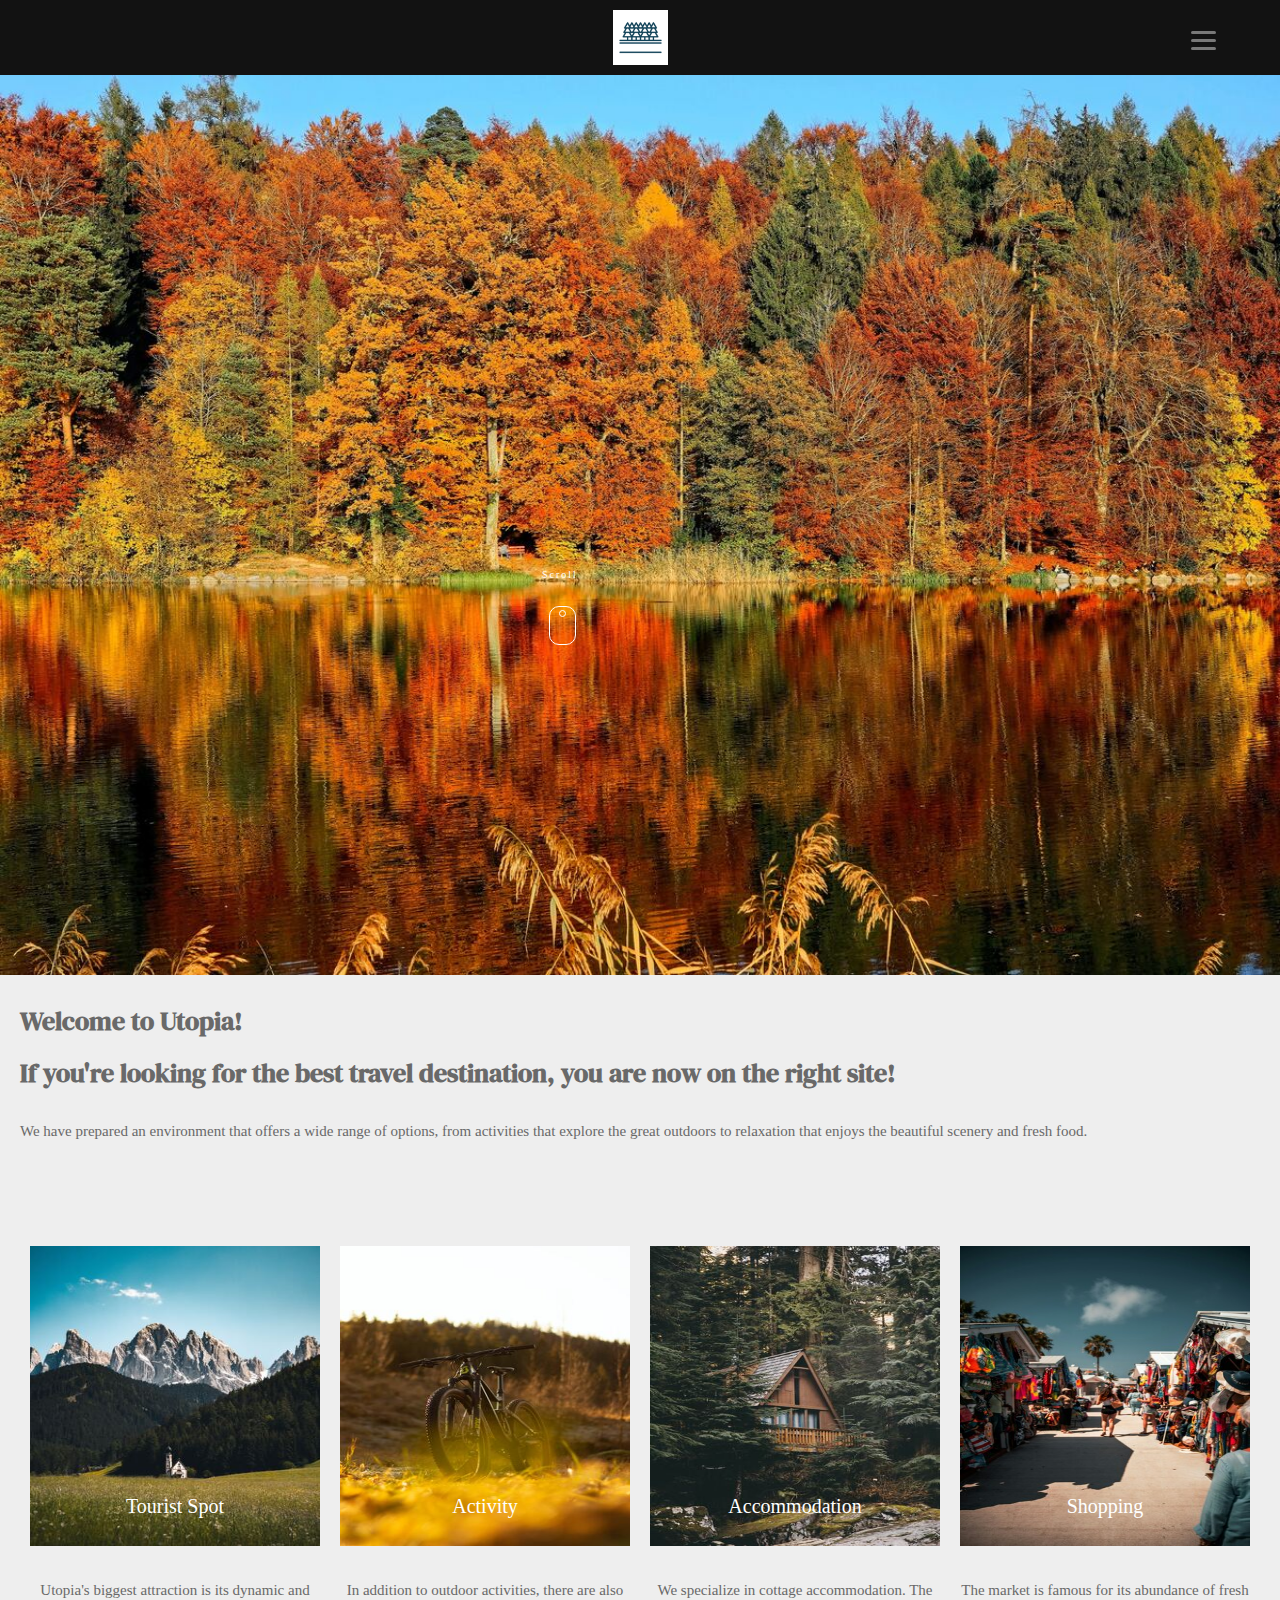
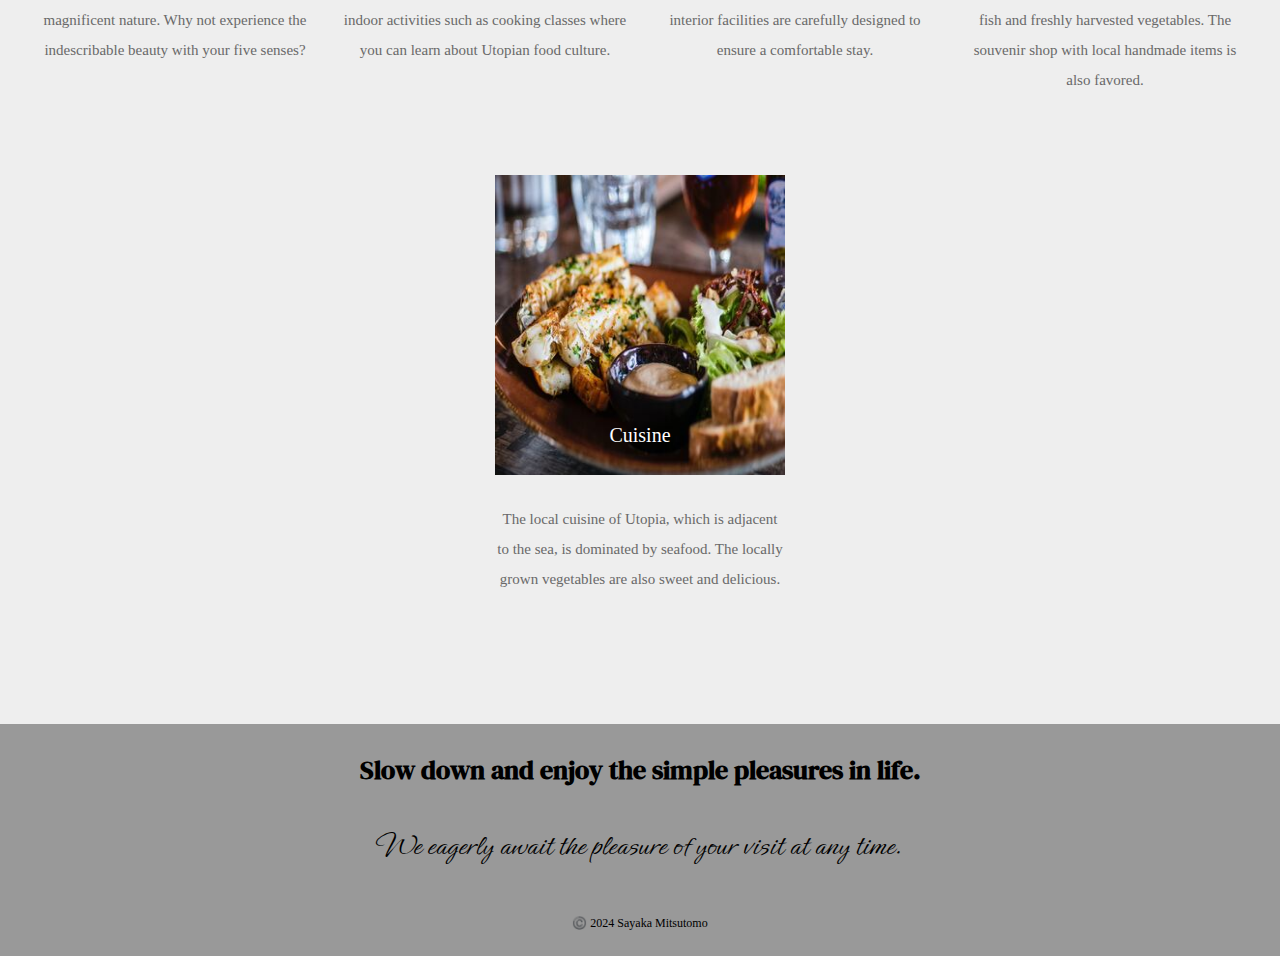
<file: index.html>
<!DOCTYPE html>
<html lang="en">
<head>
    <meta charset="UTF-8">
    <meta name="viewport" content="width=device-width, initial-scale=1.0">
    <link rel="icon" href="favicon.png"> 
    <title>Home | Utopia</title>
    <link href="/css/style.css" rel="stylesheet">
    <link rel="stylesheet" href="https://fonts.googleapis.com/css2?family=Material+Symbols+Outlined:opsz,wght,FILL,GRAD@20..48,100..700,0..1,-50..200" />
    <link rel="preconnect" href="https://fonts.googleapis.com">
    <link rel="preconnect" href="https://fonts.gstatic.com" crossorigin>
    <link href="https://fonts.googleapis.com/css2?family=DM+Serif+Display&family=Ephesis&display=swap" rel="stylesheet">
</head>
<body id="index">
    <div class="parallel-menu">
        <div class="logos">
            <a href="index.html" class="logo"><img src="images/logo.png" alt="Logo"></a> 
            <div class="hamburger-menu-icon">
                <span></span>
                <span></span>
                <span></span>
            </div>
        </div>
        <nav class="parallel-nav">
            <ul>
                <li><a href="index.html">Home</a></li>
                <li><a href="touristspot.html">Toursit Spot</a></li>
                <li><a href="activity.html">Activity</a></li>
                <li><a href="cuisine.html">Cuisine</a></li>
                <li><a href="shopping.html">Shopping</a></li>
                <li><a href="accommodation.html">Accommodation</a></li>
                <li><a href="about.html">About / Contact</a></li>
                <li><a href="photos.html">Photograph</a></li>
            </ul>
        </nav>
    </div>
    <div id="content">
        <div id="main">
            <div class="slideshow">
                <div class="slide active">
                    <img src="/images/Landscape-fall.jpg" alt="Landscape-fall" height="633px">
                </div>
                <div class="slide">
                    <img src="/images/Boat1.jpg" alt="pov-from-a-boat" height="633px">
                </div>
                <div class="slide">
                    <img src="/images/Lake1.jpg" alt="Lake" height="633px">
                </div>
                <div class="scrolldown"><span>Scroll</span></div>
                <div id="slide-text">
                    <h1>Back to Nature</h1>
                    <p>Nature is the greatest place to heal and recharge</p>
                </div>
            </div>
            <div class="matter">
                <section>
                    <h1>Welcome to Utopia!<br>If you're looking for the best travel destination, you are now on the right site!</h1>
                    <p>We have prepared an environment that offers a wide range of options, from activities that explore the great outdoors to relaxation that enjoys the beautiful scenery and fresh food.</p>
                </section>
                <div id="matter-grid">
                    <ul>
                        <li><a href="touristspot.html" class="image-link">
                                <div class="image-container">
                                    <img src="images/Mountain.jpg" alt="Mountains and grass" height="300px" width="290px">
                                </div>
                                <div class="grid-text">
                                    <p>Tourist Spot</p>
                                </div>
                            </a>
                            <div class="image-caption">
                                <p>Utopia's biggest attraction is its dynamic and magnificent nature. Why not experience the indescribable beauty with your five senses?</p>
                            </div>
                        </li>
                        <li><a href="activity.html" class="image-link">
                                <div class="image-container">
                                    <img src="images/Bike.jpg" alt="A bike in the field" height="300px" width="290px">
                                </div>
                                <div class="grid-text">
                                    <p>Activity</p>
                                </div>
                            </a>
                            <div class="image-caption">
                                <p>In addition to outdoor activities, there are also indoor activities such as cooking classes where you can learn about Utopian food culture.</p>
                            </div>
                        </li>
                        <li>
                            <a href="accommodation.html" class="image-link">
                                <div class="image-container">
                                    <img src="images/Cottage.jpg" alt="A cottage in the forest" height="300px" width="290px">
                                </div>
                                <div class="grid-text">
                                    <p>Accommodation</p>
                                </div>
                            </a>
                            <div class="image-caption">
                                <p>We specialize in cottage accommodation. The interior facilities are carefully designed to ensure a comfortable stay.</p>
                            </div>
                        </li>
                        <li>
                            <a href="shopping.html" class="image-link">
                                <div class="image-container">
                                    <img src="images/Souvenirs.jpg" alt="Souvenir shops" height="300px" width="290px">
                                </div>
                                <div class="grid-text">
                                    <p>Shopping</p>
                                </div>
                            </a>
                            <div class="image-caption">
                                <p>The market is famous for its abundance of fresh fish and freshly harvested vegetables. The souvenir shop with local handmade items is also favored.</p>
                            </div>
                        </li>
                        <li>
                            <a href="cuisine.html" class="image-link">
                                <div class="image-container">
                                    <img src="images/Cuisine.jpg" alt="Shrimps with breads" height="300px" width="290px">
                                </div>
                                <div class="grid-text">
                                    <p>Cuisine</p>
                                </div>
                            </a>
                            <div class="image-caption">
                                <p>The local cuisine of Utopia, which is adjacent to the sea, is dominated by seafood. The locally grown vegetables are also sweet and delicious.</p>
                            </div> 
                        </li>
                    </ul>
                </div>
            </div>
            <div id="footer">
                <h1>Slow down and enjoy the simple pleasures in life.</h1>
                <p>We eagerly await the pleasure of your visit at any time.</p>
                <small>©️ 2024 Sayaka Mitsutomo</small>
            </div>
        </div>
        <div id="vertical-menu">
            <div class="logo">
                <a href="index.html"><img src="images/logo.png" alt="Logo"></a> 
            </div>
            <aside class="vertical-menu-inner">
                <ul>
                    <div class="menu-bar">
                        <li><a href="index.html">
                            <span class="material-symbols-outlined">home</span>
                            <span class="icon-text">Home</span></a></li>
                    </div>
                    <div class="dropdown">
                        <div class="menu-bar">
                            <li><a href="touristspot.html">
                                <span class="material-symbols-outlined">flag</span>
                                <span class="icon-text">Tourist Spot</span>
                                <span class="material-symbols-outlined arrow">chevron_right</span></a></li>
                        </div>
                        <ul class="dropdown-menu">
                            <li><a href="touristspot.html#mountain">Mountain</a></li>
                            <li><a href="touristspot.html#lake">Lake</a></li>
                            <li><a href="touristspot.html#beach">Beach</a></li>
                        </ul>
                    </div>
                    <div class="dropdown">
                        <div class="menu-bar">
                            <li><a href="activity.html">
                                <span class="material-symbols-outlined">directions_run</span>
                                <span class="icon-text">Activity</span>
                                <span class="material-symbols-outlined arrow">chevron_right</span></a></li>
                        </div>
                        <ul class="dropdown-menu">
                            <li><a href="activity.html#bike">Bike</a></li>
                            <li><a href="activity.html#off-roading">Off-Roading</a></li>
                            <li><a href="activity.html#boat">Boat</a></li>
                            <li><a href="activity.html#cooking">Cooking</a></li>
                        </ul>
                    </div>
                    <div class="menu-bar">
                        <li><a href="cuisine.html">
                            <span class="material-symbols-outlined">restaurant</span>
                            <span class="icon-text">Cuisine</span></a></li>
                    </div>
                    <div class="dropdown">
                        <div class="menu-bar">
                            <li><a href="shopping.html">
                                <span class="material-symbols-outlined">local_mall</span>
                                <span class="icon-text">Shopping</span>
                                <span class="material-symbols-outlined arrow">chevron_right</span></a></li>
                        </div>
                        <ul class="dropdown-menu">
                            <li><a href="shopping.html#farmersmarket">Farmer's Market</a></li>
                            <li><a href="shopping.html#souvenirshop">Souvenir Shop</a></li>
                        </ul>
                    </div>
                    <div class="menu-bar">
                        <li><a href="accommodation.html">
                            <span class="material-symbols-outlined">bed</span>
                            <span class="icon-text">Accommodation</span></a></li>
                        </div>
                    <div class="menu-bar">
                        <li><a href="about.html">
                            <span class="material-symbols-outlined">star</span>
                            <span class="icon-text">About / Contact</span></a></li>
                    </div>
                </ul>
            </aside>
            <a href="photos.html"><span class="material-symbols-outlined" id="grid-icon">grid_view</span></a>
        </div>
    </div>
    <script src="/js/utopia.js"></script>
</body>
</html>
</file>
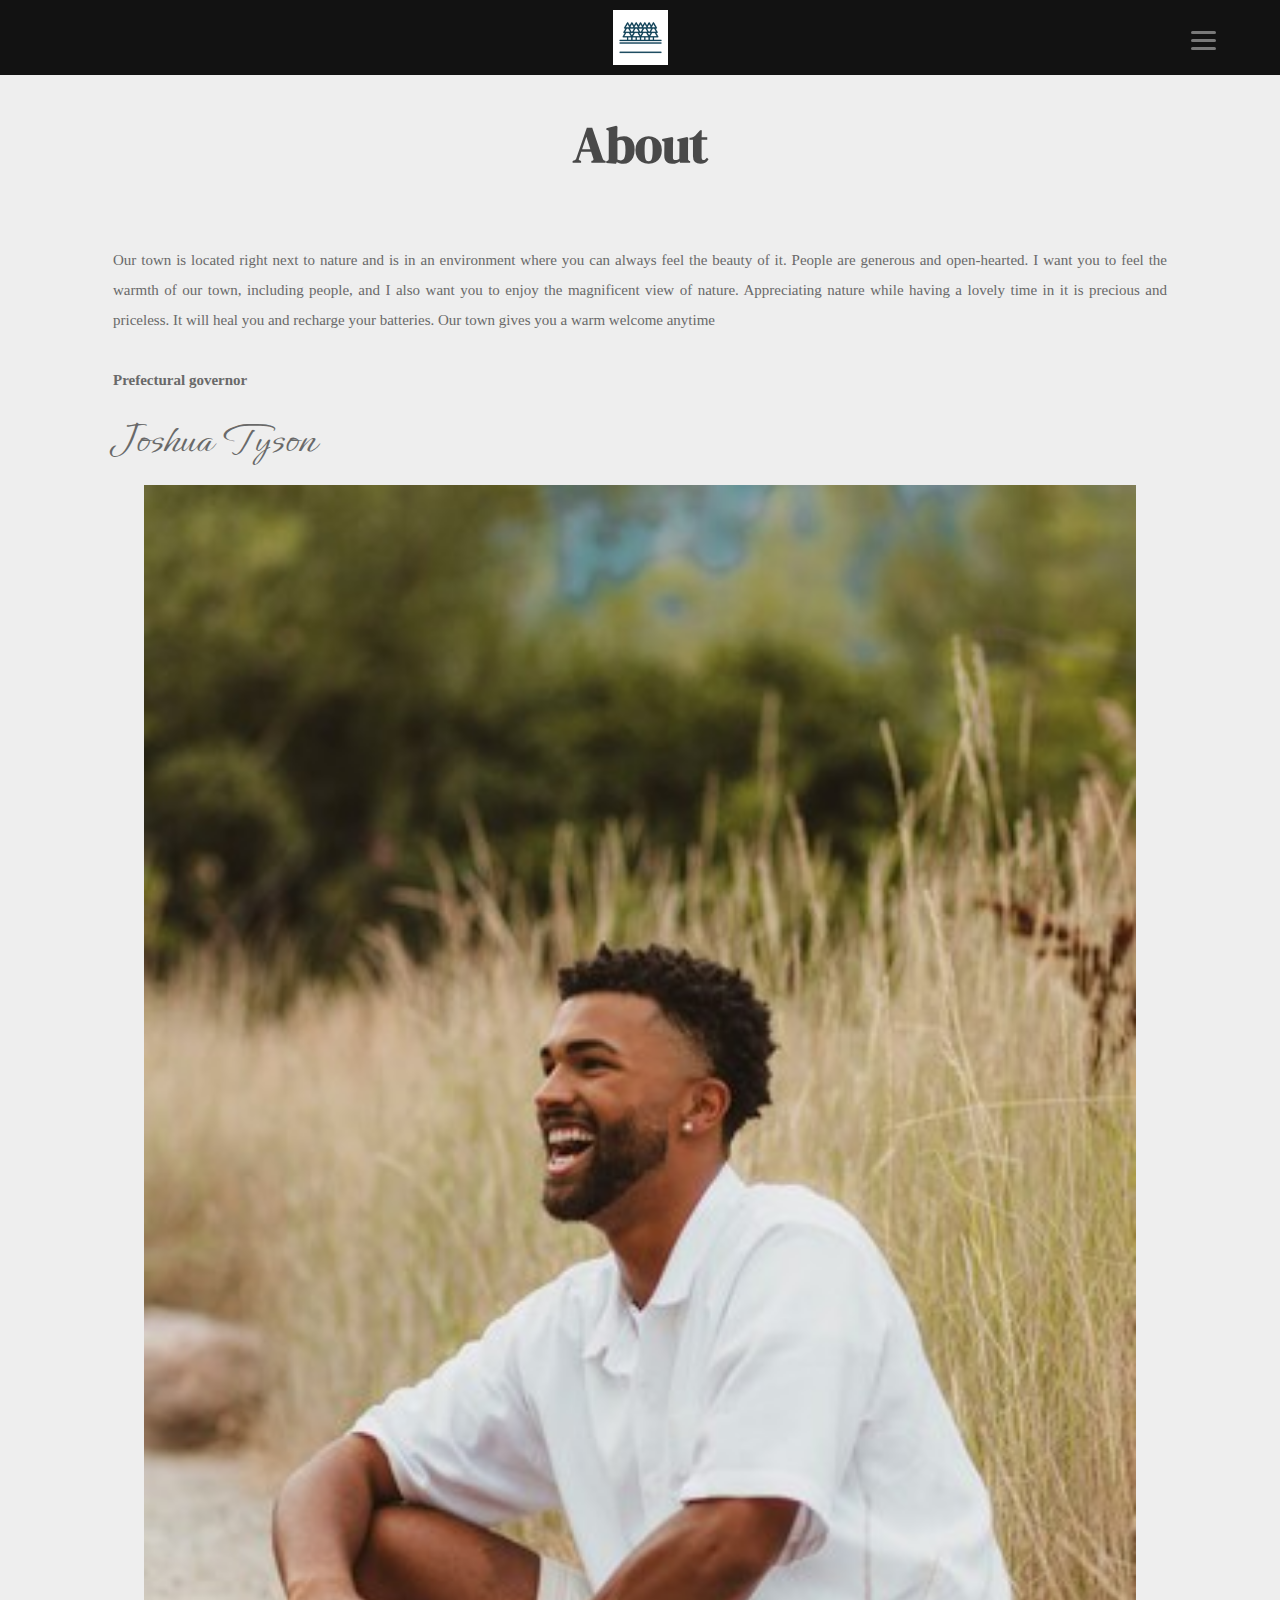
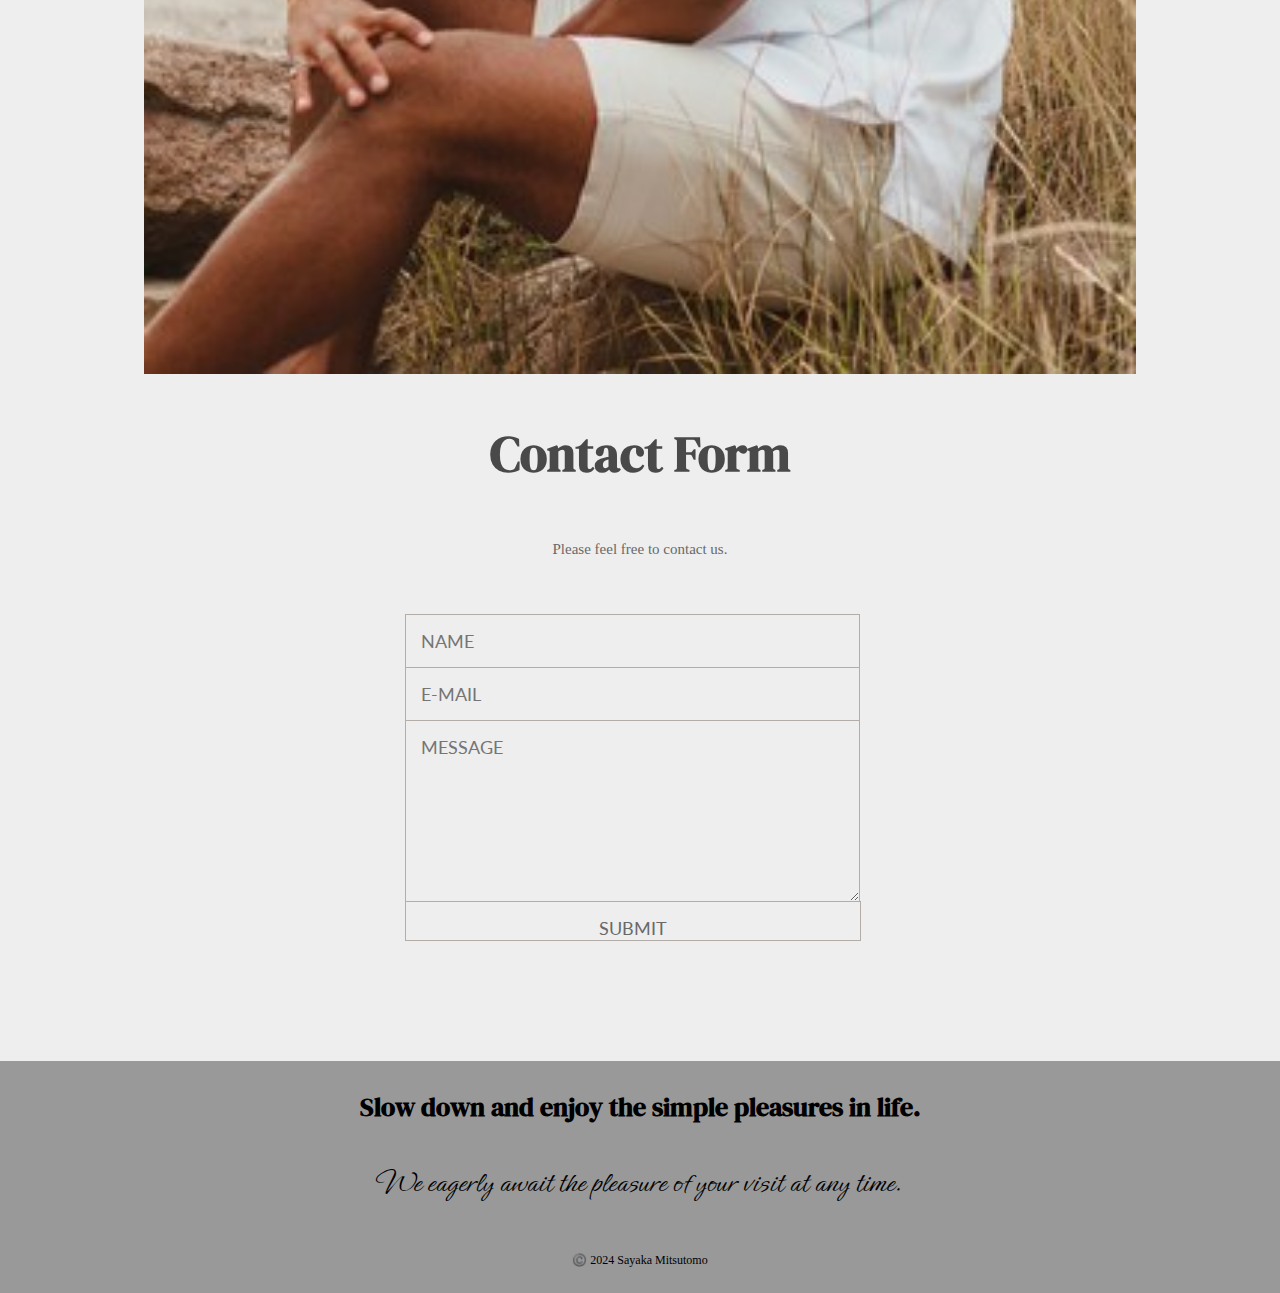
<file: about.html>
<!DOCTYPE html>
<html lang="en">
<head>
    <meta charset="UTF-8">
    <meta name="viewport" content="width=device-width, initial-scale=1.0">
    <link rel="icon" href="favicon.png"> 
    <title>About | Utopia</title>
    <link href="/css/style.css" rel="stylesheet">
    <link rel="stylesheet" href="https://fonts.googleapis.com/css2?family=Material+Symbols+Outlined:opsz,wght,FILL,GRAD@20..48,100..700,0..1,-50..200" />
    <link rel="preconnect" href="https://fonts.googleapis.com">
    <link rel="preconnect" href="https://fonts.gstatic.com" crossorigin>
    <link href="https://fonts.googleapis.com/css2?family=DM+Serif+Display&family=Ephesis&family=Lato:wght@100;300;400&display=swap" rel="stylesheet">
</head>
<body id="about">
    <div class="parallel-menu">
        <div class="logos">
            <a href="index.html" class="logo"><img src="images/logo.png" alt="Logo"></a> 
            <div class="hamburger-menu-icon">
                <span></span>
                <span></span>
                <span></span>
            </div>
        </div>
        <nav class="parallel-nav">
            <ul>
                <li><a href="index.html">Home</a></li>
                <li><a href="touristspot.html">Toursit Spot</a></li>
                <li><a href="activity.html">Activity</a></li>
                <li><a href="cuisine.html">Cuisine</a></li>
                <li><a href="shopping.html">Shopping</a></li>
                <li><a href="accommodation.html">Accommodation</a></li>
                <li><a href="about.html">About / Contact</a></li>
                <li><a href="photos.html">Photograph</a></li>
            </ul>
        </nav>
    </div>
    <div id="content">
        <div id="main">
            <div class="matter">
                <h1 class="main-h1">About</h1>
                <div class="mayor">
                    <p>Our town is located right next to nature and is in an environment where you can always feel the beauty of it. People are generous and open-hearted. I want you to feel the warmth of our town, including people, and I also want you to enjoy the magnificent view of nature. Appreciating nature while having a lovely time in it is precious and priceless. It will heal you and recharge your batteries. Our town gives you a warm welcome anytime<br><br><span id="title">Prefectural governor</span><br><span id="name">Joshua Tyson</span></p>
                    <img src="/images/Mayor2.jpg" alt="Smiling Mayor">
                </div>
                <div class="contact-form">
                    <h1 class="main-h1">Contact Form</h1>
                    <p>Please feel free to contact us.</p>
                    <form id="form" method="POST" name="contact-form" netlify>
                        <input id="name" name="name" type="text" placeholder="NAME" autocomplete="name" required>
                        <input id="email" name="email" type="email" placeholder="E-MAIL" autocomplete="email" required>
                        <textarea id="message" name="message" type="text" placeholder="MESSAGE" required></textarea>
                        <input id="submit" type="submit" value="SUBMIT">
                    </form>
                </div>
            </div>
            <div id="footer">
                <h1>Slow down and enjoy the simple pleasures in life.</h1>
                <p>We eagerly await the pleasure of your visit at any time.</p>
                <small>©️ 2024 Sayaka Mitsutomo</small>
            </div>
        </div>
        <div id="vertical-menu">
            <div class="logo">
                <a href="index.html"><img src="images/logo.png" alt="Logo"></a> 
            </div>
            <aside class="vertical-menu-inner">
                <ul>
                    <div class="menu-bar">
                        <li><a href="index.html">
                            <span class="material-symbols-outlined">home</span>
                            <span class="icon-text">Home</span></a></li>
                    </div>
                    <div class="dropdown">
                        <div class="menu-bar">
                            <li><a href="touristspot.html">
                                <span class="material-symbols-outlined">flag</span>
                                <span class="icon-text">Tourist Spot</span>
                                <span class="material-symbols-outlined arrow">chevron_right</span></a></li>
                        </div>
                        <ul class="dropdown-menu">
                            <li><a href="touristspot.html#mountain">Mountain</a></li>
                            <li><a href="touristspot.html#lake">Lake</a></li>
                            <li><a href="touristspot.html#beach">Beach</a></li>
                        </ul>
                    </div>
                    <div class="dropdown">
                        <div class="menu-bar">
                            <li><a href="activity.html">
                                <span class="material-symbols-outlined">directions_run</span>
                                <span class="icon-text">Activity</span>
                                <span class="material-symbols-outlined arrow">chevron_right</span></a></li>
                        </div>
                        <ul class="dropdown-menu">
                            <li><a href="activity.html#bike">Bike</a></li>
                            <li><a href="activity.html#off-roading">Off-Roading</a></li>
                            <li><a href="activity.html#boat">Boat</a></li>
                            <li><a href="activity.html#cooking">Cooking</a></li>
                        </ul>
                    </div>
                    <div class="menu-bar">
                        <li><a href="cuisine.html">
                            <span class="material-symbols-outlined">restaurant</span>
                            <span class="icon-text">Cuisine</span></a></li>
                    </div>
                    <div class="dropdown">
                        <div class="menu-bar">
                            <li><a href="shopping.html">
                                <span class="material-symbols-outlined">local_mall</span>
                                <span class="icon-text">Shopping</span>
                                <span class="material-symbols-outlined arrow">chevron_right</span></a></li>
                        </div>
                        <ul class="dropdown-menu">
                            <li><a href="shopping.html#farmersmarket">Farmer's Market</a></li>
                            <li><a href="shopping.html#souvenirshop">Souvenir Shop</a></li>
                        </ul>
                    </div>
                    <div class="menu-bar">
                        <li><a href="accommodation.html">
                            <span class="material-symbols-outlined">bed</span>
                            <span class="icon-text">Accommodation</span></a></li>
                        </div>
                    <div class="menu-bar">
                        <li><a href="about.html">
                            <span class="material-symbols-outlined">star</span>
                            <span class="icon-text">About / Contact</span></a></li>
                    </div>
                </ul>
            </aside>
            <a href="photos.html"><span class="material-symbols-outlined" id="grid-icon">grid_view</span></a>
        </div>
    </div>
    <script src="/js/utopia.js"></script>
</body>
</html>
</file>
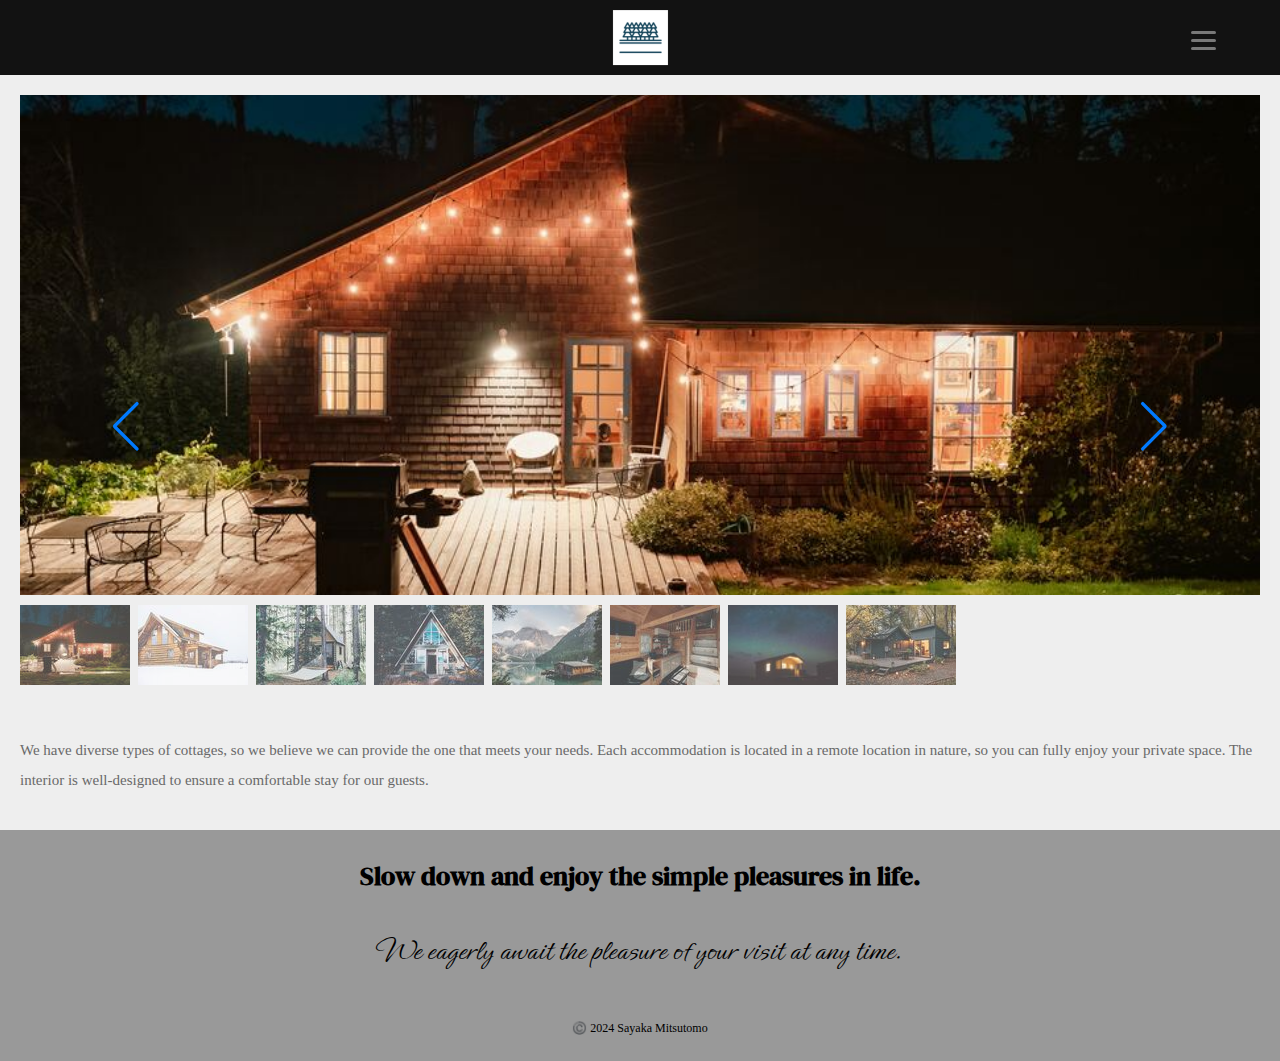
<file: accommodation.html>
<!DOCTYPE html>
<html lang="en">
<head>
    <meta charset="UTF-8">
    <meta name="viewport" content="width=device-width, initial-scale=1.0">
    <link rel="icon" href="favicon.png"> 
    <title>Accommodation | Utopia</title>
    <link rel="stylesheet" href="/css/style.css">
    <link rel="stylesheet" href="/css/swiper-bundle.min.css"/>
    <link rel="stylesheet" href="https://fonts.googleapis.com/css2?family=Material+Symbols+Outlined:opsz,wght,FILL,GRAD@20..48,100..700,0..1,-50..200" />
    <link rel="preconnect" href="https://fonts.googleapis.com">
    <link rel="preconnect" href="https://fonts.gstatic.com" crossorigin>
    <link rel="stylesheet" href="https://fonts.googleapis.com/css2?family=DM+Serif+Display&family=Ephesis&display=swap">
</head>
<body id="accommodation">
    <div class="parallel-menu">
        <div class="logos">
            <a href="index.html" class="logo"><img src="images/logo.png" alt="Logo"></a> 
            <div class="hamburger-menu-icon">
                <span></span>
                <span></span>
                <span></span>
            </div>
        </div>
        <nav class="parallel-nav">
            <ul>
                <li><a href="index.html">Home</a></li>
                <li><a href="touristspot.html">Toursit Spot</a></li>
                <li><a href="activity.html">Activity</a></li>
                <li><a href="cuisine.html">Cuisine</a></li>
                <li><a href="shopping.html">Shopping</a></li>
                <li><a href="accommodation.html">Accommodation</a></li>
                <li><a href="about.html">About / Contact</a></li>
                <li><a href="photos.html">Photograph</a></li>
            </ul>
        </nav>
    </div>
    <div id="content">
        <div id="main">
            <div class="matter">
                <div class="swiper-container mySwiper">
                    <div class="swiper-wrapper">
                        <div class="swiper-slide"><img src="/images/main-swiper1.jpg" alt="A cottage with illuminations" height="500px"></div>
                        <div class="swiper-slide"><img src="/images/main-swiper2.jpg" alt="A cottage in snow" height="500px"></div>
                        <div class="swiper-slide"><img src="/images/main-swiper3.jpg" alt="A triangle shaped cottage" height="500px"></div>
                        <div class="swiper-slide"><img src="/images/main-swiper4.jpg" alt="A cottage in the lake" height="500px"></div>
                        <div class="swiper-slide"><img src="/images/main-swiper5.jpg" alt="Countless shining stars above the cottage" height="500px"></div>
                        <div class="swiper-slide"><img src="/images/main-swiper6.jpg" alt="An interior of a cottage" height="500px"></div>
                        <div class="swiper-slide"><img src="/images/main-swiper7.jpg" alt="A cottage and hammock hanging in the garden" height="500px"></div>
                        <div class="swiper-slide"><img src="/images/main-swiper8.jpg" alt="A black wall cottage in the wood" height="500px"></div>
                    </div>
                </div>
                <div class="swiper-button-prev"></div>
                <div class="swiper-button-next"></div>
                <div class="thumbs-container">
                    <div class="swiper-wrapper">
                        <div class="thumb-slide"><img src="/images/thumbs1.jpg" alt="A cottage with illuminations"></div>
                        <div class="thumb-slide"><img src="/images/thumbs2.jpg" alt="A cottage in snow"></div>
                        <div class="thumb-slide"><img src="/images/thumbs3.jpg" alt="A triangle shaped cottage"></div>
                        <div class="thumb-slide"><img src="/images/thumbs4.jpg" alt="A cottage in the lake"></div>
                        <div class="thumb-slide"><img src="/images/thumbs5.jpg" alt="Countless shining stars above the cottage"></div>
                        <div class="thumb-slide"><img src="/images/thumbs6.jpg" alt="An interior of a cottage"></div>
                        <div class="thumb-slide"><img src="/images/thumbs7.jpg" alt="A cottage and hammock hanging in the garden"></div>
                        <div class="thumb-slide"><img src="/images/thumbs8.jpg" alt="A black wall cottage in the wood"></div>
                    </div>
                </div>
                <p>We have diverse types of cottages, so we believe we can provide the one that meets your needs. Each accommodation is located in a remote location in nature, so you can fully enjoy your private space. The interior is well-designed to ensure a comfortable stay for our guests.</p>
            </div>
            <div id="footer">
                <h1>Slow down and enjoy the simple pleasures in life.</h1>
                <p>We eagerly await the pleasure of your visit at any time.</p>
                <small>©️ 2024 Sayaka Mitsutomo</small>
            </div>
        </div>
        <div id="vertical-menu">
            <div class="logo">
                <a href="index.html"><img src="images/logo.png" alt="Logo"></a> 
            </div>
            <aside class="vertical-menu-inner">
                <ul>
                    <div class="menu-bar">
                        <li><a href="index.html">
                            <span class="material-symbols-outlined">home</span>
                            <span class="icon-text">Home</span></a></li>
                    </div>
                    <div class="dropdown">
                        <div class="menu-bar">
                            <li><a href="touristspot.html">
                                <span class="material-symbols-outlined">flag</span>
                                <span class="icon-text">Tourist Spot</span>
                                <span class="material-symbols-outlined arrow">chevron_right</span></a></li>
                        </div>
                        <ul class="dropdown-menu">
                            <li><a href="touristspot.html#mountain">Mountain</a></li>
                            <li><a href="touristspot.html#lake">Lake</a></li>
                            <li><a href="touristspot.html#beach">Beach</a></li>
                        </ul>
                    </div>
                    <div class="dropdown">
                        <div class="menu-bar">
                            <li><a href="activity.html">
                                <span class="material-symbols-outlined">directions_run</span>
                                <span class="icon-text">Activity</span>
                                <span class="material-symbols-outlined arrow">chevron_right</span></a></li>
                        </div>
                        <ul class="dropdown-menu">
                            <li><a href="activity.html#bike">Bike</a></li>
                            <li><a href="activity.html#off-roading">Off-Roading</a></li>
                            <li><a href="activity.html#boat">Boat</a></li>
                            <li><a href="activity.html#cooking">Cooking</a></li>
                        </ul>
                    </div>
                    <div class="menu-bar">
                        <li><a href="cuisine.html">
                            <span class="material-symbols-outlined">restaurant</span>
                            <span class="icon-text">Cuisine</span></a></li>
                    </div>
                    <div class="dropdown">
                        <div class="menu-bar">
                            <li><a href="shopping.html">
                                <span class="material-symbols-outlined">local_mall</span>
                                <span class="icon-text">Shopping</span>
                                <span class="material-symbols-outlined arrow">chevron_right</span></a></li>
                        </div>
                        <ul class="dropdown-menu">
                            <li><a href="shopping.html#farmersmarket">Farmer's Market</a></li>
                            <li><a href="shopping.html#souvenirshop">Souvenir Shop</a></li>
                        </ul>
                    </div>
                    <div class="menu-bar">
                        <li><a href="accommodation.html">
                            <span class="material-symbols-outlined">bed</span>
                            <span class="icon-text">Accommodation</span></a></li>
                        </div>
                    <div class="menu-bar">
                        <li><a href="about.html">
                            <span class="material-symbols-outlined">star</span>
                            <span class="icon-text">About / Contact</span></a></li>
                    </div>
                </ul>
            </aside>
            <a href="photos.html"><span class="material-symbols-outlined" id="grid-icon">grid_view</span></a>
        </div>
    </div>
    <script src="/js/swiper-bundle.min.js"></script>
    <script src="/js/utopia.js"></script>
</body>
</html>
</file>
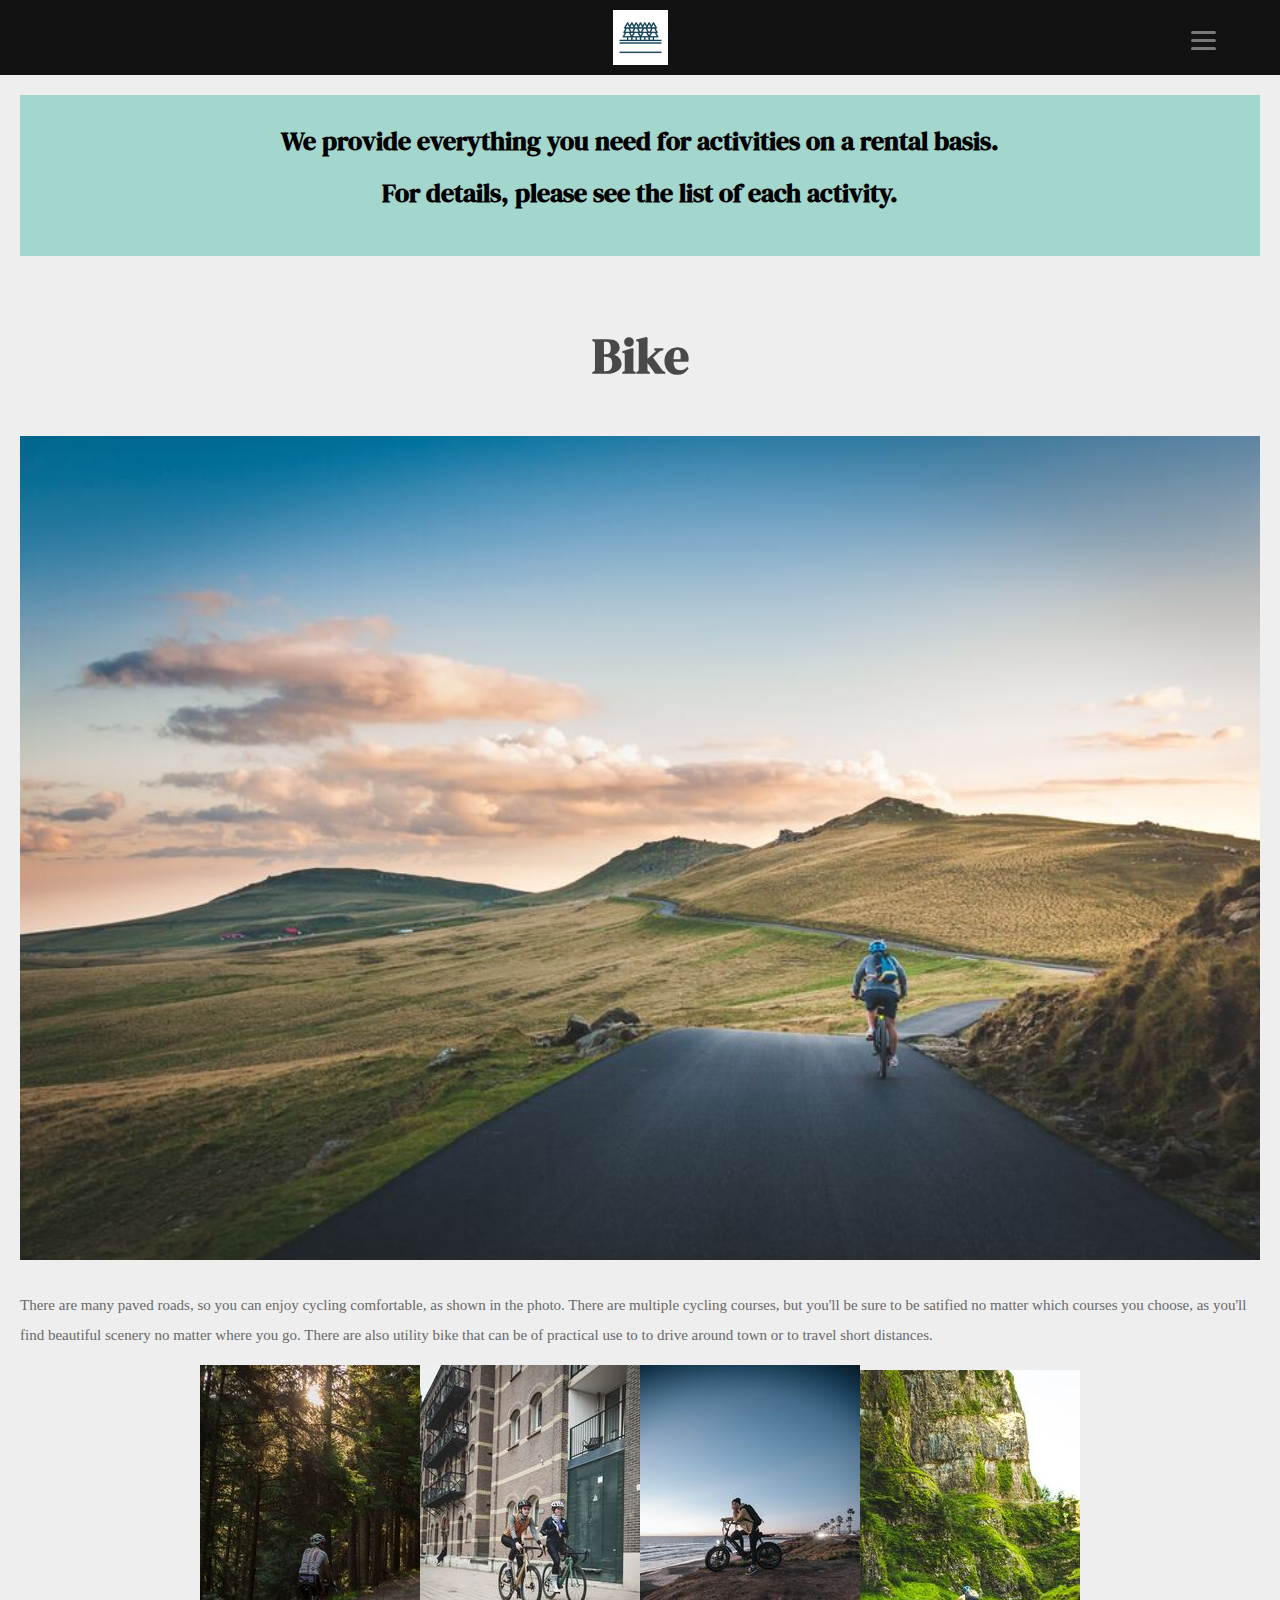
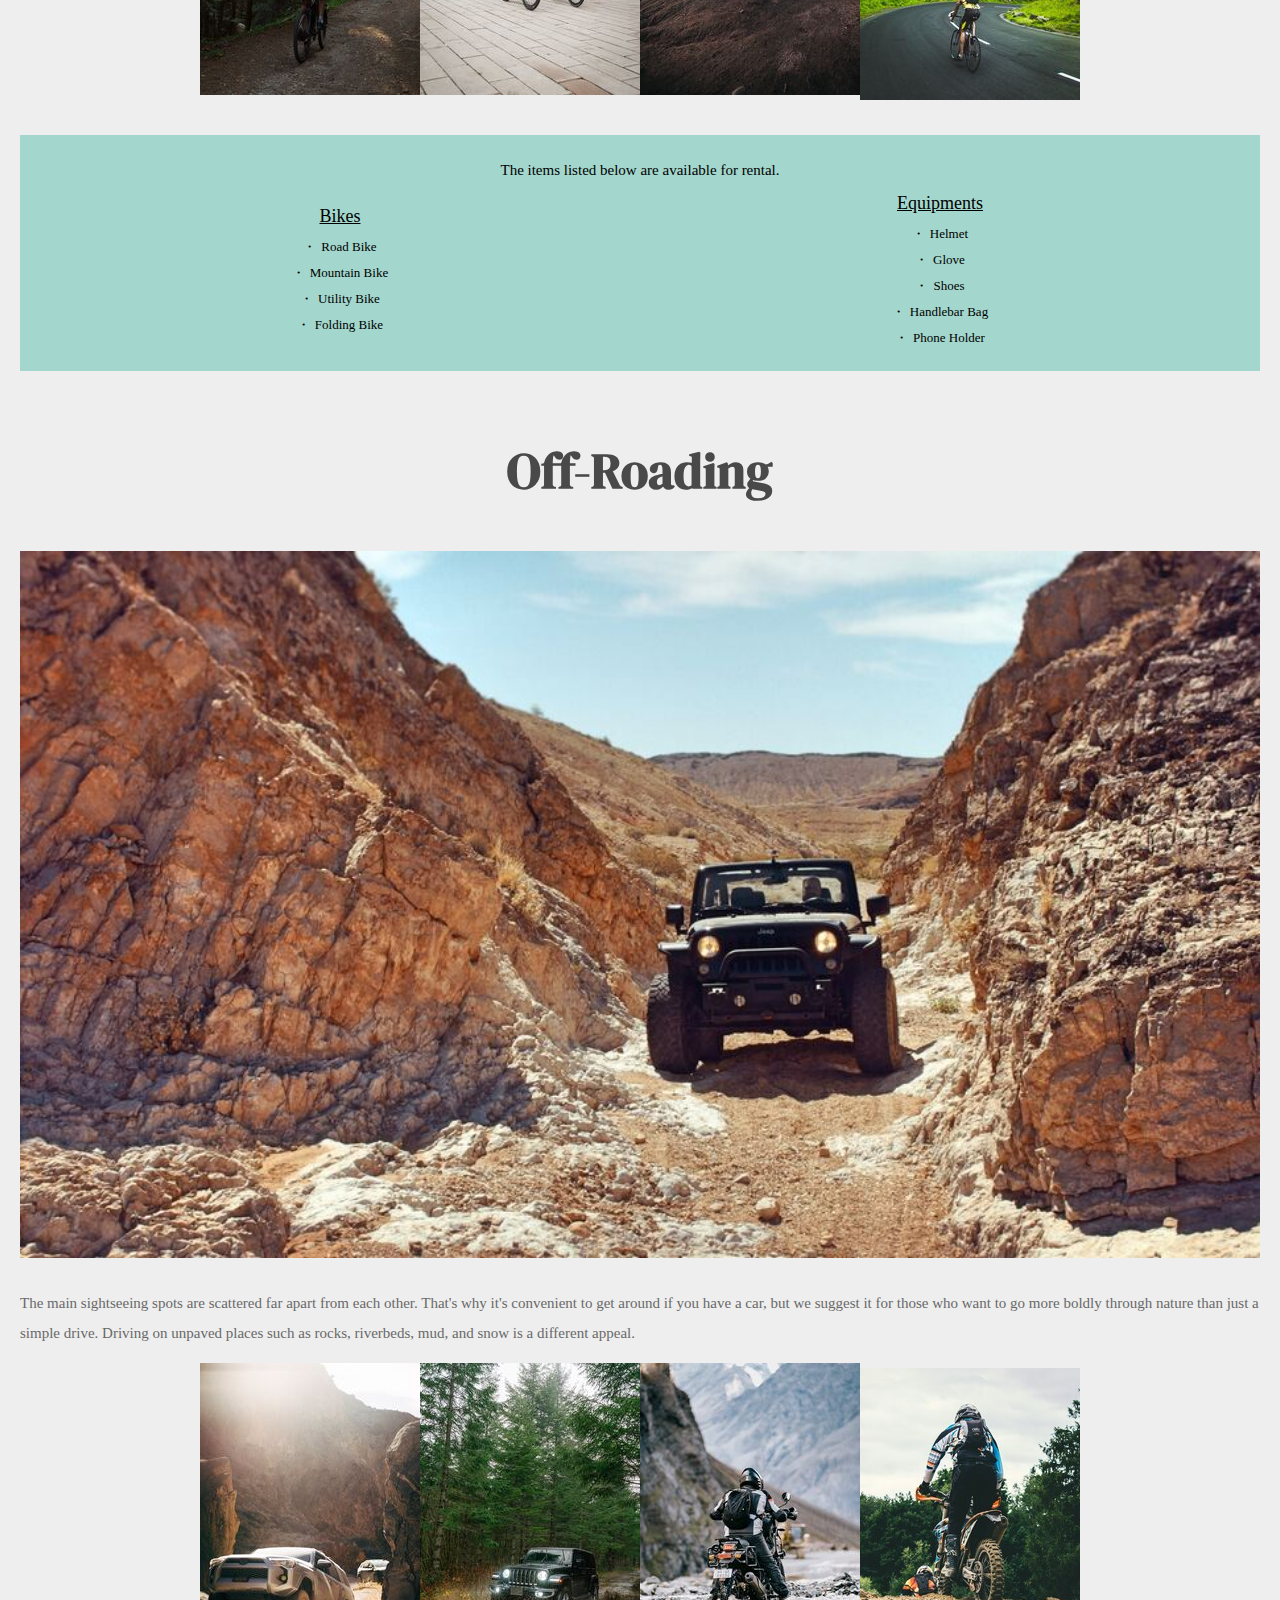
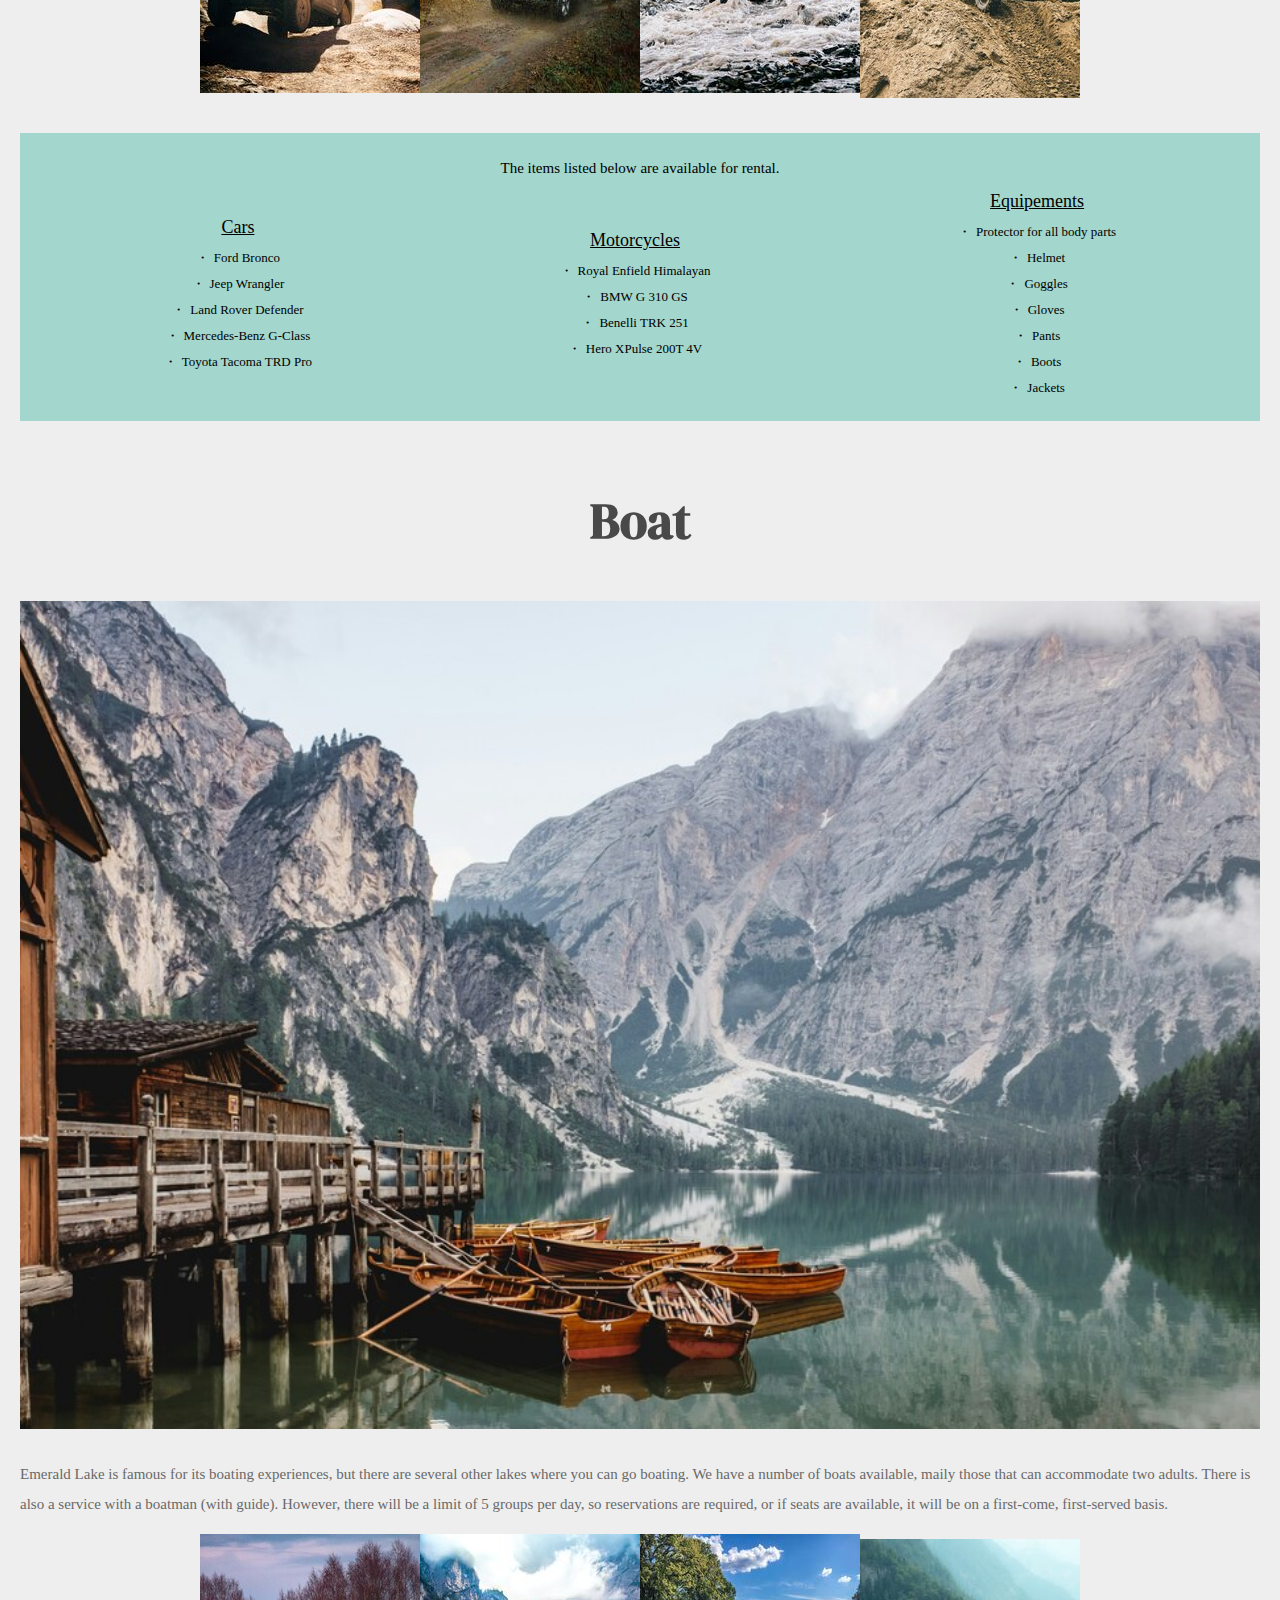
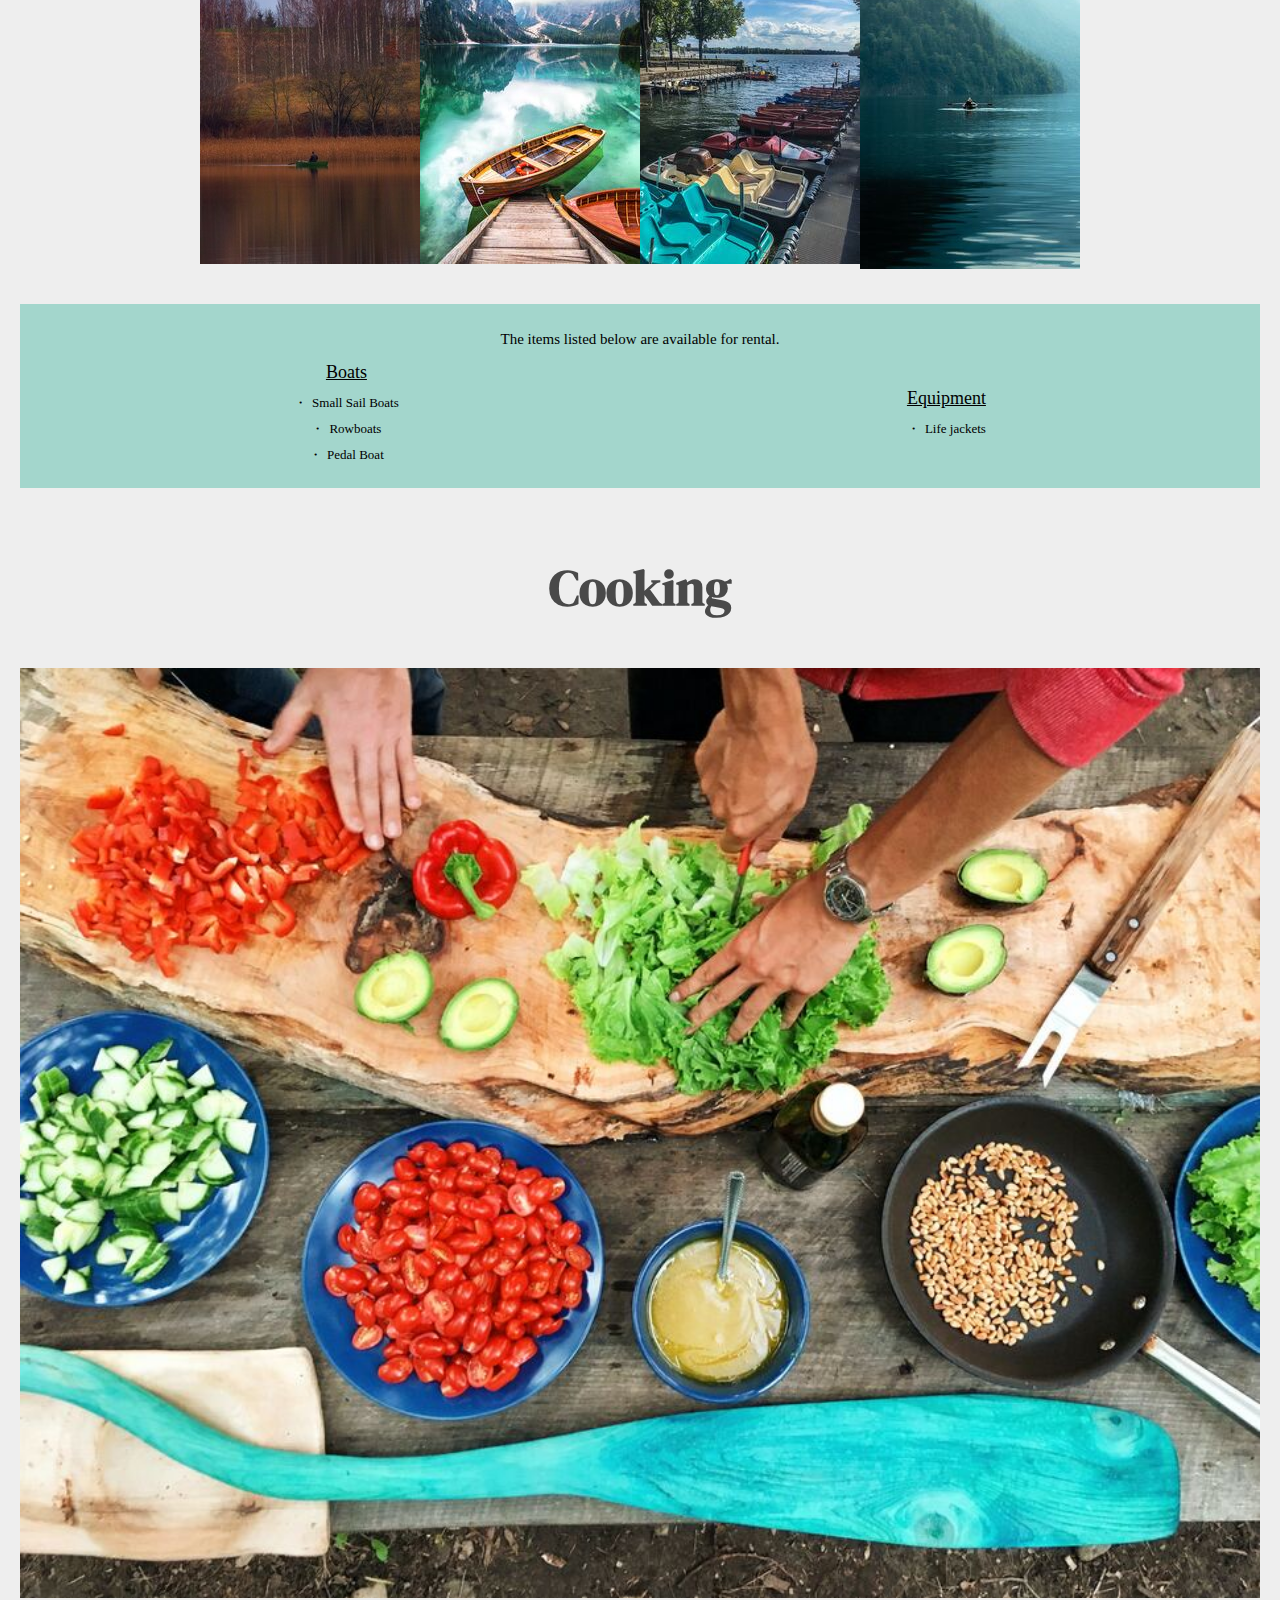
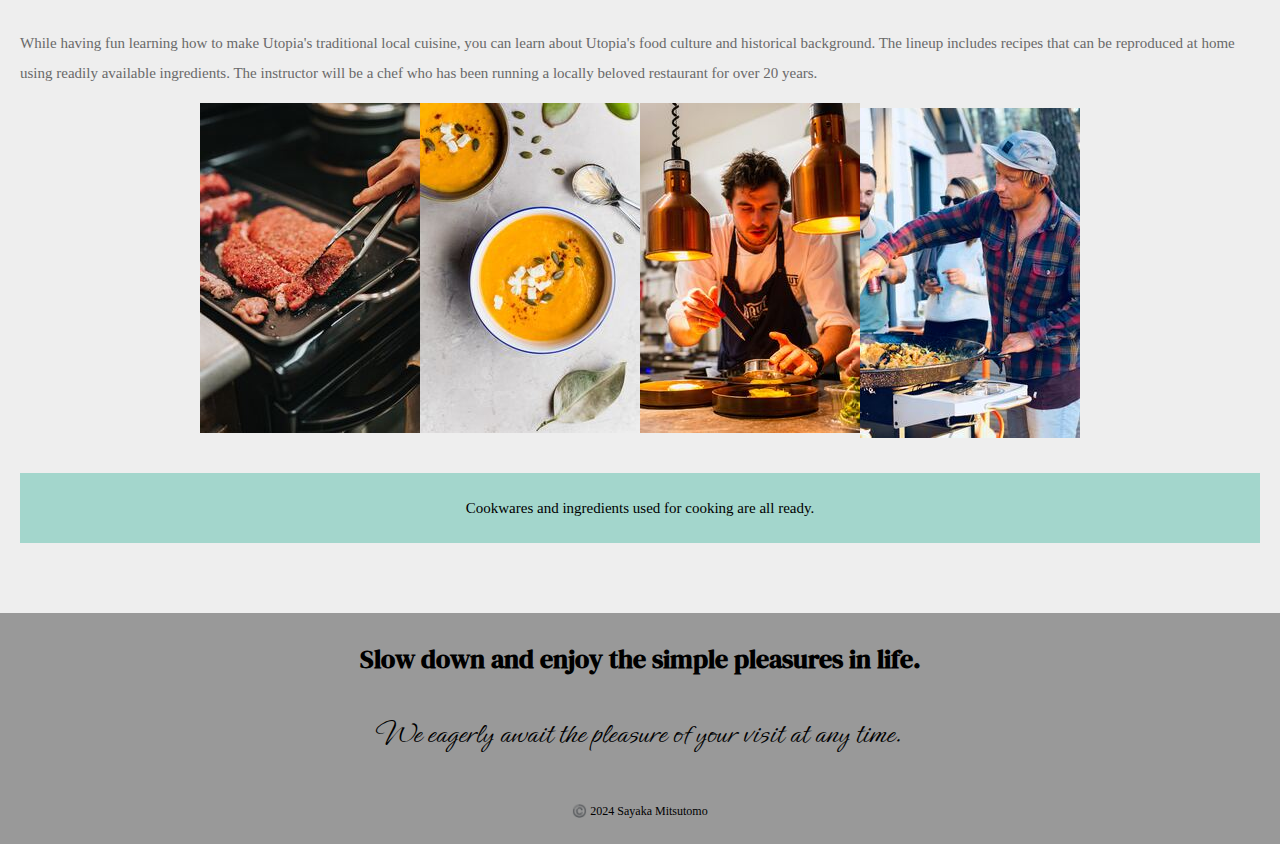
<file: activity.html>
<!DOCTYPE html>
<html lang="en">
<head>
    <meta charset="UTF-8">
    <meta name="viewport" content="width=device-width, initial-scale=1.0">
    <link rel="icon" href="favicon.png"> 
    <title>Activity | Utopia</title>
    <link href="/css/style.css" rel="stylesheet">
    <link rel="stylesheet" href="https://fonts.googleapis.com/css2?family=Material+Symbols+Outlined:opsz,wght,FILL,GRAD@20..48,100..700,0..1,-50..200" />
    <link rel="preconnect" href="https://fonts.googleapis.com">
    <link rel="preconnect" href="https://fonts.gstatic.com" crossorigin>
    <link href="https://fonts.googleapis.com/css2?family=DM+Serif+Display&family=Ephesis&display=swap" rel="stylesheet">
</head>
<body id="activity">
    <div class="parallel-menu">
        <div class="logos">
            <a href="index.html" class="logo"><img src="images/logo.png" alt="Logo"></a> 
            <div class="hamburger-menu-icon">
                <span></span>
                <span></span>
                <span></span>
            </div>
        </div>
        <nav class="parallel-nav">
            <ul>
                <li><a href="index.html">Home</a></li>
                <li><a href="touristspot.html">Toursit Spot</a></li>
                <li><a href="activity.html">Activity</a></li>
                <li><a href="cuisine.html">Cuisine</a></li>
                <li><a href="shopping.html">Shopping</a></li>
                <li><a href="accommodation.html">Accommodation</a></li>
                <li><a href="about.html">About / Contact</a></li>
                <li><a href="photos.html">Photograph</a></li>
            </ul>
        </nav>
    </div>
    <div id="content">
        <div id="main">
            <div class="matter">
                <div class="info">
                    <h1>We provide everything you need for activities on a rental basis.<br> For details, please see the list of each activity.</h1>
                </div>
                <h1 class="main-h1" id="bike">Bike</h1>
                <div class="vertical-format">
                    <img src="/images/Cycling.jpg" alt="A man running dashingly on a bicycle along a road in the mountains">
                    <p>There are many paved roads, so you can enjoy cycling comfortable, as shown in the photo. There are multiple cycling courses, but you'll be sure to be satified no matter which courses you choose, as you'll find beautiful scenery no matter where you go. There are also utility bike that can be of practical use to to drive around town or to travel short distances.</p>
                </div>
                <div class="aligned-photos">
                    <img src="/images/CyclingInTheMountain.jpg" alt="A man cycling in the mountain">
                    <img src="/images/Cycling-in-city.jpg" alt="Two people cycling in a city">
                    <img src="/images/StopByTheSheshore.jpg" alt="A woman riding a bike stop by the seashore">
                    <img src="/images/the-foot-of-the-mountain.jpg" alt="Cycling the foot of the mountain">
                </div>
                <div class="info">
                    <p>The items listed below are available for rental.</p>
                    <div class="flex-box">
                        <ul class="items">
                            <p>Bikes</p>
                            <li>Road Bike</li>
                            <li>Mountain Bike</li>
                            <li>Utility Bike</li>
                            <li>Folding Bike</li>
                        </ul>
                        <ul class="items">
                            <p>Equipments</p>
                            <li>Helmet</li>
                            <li>Glove</li>
                            <li>Shoes</li>
                            <li>Handlebar Bag</li>
                            <li>Phone Holder</li>
                        </ul>
                    </div>
                </div>
                <h1 class="main-h1" id="off-roading">Off-Roading</h1>
                <div class="vertical-format">  
                    <img src="/images/Jeep.jpg" alt="An off-roading jeep">
                    <p>The main sightseeing spots are scattered far apart from each other. That's why it's convenient to get around if you have a car, but we suggest it for those who want to go more boldly through nature than just a simple drive. Driving on unpaved places such as rocks, riverbeds, mud, and snow is a different appeal.</p>
                </div>
                <div class="aligned-photos">
                    <img src="/images/OffRoading1.jpg" alt="A car is off-roading amoung rocks">
                    <img src="/images/OffRoading2.jpg" alt="A car is off-roading in the mountain">
                    <img src="/images/OffRoading3.jpg" alt="Off-roading bike in the middle of the river">
                    <img src="/images/OffRoading4.jpg" alt="Off-roading bike in the mud">
                </div>
                <div class="info">
                    <p>The items listed below are available for rental.</p>
                    <div class="flex-box">
                        <ul class="items"> 
                            <p>Cars</p>
                            <li>Ford Bronco</li>
                            <li>Jeep Wrangler</li>
                            <li>Land Rover Defender</li>
                            <li>Mercedes-Benz G-Class</li>
                            <li>Toyota Tacoma TRD Pro</li>
                        </ul>
                        <ul class="items">
                            <p>Motorcycles</p>
                            <li>Royal Enfield Himalayan</li>
                            <li>BMW G 310 GS</li>
                            <li>Benelli TRK 251</li>
                            <li>Hero XPulse 200T 4V</li>
                        </ul>
                        <ul class="items">
                            <p>Equipements</p>
                            <li>Protector for all body parts</li>
                            <li>Helmet</li>
                            <li>Goggles</li>
                            <li>Gloves</li>
                            <li>Pants</li>
                            <li>Boots</li>
                            <li>Jackets</li>
                        </ul>
                    </div>
                </div>
                <h1 class="main-h1" id="boat">Boat</h1>
                <div class="vertical-format">
                    <img src="/images/Boats.jpg" alt="Rowboats floating on winter lake">
                    <p>Emerald Lake is famous for its boating experiences, but there are several other lakes where you can go boating. We have a number of boats available, maily those that can accommodate two adults. There is also a service with a boatman (with guide). However, there will be a limit of 5 groups per day, so reservations are required, or if seats are available, it will be on a first-come, first-served basis.</p>
                </div>
                <div class="aligned-photos">
                    <img src="/images/Rowboat1.jpg" alt="Rowboating in autumn">
                    <img src="/images/Rowboat2.jpg" alt="A rowboat floating on the lake">
                    <img src="/images/Rowboat3.jpg" alt="Aligned colorful pedal boats">
                    <img src="/images/Rowboat4.jpg" alt="Rowboating in the lake in light fog">
                </div>
                <div class="info">
                    <p>The items listed below are available for rental.</p>
                    <div class="flex-box">
                        <ul class="items">
                            <p>Boats</p>
                            <li>Small Sail Boats</li>
                            <li>Rowboats</li>
                            <li>Pedal Boat</li>
                        </ul>
                        <ul class="items">
                            <p>Equipment</p>
                            <li>Life jackets</li>
                        </ul>
                    </div>
                </div>
                <h1 class="main-h1" id="cooking">Cooking</h1>
                <div class="vertical-format">
                    <img src="/images/Cooking.jpg">
                    <p>While having fun learning how to make Utopia's traditional local cuisine, you can learn about Utopia's food culture and historical background. The lineup includes recipes that can be reproduced at home using readily available ingredients. The instructor will be a chef who has been running a locally beloved restaurant for over 20 years.</p>
                </div>
                <div class="aligned-photos">
                    <img src="/images/Cooking1.jpg" alt="Grilling a chunk of meat">
                    <img src="/images/Cooking2.jpg" alt="A bowl of pumpkin soup">
                    <img src="/images/Cooking3.jpg" alt="A chef is making the final arrangements">
                    <img src="/images/Cooking4.jpg" alt="Barbecue">
                </div>
                <div class="info">
                    <p>Cookwares and ingredients used for cooking are all ready.</p>
                </div>
            </div>
            <div id="footer">
                <h1>Slow down and enjoy the simple pleasures in life.</h1>
                <p>We eagerly await the pleasure of your visit at any time.</p>
                <small>©️ 2024 Sayaka Mitsutomo</small>
            </div>
        </div>
        <div id="vertical-menu">
            <div class="logo">
                <a href="index.html"><img src="images/logo.png" alt="Logo"></a> 
            </div>
            <aside class="vertical-menu-inner">
                <ul>
                    <div class="menu-bar">
                        <li><a href="index.html">
                            <span class="material-symbols-outlined">home</span>
                            <span class="icon-text">Home</span></a></li>
                    </div>
                    <div class="dropdown">
                        <div class="menu-bar">
                            <li><a href="touristspot.html">
                                <span class="material-symbols-outlined">flag</span>
                                <span class="icon-text">Tourist Spot</span>
                                <span class="material-symbols-outlined arrow">chevron_right</span></a></li>
                        </div>
                        <ul class="dropdown-menu">
                            <li><a href="touristspot.html#mountain">Mountain</a></li>
                            <li><a href="touristspot.html#lake">Lake</a></li>
                            <li><a href="touristspot.html#beach">Beach</a></li>
                        </ul>
                    </div>
                    <div class="dropdown">
                        <div class="menu-bar">
                            <li><a href="activity.html">
                                <span class="material-symbols-outlined">directions_run</span>
                                <span class="icon-text">Activity</span>
                                <span class="material-symbols-outlined arrow">chevron_right</span></a></li>
                        </div>
                        <ul class="dropdown-menu">
                            <li><a href="activity.html#bike">Bike</a></li>
                            <li><a href="activity.html#off-roading">Off-Roading</a></li>
                            <li><a href="activity.html#boat">Boat</a></li>
                            <li><a href="activity.html#cooking">Cooking</a></li>
                        </ul>
                    </div>
                    <div class="menu-bar">
                        <li><a href="cuisine.html">
                            <span class="material-symbols-outlined">restaurant</span>
                            <span class="icon-text">Cuisine</span></a></li>
                    </div>
                    <div class="dropdown">
                        <div class="menu-bar">
                            <li><a href="shopping.html">
                                <span class="material-symbols-outlined">local_mall</span>
                                <span class="icon-text">Shopping</span>
                                <span class="material-symbols-outlined arrow">chevron_right</span></a></li>
                        </div>
                        <ul class="dropdown-menu">
                            <li><a href="shopping.html#farmersmarket">Farmer's Market</a></li>
                            <li><a href="shopping.html#souvenirshop">Souvenir Shop</a></li>
                        </ul>
                    </div>
                    <div class="menu-bar">
                        <li><a href="accommodation.html">
                            <span class="material-symbols-outlined">bed</span>
                            <span class="icon-text">Accommodation</span></a></li>
                        </div>
                    <div class="menu-bar">
                        <li><a href="about.html">
                            <span class="material-symbols-outlined">star</span>
                            <span class="icon-text">About / Contact</span></a></li>
                    </div>
                </ul>
            </aside>
            <a href="photos.html"><span class="material-symbols-outlined" id="grid-icon">grid_view</span></a>
        </div>
    </div>
    <script src="/js/utopia.js"></script>
</body>
</html>
</file>
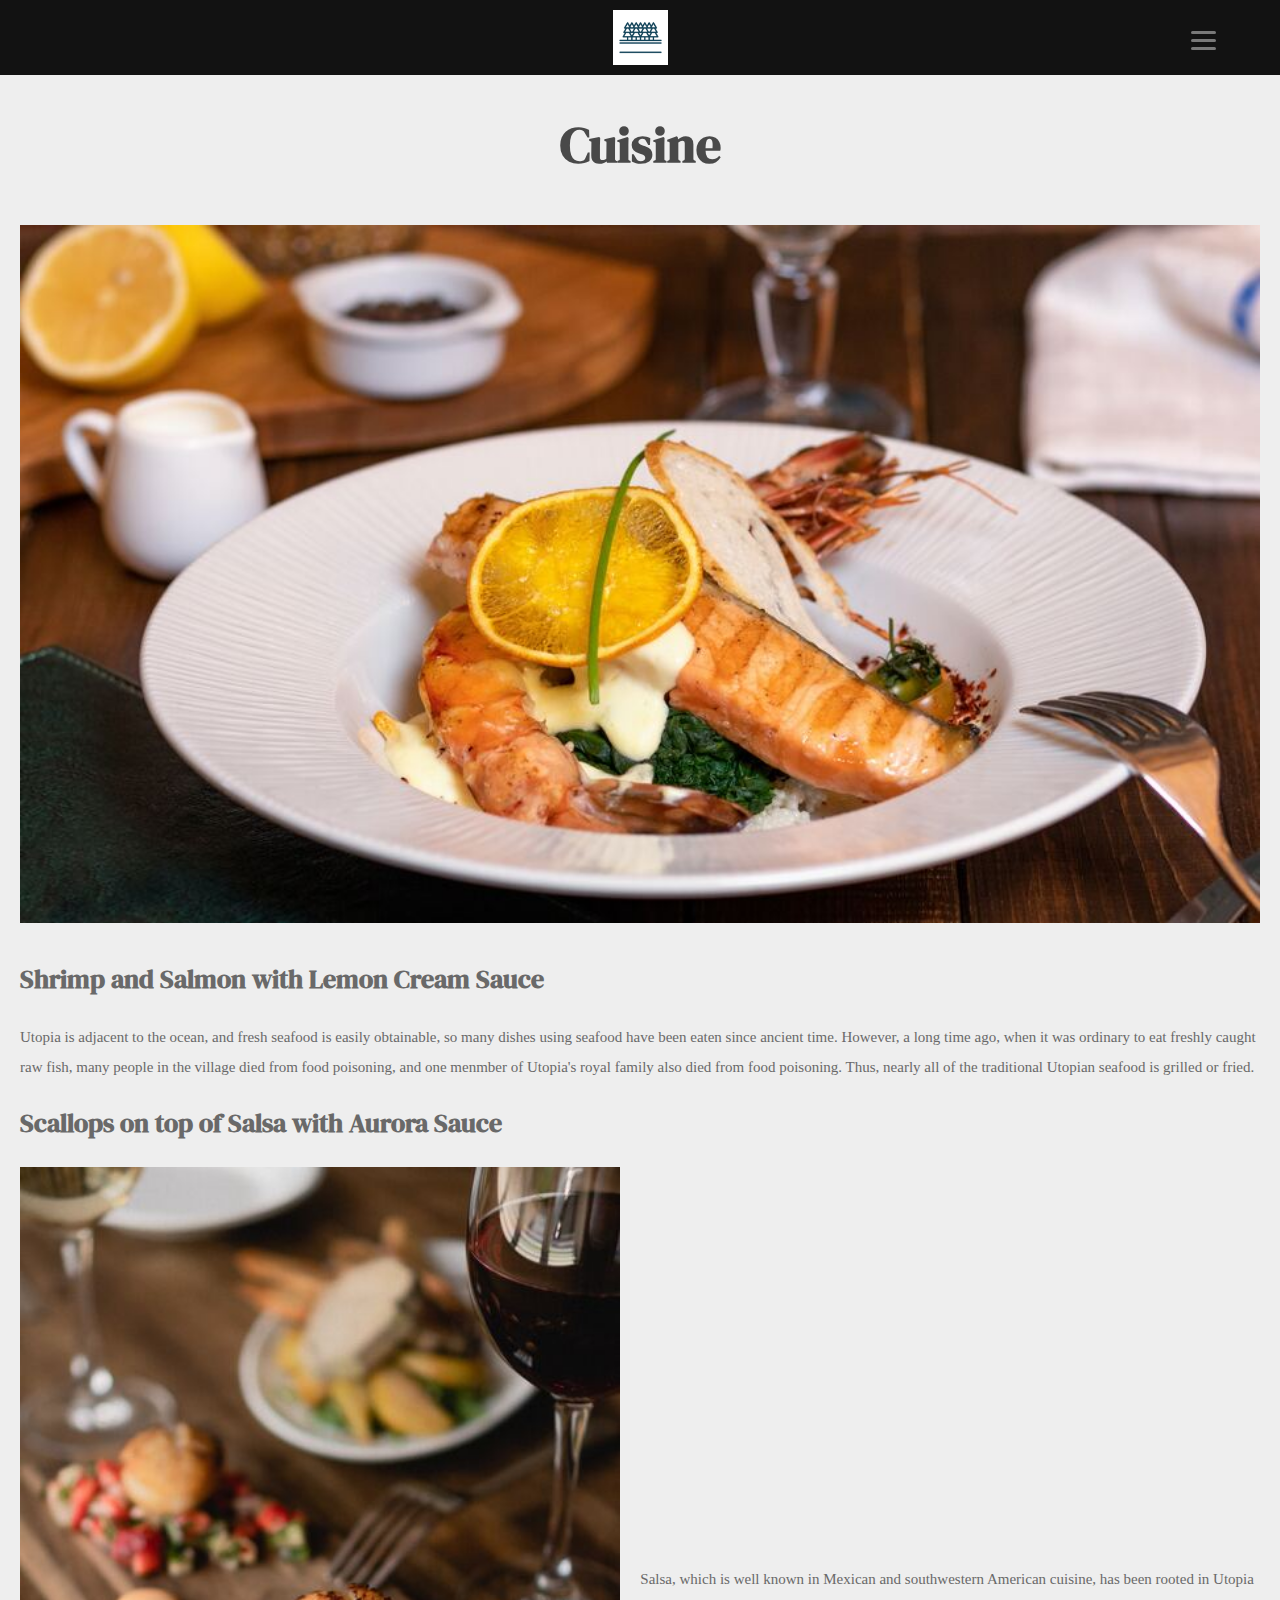
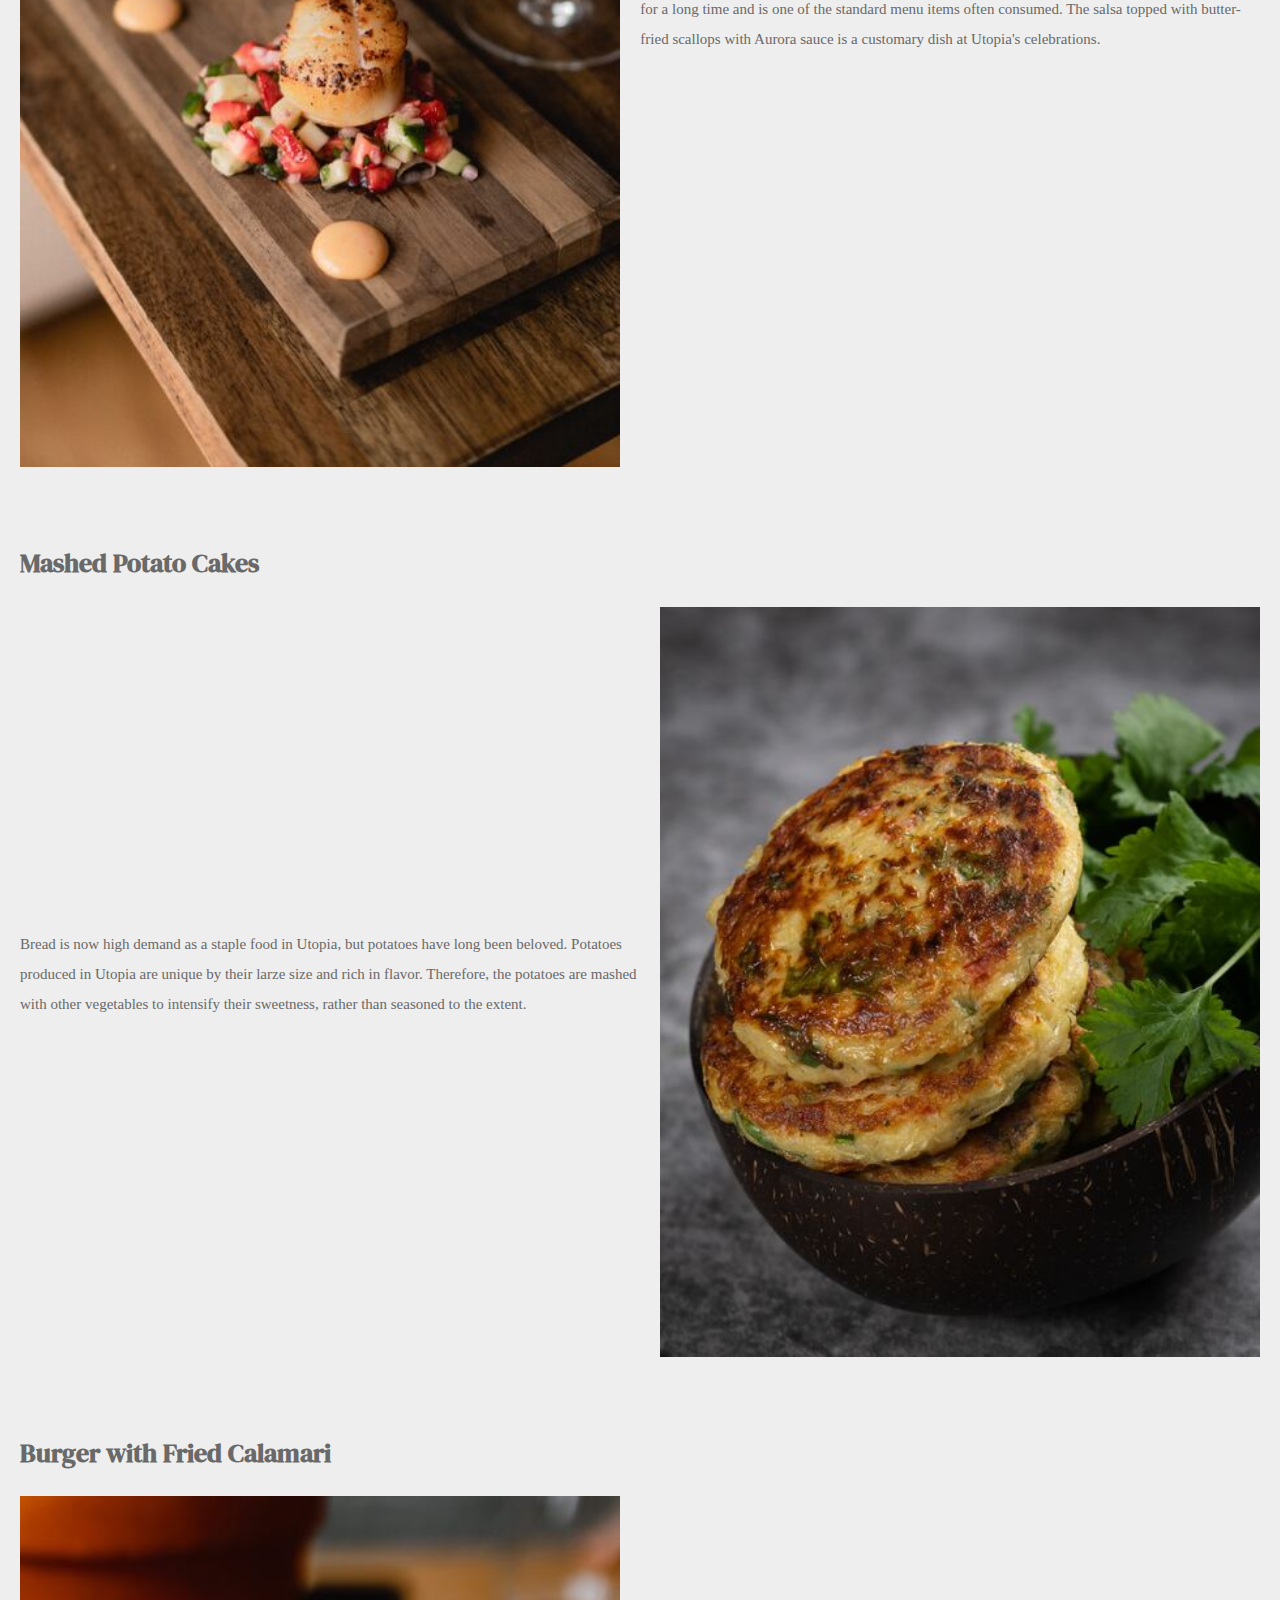
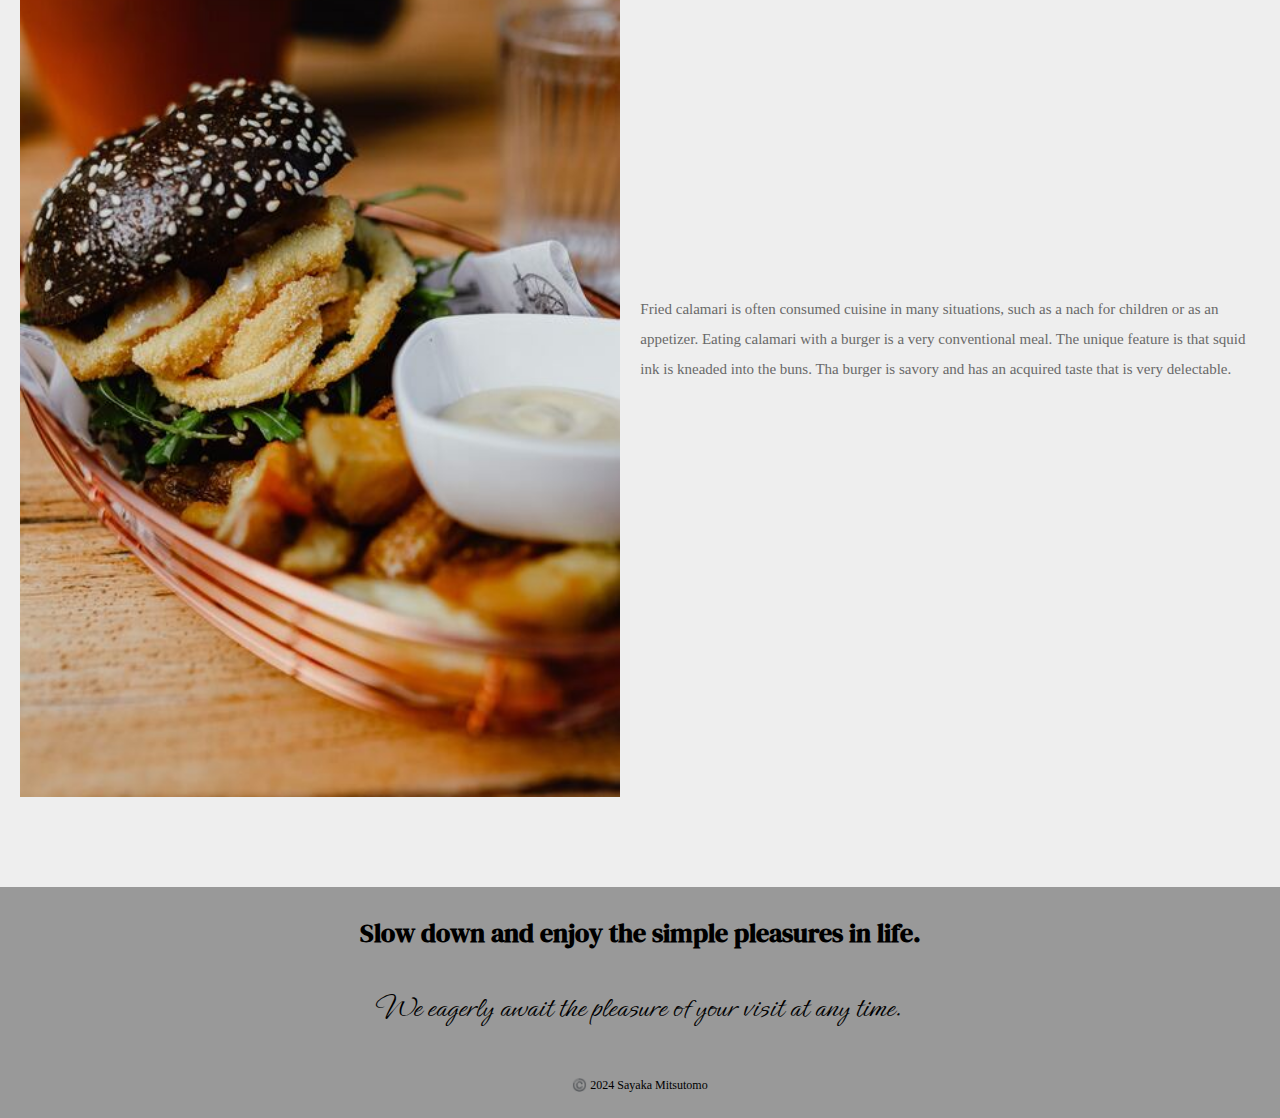
<file: cuisine.html>
<!DOCTYPE html>
<html lang="en">
<head>
    <meta charset="UTF-8">
    <meta name="viewport" content="width=device-width, initial-scale=1.0">
    <link rel="icon" href="favicon.png"> 
    <title>Cuisine | Utopia</title>
    <link href="/css/style.css" rel="stylesheet">
    <link rel="stylesheet" href="https://fonts.googleapis.com/css2?family=Material+Symbols+Outlined:opsz,wght,FILL,GRAD@20..48,100..700,0..1,-50..200" />
    <link rel="preconnect" href="https://fonts.googleapis.com">
    <link rel="preconnect" href="https://fonts.gstatic.com" crossorigin>
    <link href="https://fonts.googleapis.com/css2?family=DM+Serif+Display&family=Ephesis&display=swap" rel="stylesheet">
</head>
<body id="cuisine">
    <div class="parallel-menu">
        <div class="logos">
            <a href="index.html" class="logo"><img src="images/logo.png" alt="Logo"></a> 
            <div class="hamburger-menu-icon">
                <span></span>
                <span></span>
                <span></span>
            </div>
        </div>
        <nav class="parallel-nav">
            <ul>
                <li><a href="index.html">Home</a></li>
                <li><a href="touristspot.html">Toursit Spot</a></li>
                <li><a href="activity.html">Activity</a></li>
                <li><a href="cuisine.html">Cuisine</a></li>
                <li><a href="shopping.html">Shopping</a></li>
                <li><a href="accommodation.html">Accommodation</a></li>
                <li><a href="about.html">About / Contact</a></li>
                <li><a href="photos.html">Photograph</a></li>
            </ul>
        </nav>
    </div>
    <div id="content">
        <div id="main">
            <div class="matter">
                <h1 class="main-h1">Cuisine</h1>
                <div class="vertical-format">
                    <img src="/images/Cuisine-main.jpg" alt="Plate with salmon and shrimp">
                    <h1>Shrimp and Salmon with Lemon Cream Sauce</h1>
                    <p>Utopia is adjacent to the ocean, and fresh seafood is easily obtainable, so many dishes using seafood have been eaten since ancient time. However, a long time ago, when it was ordinary to eat freshly caught raw fish, many people in the village died from food poisoning, and one menmber of Utopia's royal family also died from food poisoning. Thus, nearly all of the traditional Utopian seafood is grilled or fried.</p>
                </div>
                <h1>Scallops on top of Salsa with Aurora Sauce</h1>
                <div class="horizontal-format">
                    <img src="/images/Scallop.jpg" alt="Scallops on top of salsa with Aurora sauce">
                    <p>Salsa, which is well known in Mexican and southwestern American cuisine, has been rooted in Utopia for a long time and is one of the standard menu items often consumed. The salsa topped with butter-fried scallops with Aurora sauce is a customary dish at Utopia's celebrations.</p>
                </div>
                <h1>Mashed Potato Cakes</h1>
                <div class="horizontal-format-reverse">
                    <p>Bread is now high demand as a staple food in Utopia, but potatoes have long been beloved. Potatoes produced in Utopia are unique by their larze size and rich in flavor. Therefore, the potatoes are mashed with other vegetables to intensify their sweetness, rather than seasoned to the extent.</p>
                    <img src="/images/Potato-meal.jpg" alt="Mashd potato cakes">
                </div>
                <h1>Burger with Fried Calamari</h1>
                <div class="horizontal-format">
                    <img src="/images/Squid-burger.jpg" alt="Burger with fried calamari">
                    <p>Fried calamari is often consumed cuisine in many situations, such as a nach for children or as an appetizer. Eating calamari with a burger is a very conventional meal. The unique feature is that squid ink is kneaded into the buns. Tha burger is savory and has an acquired taste that is very delectable.</p>
                </div>
            </div>
            <div id="footer">
                <h1>Slow down and enjoy the simple pleasures in life.</h1>
                <p>We eagerly await the pleasure of your visit at any time.</p>
                <small>©️ 2024 Sayaka Mitsutomo</small>
            </div>
        </div>
        <div id="vertical-menu">
            <div class="logo">
                <a href="index.html"><img src="images/logo.png" alt="Logo"></a> 
            </div>
            <aside class="vertical-menu-inner">
                <ul>
                    <div class="menu-bar">
                        <li><a href="index.html">
                            <span class="material-symbols-outlined">home</span>
                            <span class="icon-text">Home</span></a></li>
                    </div>
                    <div class="dropdown">
                        <div class="menu-bar">
                            <li><a href="touristspot.html">
                                <span class="material-symbols-outlined">flag</span>
                                <span class="icon-text">Tourist Spot</span>
                                <span class="material-symbols-outlined arrow">chevron_right</span></a></li>
                        </div>
                        <ul class="dropdown-menu">
                            <li><a href="touristspot.html#mountain">Mountain</a></li>
                            <li><a href="touristspot.html#lake">Lake</a></li>
                            <li><a href="touristspot.html#beach">Beach</a></li>
                        </ul>
                    </div>
                    <div class="dropdown">
                        <div class="menu-bar">
                            <li><a href="activity.html">
                                <span class="material-symbols-outlined">directions_run</span>
                                <span class="icon-text">Activity</span>
                                <span class="material-symbols-outlined arrow">chevron_right</span></a></li>
                        </div>
                        <ul class="dropdown-menu">
                            <li><a href="activity.html#bike">Bike</a></li>
                            <li><a href="activity.html#off-roading">Off-Roading</a></li>
                            <li><a href="activity.html#boat">Boat</a></li>
                            <li><a href="activity.html#cooking">Cooking</a></li>
                        </ul>
                    </div>
                    <div class="menu-bar">
                        <li><a href="cuisine.html">
                            <span class="material-symbols-outlined">restaurant</span>
                            <span class="icon-text">Cuisine</span></a></li>
                    </div>
                    <div class="dropdown">
                        <div class="menu-bar">
                            <li><a href="shopping.html">
                                <span class="material-symbols-outlined">local_mall</span>
                                <span class="icon-text">Shopping</span>
                                <span class="material-symbols-outlined arrow">chevron_right</span></a></li>
                        </div>
                        <ul class="dropdown-menu">
                            <li><a href="shopping.html#farmersmarket">Farmer's Market</a></li>
                            <li><a href="shopping.html#souvenirshop">Souvenir Shop</a></li>
                        </ul>
                    </div>
                    <div class="menu-bar">
                        <li><a href="accommodation.html">
                            <span class="material-symbols-outlined">bed</span>
                            <span class="icon-text">Accommodation</span></a></li>
                        </div>
                    <div class="menu-bar">
                        <li><a href="about.html">
                            <span class="material-symbols-outlined">star</span>
                            <span class="icon-text">About / Contact</span></a></li>
                    </div>
                </ul>
            </aside>
            <a href="photos.html"><span class="material-symbols-outlined" id="grid-icon">grid_view</span></a>
        </div>
    </div>
    <script src="/js/utopia.js"></script>
</body>
</html>
</file>
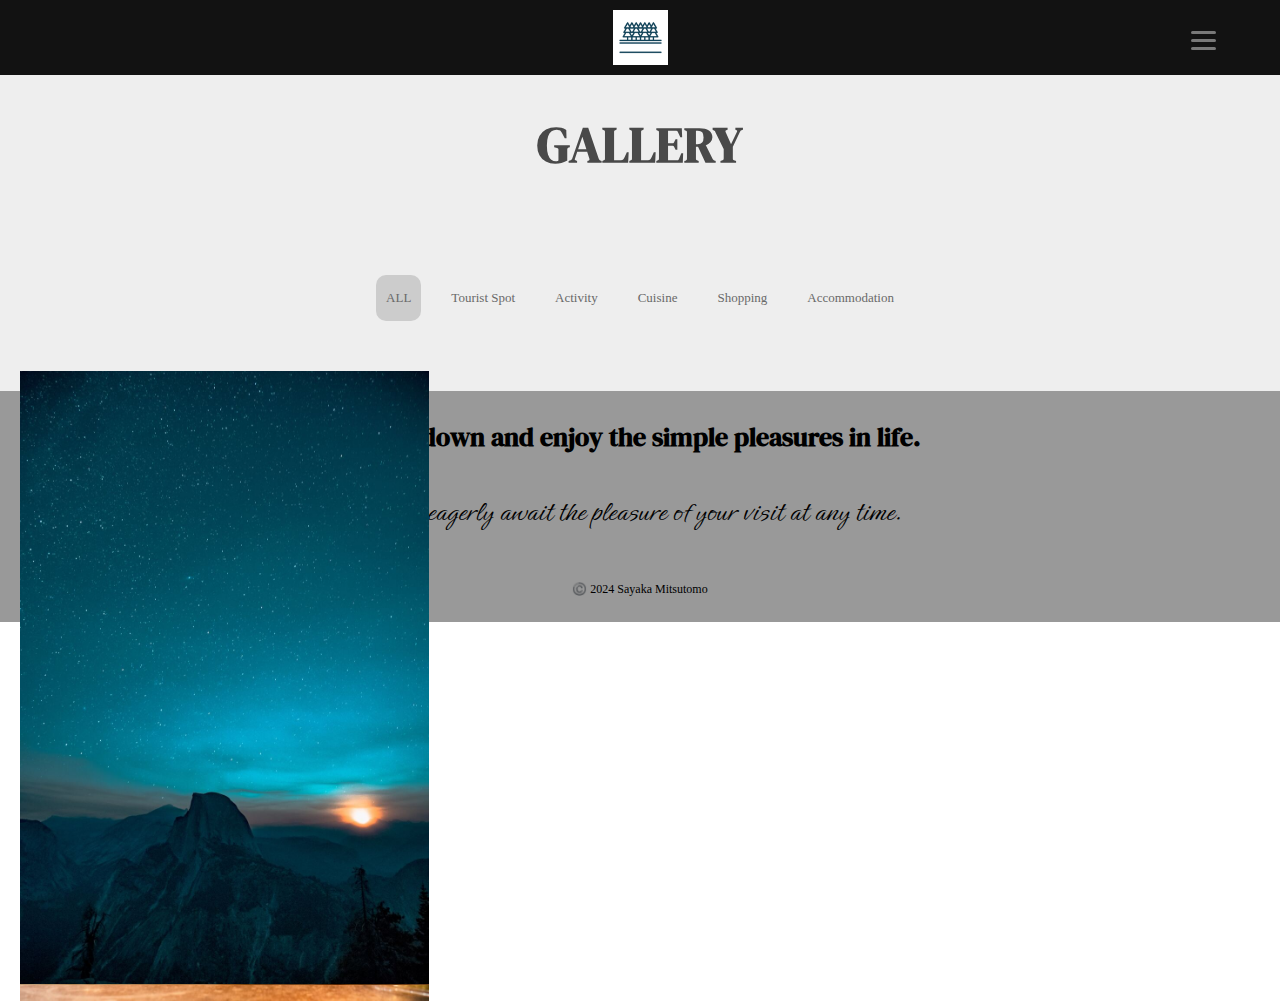
<file: photos.html>
<!DOCTYPE html>
<html lang="en">
<head>
    <meta charset="UTF-8">
    <meta name="viewport" content="width=device-width, initial-scale=1.0">
    <link rel="icon" href="favicon.png"> 
    <title>Photos | Utopia</title>
    <link rel="stylesheet" href="/css/glightbox.min.css">
    <link rel="stylesheet" href="/css/style.css">
    <link rel="stylesheet" href="https://fonts.googleapis.com/css2?family=Material+Symbols+Outlined:opsz,wght,FILL,GRAD@20..48,100..700,0..1,-50..200" />
    <link rel="preconnect" href="https://fonts.googleapis.com">
    <link rel="preconnect" href="https://fonts.gstatic.com" crossorigin>
    <link href="https://fonts.googleapis.com/css2?family=DM+Serif+Display&family=Ephesis&display=swap" rel="stylesheet">
</head>
<body id="photos">
    <div class="parallel-menu">
        <div class="logos">
            <a href="index.html" class="logo"><img src="images/logo.png" alt="Logo"></a> 
            <div class="hamburger-menu-icon">
                <span></span>
                <span></span>
                <span></span>
            </div>
        </div>
        <nav class="parallel-nav">
            <ul>
                <li><a href="index.html">Home</a></li>
                <li><a href="touristspot.html">Toursit Spot</a></li>
                <li><a href="activity.html">Activity</a></li>
                <li><a href="cuisine.html">Cuisine</a></li>
                <li><a href="shopping.html">Shopping</a></li>
                <li><a href="accommodation.html">Accommodation</a></li>
                <li><a href="about.html">About / Contact</a></li>
                <li><a href="photos.html">Photograph</a></li>
            </ul>
        </nav>
    </div>
    <div id="content">
        <div id="main">
            <div class="matter">
                <h1 class="main-h1">GALLERY</h1>
                <ul class="sort-btn">
                    <li class="sort-all active">ALL</li>
                    <li class="sort-group1">Tourist Spot</li>
                    <li class="sort-group2">Activity</li>
                    <li class="sort-group3">Cuisine</li>
                    <li class="sort-group4">Shopping</li>
                    <li class="sort-group5">Accommodation</li>
                </ul>
                <ul class="grid">
                    <li class="item sort-group1">
                        <div class="item-content">
                            <a href="/images/Lake1.jpg" class="glightbox" data-gallery="gallery01" data-title="Lake surrounded by trees / Deep Blue Lake"><img src="/images/Lake1.jpg" alt="Lake surrounded by trees"></a>
                        </div>
                    </li>
                    <li class="item sort-group2">
                        <div class="item-content">
                            <a href="/images/main-swiper5.jpg" class="glightbox" data-gallery="gallery02" data-title="Boats floating on the lake / Lake Emerald"><img src="/images/main-swiper5.jpg" alt="Boats floating on the lake"></a>
                        </div>
                    </li>
                    <li class="item sort-group3">
                        <div class="item-content">
                            <a href="/images/Cuisine1.jpg" class="glightbox" data-gallery="gallery03" data-title="Scallops on top of salsa with Aurora sauce"><img src="/images/Cuisine1.jpg" alt="Scallop"></a>
                        </div>
                    </li>
                    <li class="item sort-group4">
                        <div class="item-content">
                            <a href="/images/Jewelry.jpg" class="glightbox" data-gallery="gallery04" data-title="A souvenir shop selling handmade jewelry"><img src="/images/Jewelry.jpg" alt="Jewelry"></a>
                        </div>
                    </li>
                    <li class="item sort-group5">
                        <div class="item-content">
                            <a href="/images/NightCottage.jpg" class="glightbox" data-gallery="gallery05" data-title="A cottage in the dark night"><img src="/images/NightCottage.jpg" alt="A cottage in the dark night"></a>
                        </div>
                    </li>
                    <li class="item sort-group1">
                        <div class="item-content">
                            <a href="/images/Beach.jpg" class="glightbox" data-gallery="gallery01" data-title="Cyan Droplet Beach"><img src="/images/Beach.jpg" alt="Cyan Droplet Beach"></a>
                        </div>
                    </li>
                    <li class="item sort-group2">
                        <div class="item-content">
                            <a href="/images/Jeep.jpg" class="glightbox" data-gallery="gallery02" data-title="An off-roadng Jeep"><img src="/images/Jeep.jpg" alt="An off-roading Jeep"></a>
                        </div>
                    </li>
                    <li class="item sort-group1">
                        <div class="item-content">
                            <a href="/images/TouristSpot3.jpg" class="glightbox" data-gallery="gallery01" data-title="Fallen leaves piled up on the promenade / Mount Cloudia"><img src="/images/TouristSpot3.jpg" alt="Fallen leaves piled up on the promenade"></a>
                        </div>
                    </li>
                    <li class="item sort-group3">
                        <div class="item-content">
                            <a href="/images/Cuisine2.jpg" class="glightbox" data-gallery="gallery03" data-title="Plate with salmon and shrimp"><img src="/images/Cuisine2.jpg" alt="Plate with salmon and shrimp"></a>
                        </div>
                    </li>
                    <li class="item sort-group1">
                        <div class="item-content">
                            <a href="/images/TouristSpot4.jpg" class="glightbox" data-gallery="gallery01" data-title="A road lined with orange trees / Mount Cloudia"><img src="/images/TouristSpot4.jpg" alt="A road lined with orange trees"></a>
                        </div>
                    </li>
                    <li class="item sort-group1">
                        <div class="item-content">
                            <a href="/images/Mountain1.jpg" class="glightbox" data-gallery="gallery01" data-title="Mountains and fields with various faces"><img src="/images/Mountain1.jpg" alt="Mountain"></a>
                        </div>
                    </li>
                    <li class="item sort-group2">
                        <div class="item-content">
                            <a href="/images/Bike1.jpg" class="glightbox" data-gallery="gallery02" data-title="Bike standing in the field"><img src="/images/Bike1.jpg" alt="Bike"></a>
                        </div>
                    </li>
                    <li class="item sort-group4">
                        <div class="item-content">
                            <a href="/images/SouvenirShop.jpg" class="glightbox" data-gallery="gallery04" data-title="A souvenir shop selling magnets"><img src="/images/SouvenirShop.jpg" alt="SouvenirShop"></a>
                        </div>
                    </li>
                    <li class="item sort-group5">
                        <div class="item-content">
                            <a href="/images/Cottage1.jpg" class="glightbox" data-gallery="gallery05" data-title="A cottage in the forest"><img src="/images/Cottage1.jpg" alt="A cottage in the forest"></a>
                        </div>
                    </li>
                    <li class="item sort-group2">
                        <div class="item-content">
                            <a href="/images/Activity3.jpg" class="glightbox" data-gallery="gallery02" data-title="A point of view from a boat / Lake Emerald"><img src="/images/Activity3.jpg" alt="A point of view from a boat"></a>
                        </div>
                    </li>
                    <li class="item sort-group1">
                        <div class="item-content">
                            <a href="/images/Summit.jpg" class="glightbox" data-gallery="gallery01" data-title="A view from the summit / Mount Cloudia"><img src="/images/Summit.jpg" alt="A view from the summit"></a>
                        </div>
                    </li>
                    <li class="item sort-group2">
                        <div class="item-content">
                            <a href="/images/Grill.jpg" class="glightbox" data-gallery="gallery02" data-title="Grilling the chunk of meat in a cooking class"><img src="/images/Grill.jpg" alt="A chef is making the final arrangements"></a>
                        </div>
                    </li>
                    <li class="item sort-group5">
                        <div class="item-content">
                            <a href="/images/SnowCottage.jpg" class="glightbox" data-gallery="gallery05" data-title="A cottage in the snow"><img src="/images/SnowCottage.jpg" alt="A cottage in the snow"></a>
                        </div>
                    </li>
                    <li class="item sort-group2">
                        <div class="item-content">
                            <a href="/images/CityCycle.jpg" class="glightbox" data-gallery="gallery02" data-title="Cycling in downtown"><img src="/images/CityCycle.jpg" alt="Cycling"></a>
                        </div>
                    </li>
                    <li class="item sort-group1">
                        <div class="item-content">
                            <a href="/images/Lake_3.jpg" class="glightbox" data-gallery="gallery01" data-title="Lake surrounded by mountains / Lake Emerald"><img src="/images/Lake_3.jpg" alt="Lake surrounded by mountains"></a>
                        </div>
                    </li>
                    <li class="item sort-group2">
                        <div class="item-content">
                            <a href="/images/BoatInFog.jpg" class="glightbox" data-gallery="gallery02" data-title="Boat in a light fog"><img src="/images/BoatInFog.jpg" alt="Boat"></a>
                        </div>
                    </li>
                    <li class="item sort-group3">
                        <div class="item-content">
                            <a href="/images/CookedPotato.jpg" class="glightbox" data-gallery="gallery03" data-title="Masheed potato cakes"><img src="/images/CookedPotato.jpg" alt="Mashed potato cakes"></a>
                        </div>
                    </li>
                    <li class="item sort-group2">
                        <div class="item-content">
                            <a href="/images/OffRoad1.jpg" class="glightbox" data-gallery="gallery02" data-title="A car off-raoding on rock"><img src="/images/OffRoad1.jpg" alt="Offroad"></a>
                        </div>
                    </li>
                    <li class="item sort-group4">
                        <div class="item-content">
                            <a href="/images/Mugs1.jpg" class="glightbox" data-gallery="gallery04" data-title="Jones and Linda and Mugs"><img src="/images/Mugs1.jpg" alt="Mugs"></a>
                        </div>
                    </li>
                    <li class="item sort-group2">
                        <div class="item-content">
                            <a href="/images/Cycling.jpg" class="glightbox" data-gallery="gallery02" data-title="Cycling an open and flat road at the foot of the mountain"><img src="/images/Cycling.jpg" alt="Cycling"></a>
                        </div>
                    </li>
                    <li class="item sort-group2">
                        <div class="item-content">
                            <a href="/images/Chef.jpg" class="glightbox" data-gallery="gallery02" data-title="A chef is making the final arrangements"><img src="/images/Chef.jpg" alt="Cooking"></a>
                        </div>
                    </li>
                    <li class="item sort-group1">
                        <div class="item-content">
                            <a href="/images/Fall-road.jpg" class="glightbox" data-gallery="gallery01" data-title="The avenue of trees / A road that connects directly from the downtown to the Mt. Cloudia"><img src="/images/Fall-road.jpg" alt="The avenue of trees"></a>
                        </div>
                    </li>
                    <li class="item sort-group3">
                        <div class="item-content">
                            <a href="/images/Soup.jpg" class="glightbox" data-gallery="gallery03" data-title="Pumpkin soup"><img src="/images/Soup.jpg" alt="Soup"></a>
                        </div>
                    </li>
                    <li class="item sort-group2">
                        <div class="item-content">
                            <a href="/images/floatingBoat.jpg" class="glightbox" data-gallery="gallery02" data-title="Boats floating on lake / Lake Emerald"><img src="/images/floatingBoat.jpg" alt="Boat"></a>
                        </div>
                    </li>
                    <li class="item sort-group1">
                        <div class="item-content">
                            <a href="/images/TouristSpot5.jpg" class="glightbox" data-gallery="gallery01" data-title="Autumn trees reflected on the water surface / Deep Blue Lake"><img src="/images/TouristSpot5.jpg" alt="Autumn trees reflected on the water surface"></a>
                        </div>
                    </li>
                    <li class="item sort-group4">
                        <div class="item-content">
                            <a href="/images/Shopping2.jpg" class="glightbox" data-gallery="gallery04" data-title="FarmersMarket in Euphoria downtown"><img src="/images/Shopping2.jpg" alt="FarmersMarket"></a>
                        </div>
                    </li>
                    <li class="item sort-group2">
                        <div class="item-content">
                            <a href="/images/OffRoad2.jpg" class="glightbox" data-gallery="gallery02" data-title="A car off-roading in the forest"><img src="/images/OffRoad2.jpg" alt="Offroad"></a>
                        </div>
                    </li>
                    <li class="item sort-group2">
                        <div class="item-content">
                            <a href="/images/InTheForest.jpg" class="glightbox" data-gallery="gallery02" data-title="Cycling in the middle of the mountain / Mount Cloudia"><img src="/images/InTheForest.jpg" alt="Cycling"></a>
                        </div>
                    </li>
                    <li class="item sort-group5">
                        <div class="item-content">
                            <a href="/images/House.jpg" class="glightbox" data-gallery="gallery05" data-title="A house-size cottage in the forest"><img src="/images/House.jpg" alt="Cottage"></a>
                        </div>
                    </li>
                    <li class="item sort-group3">
                        <div class="item-content">
                            <a href="/images/Cuisine-main.jpg" class="glightbox" data-gallery="gallery03" data-title="Shrimp and salmon with lemon cream sauce"><img src="/images/Cuisine-main.jpg" alt="Cuisine"></a>
                        </div>
                    </li>
                    <li class="item sort-group2">
                        <div class="item-content">
                            <a href="/images/Sunset.jpg" class="glightbox" data-gallery="gallery02" data-title="A boat illuminated by sunset on a lake"><img src="/images/Sunset.jpg" alt="Boat"></a>
                        </div>
                    </li>
                    <li class="item sort-group1">
                        <div class="item-content">
                            <a href="/images/Brook2.jpg" class="glightbox" data-gallery="gallery01" data-title="A babbling stream"><img src="/images/Brook2.jpg" alt="Stream"></a>
                        </div>
                    </li>
                    <li class="item sort-group4">
                        <div class="item-content">
                            <a href="/images/LakesideMarket.jpg" class="glightbox" data-gallery="gallery04" data-title="Farmer's market at the lakeside of Guinn lake"><img src="/images/LakesideMarket.jpg" alt="LakesideMarket"></a>
                        </div>
                    </li>
                    <li class="item sort-group2">
                        <div class="item-content">
                            <a href="/images/OffRoad3.jpg" class="glightbox" data-gallery="gallery02" data-title="An off-roading bike in the river splashing water"><img src="/images/OffRoad3.jpg" alt="Offroad"></a>
                        </div>
                    </li>
                    <li class="item sort-group1">
                        <div class="item-content">
                            <a href="/images/TouristSpot6.jpg" class="glightbox" data-gallery="gallery01" data-title="Sea of Clouds / Mount Cloudia"><img src="/images/TouristSpot6.jpg" alt="Sea of Clouds"></a>
                        </div>
                    </li>
                    <li class="item sort-group3">
                        <div class="item-content">
                            <a href="/images/Squid2.jpg" class="glightbox" data-gallery="gallery03" data-title="Burger with fried calamari"><img src="/images/Squid2.jpg" alt="Burger with fried calamari"></a>
                        </div>
                    </li>
                    <li class="item sort-group5">
                        <div class="item-content">
                            <a href="/images/LightUpCottage.jpg" class="grop5" data-gallery="gallery05" data-title="An illuminated cottage"><img src="/images/LightUpCottage.jpg" alt="An illuminated cottage"></a>
                        </div>
                    </li>
                    <li class="item sort-group1">
                        <div class="item-content">
                            <a href="/images/Night.jpg" class="glightbox" data-gallery="gallery01" data-title="Night mountain / Mount Cloudia"><img src="/images/Night.jpg" alt="Night mountain"></a>
                        </div>
                    </li>
                </ul>
            </div>
            <div id="footer">
                <h1>Slow down and enjoy the simple pleasures in life.</h1>
                <p>We eagerly await the pleasure of your visit at any time.</p>
                <small>©️ 2024 Sayaka Mitsutomo</small>
            </div>
        </div>
        <div id="vertical-menu">
            <div class="logo">
                <a href="index.html"><img src="images/logo.png" alt="Logo"></a> 
            </div>
            <aside class="vertical-menu-inner">
                <ul>
                    <div class="menu-bar">
                        <li><a href="index.html">
                            <span class="material-symbols-outlined">home</span>
                            <span class="icon-text">Home</span></a></li>
                    </div>
                    <div class="dropdown">
                        <div class="menu-bar">
                            <li><a href="touristspot.html">
                                <span class="material-symbols-outlined">flag</span>
                                <span class="icon-text">Tourist Spot</span>
                                <span class="material-symbols-outlined arrow">chevron_right</span></a></li>
                        </div>
                        <ul class="dropdown-menu">
                            <li><a href="touristspot.html#mountain">Mountain</a></li>
                            <li><a href="touristspot.html#lake">Lake</a></li>
                            <li><a href="touristspot.html#beach">Beach</a></li>
                        </ul>
                    </div>
                    <div class="dropdown">
                        <div class="menu-bar">
                            <li><a href="activity.html">
                                <span class="material-symbols-outlined">directions_run</span>
                                <span class="icon-text">Activity</span>
                                <span class="material-symbols-outlined arrow">chevron_right</span></a></li>
                        </div>
                        <ul class="dropdown-menu">
                            <li><a href="activity.html#bike">Bike</a></li>
                            <li><a href="activity.html#off-roading">Off-Roading</a></li>
                            <li><a href="activity.html#boat">Boat</a></li>
                            <li><a href="activity.html#cooking">Cooking</a></li>
                        </ul>
                    </div>
                    <div class="menu-bar">
                        <li><a href="cuisine.html">
                            <span class="material-symbols-outlined">restaurant</span>
                            <span class="icon-text">Cuisine</span></a></li>
                    </div>
                    <div class="dropdown">
                        <div class="menu-bar">
                            <li><a href="shopping.html">
                                <span class="material-symbols-outlined">local_mall</span>
                                <span class="icon-text">Shopping</span>
                                <span class="material-symbols-outlined arrow">chevron_right</span></a></li>
                        </div>
                        <ul class="dropdown-menu">
                            <li><a href="shopping.html#farmersmarket">Farmer's Market</a></li>
                            <li><a href="shopping.html#souvenirshop">Souvenir Shop</a></li>
                        </ul>
                    </div>
                    <div class="menu-bar">
                        <li><a href="accommodation.html">
                            <span class="material-symbols-outlined">bed</span>
                            <span class="icon-text">Accommodation</span></a></li>
                        </div>
                    <div class="menu-bar">
                        <li><a href="about.html">
                            <span class="material-symbols-outlined">star</span>
                            <span class="icon-text">About / Contact</span></a></li>
                    </div>
                </ul>
            </aside>
            <a href="photos.html"><span class="material-symbols-outlined" id="grid-icon">grid_view</span></a>
        </div>
    </div>
    <script src="/js/muuri.min.js"></script>
    <script src="/js/web-animations.min.js"></script>
    <script src="/js/glightbox.min.js"></script>
    <script src="/js/utopia.js"></script>
</body>
</html>
</file>
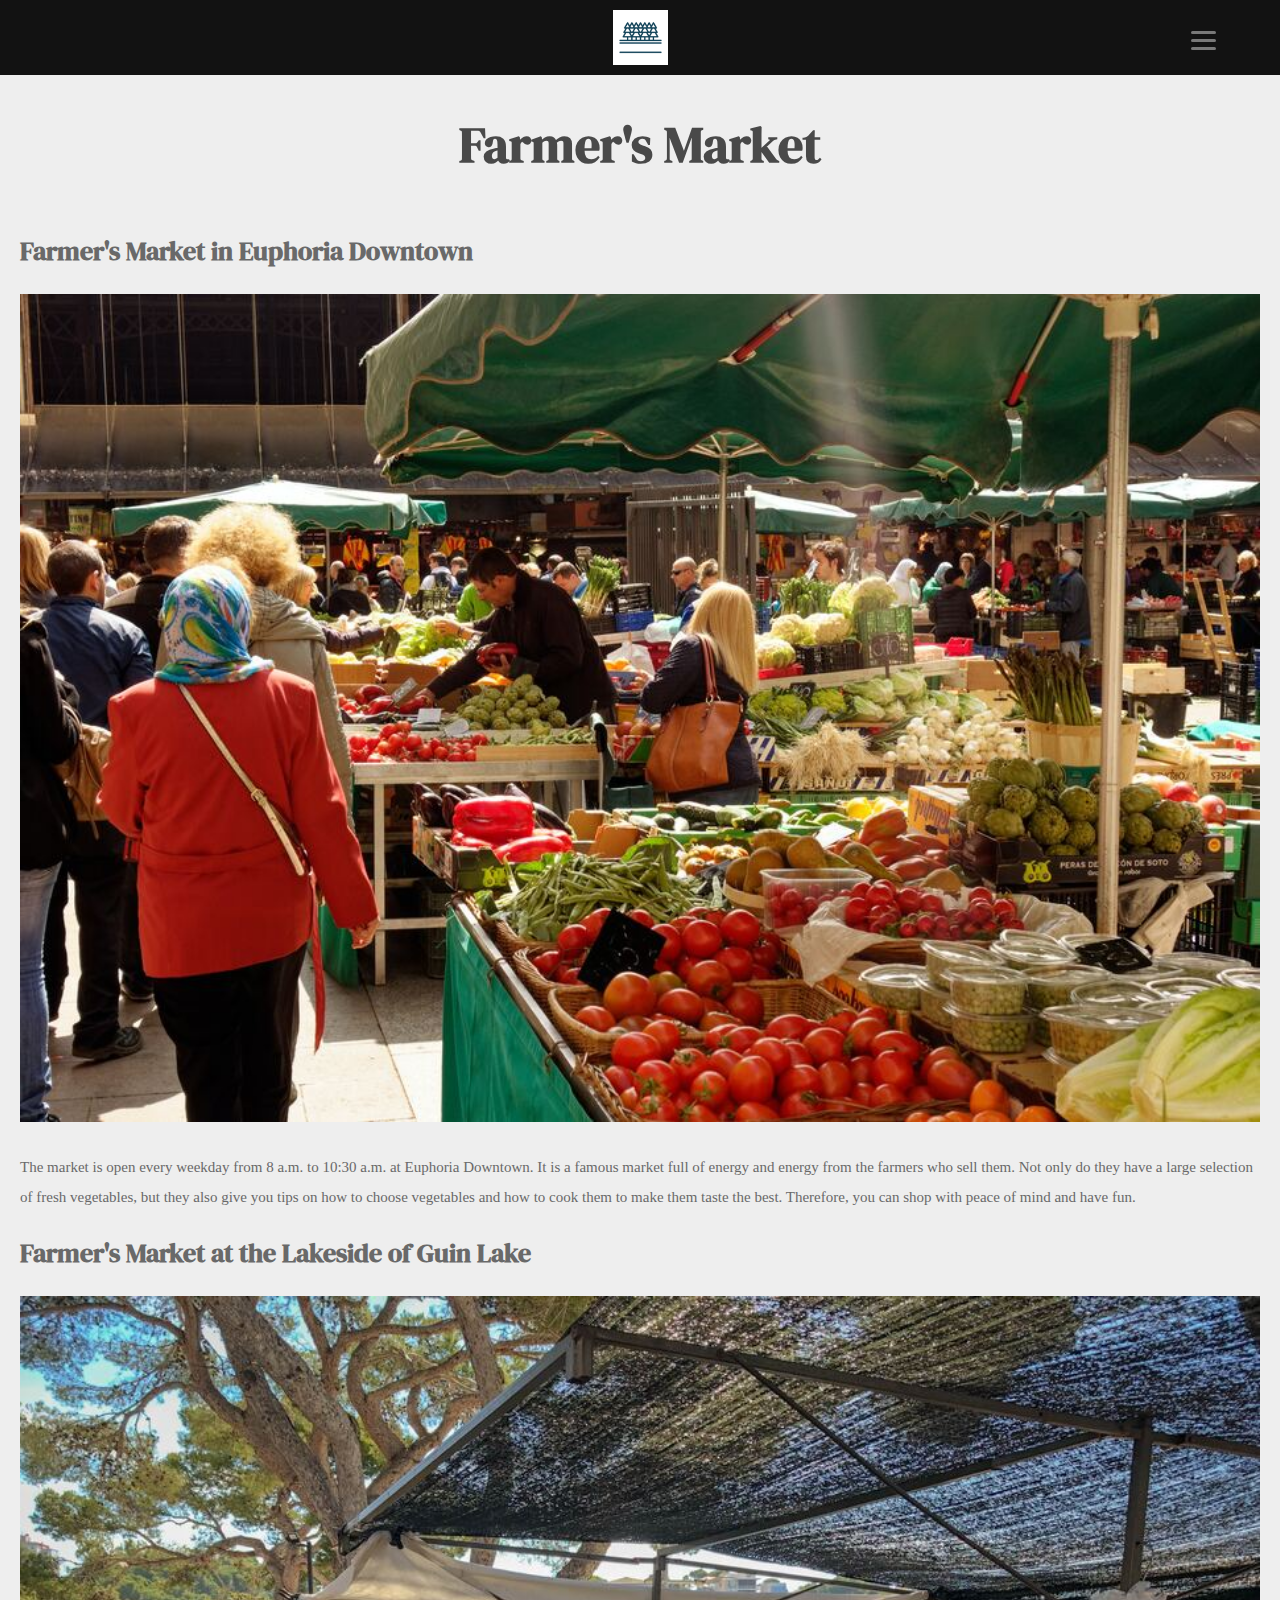
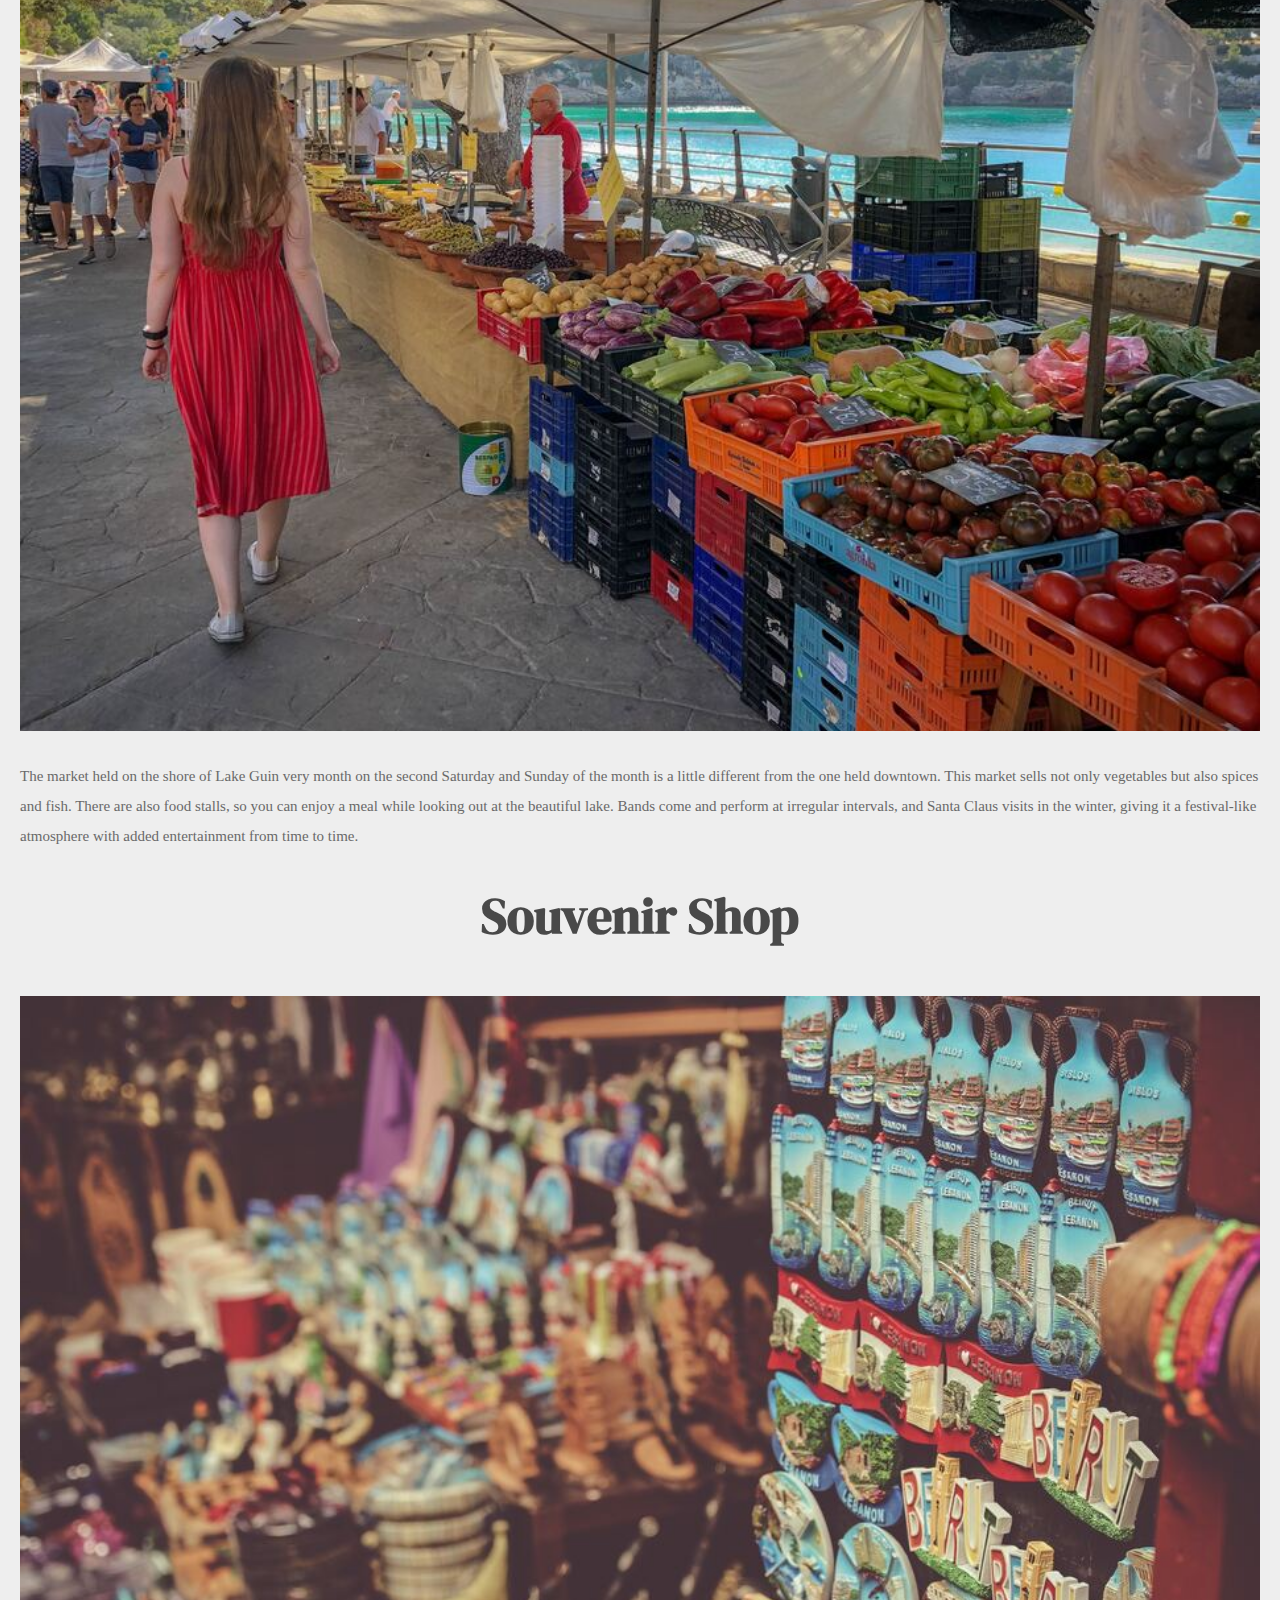
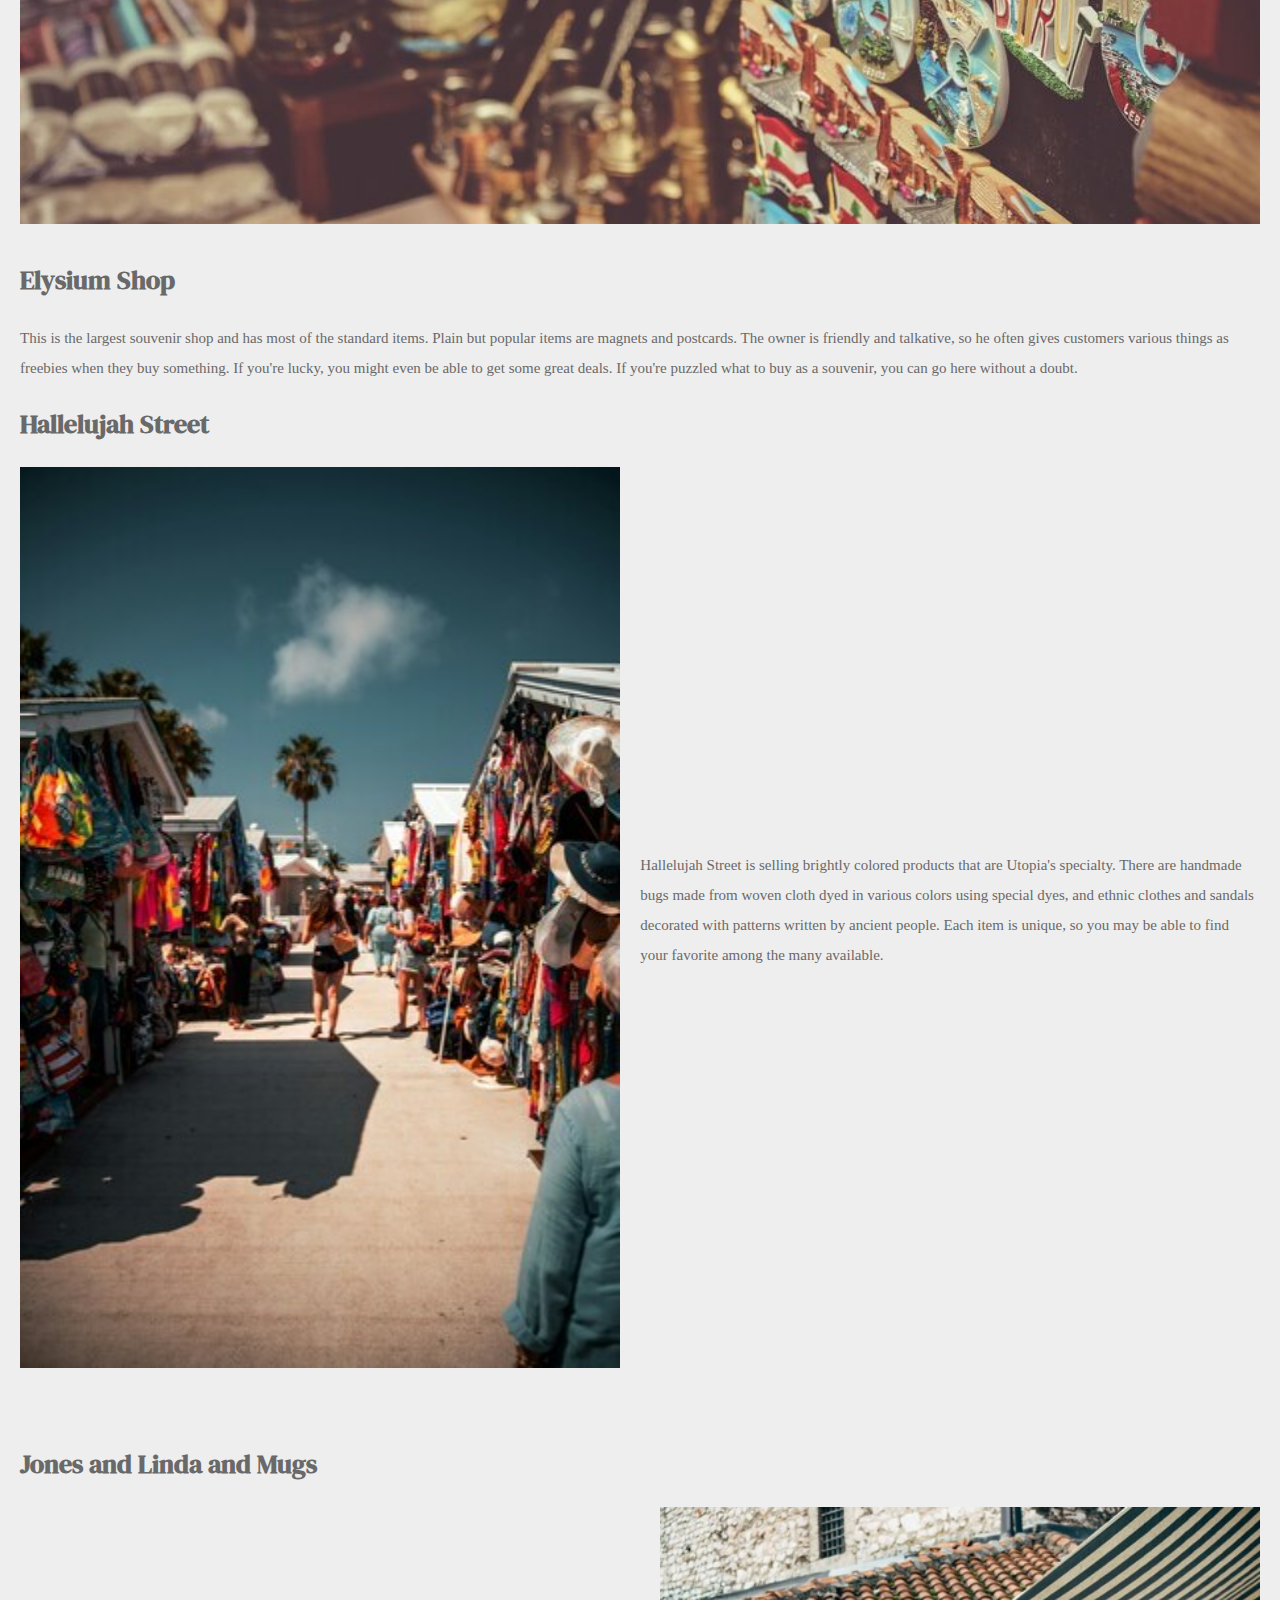
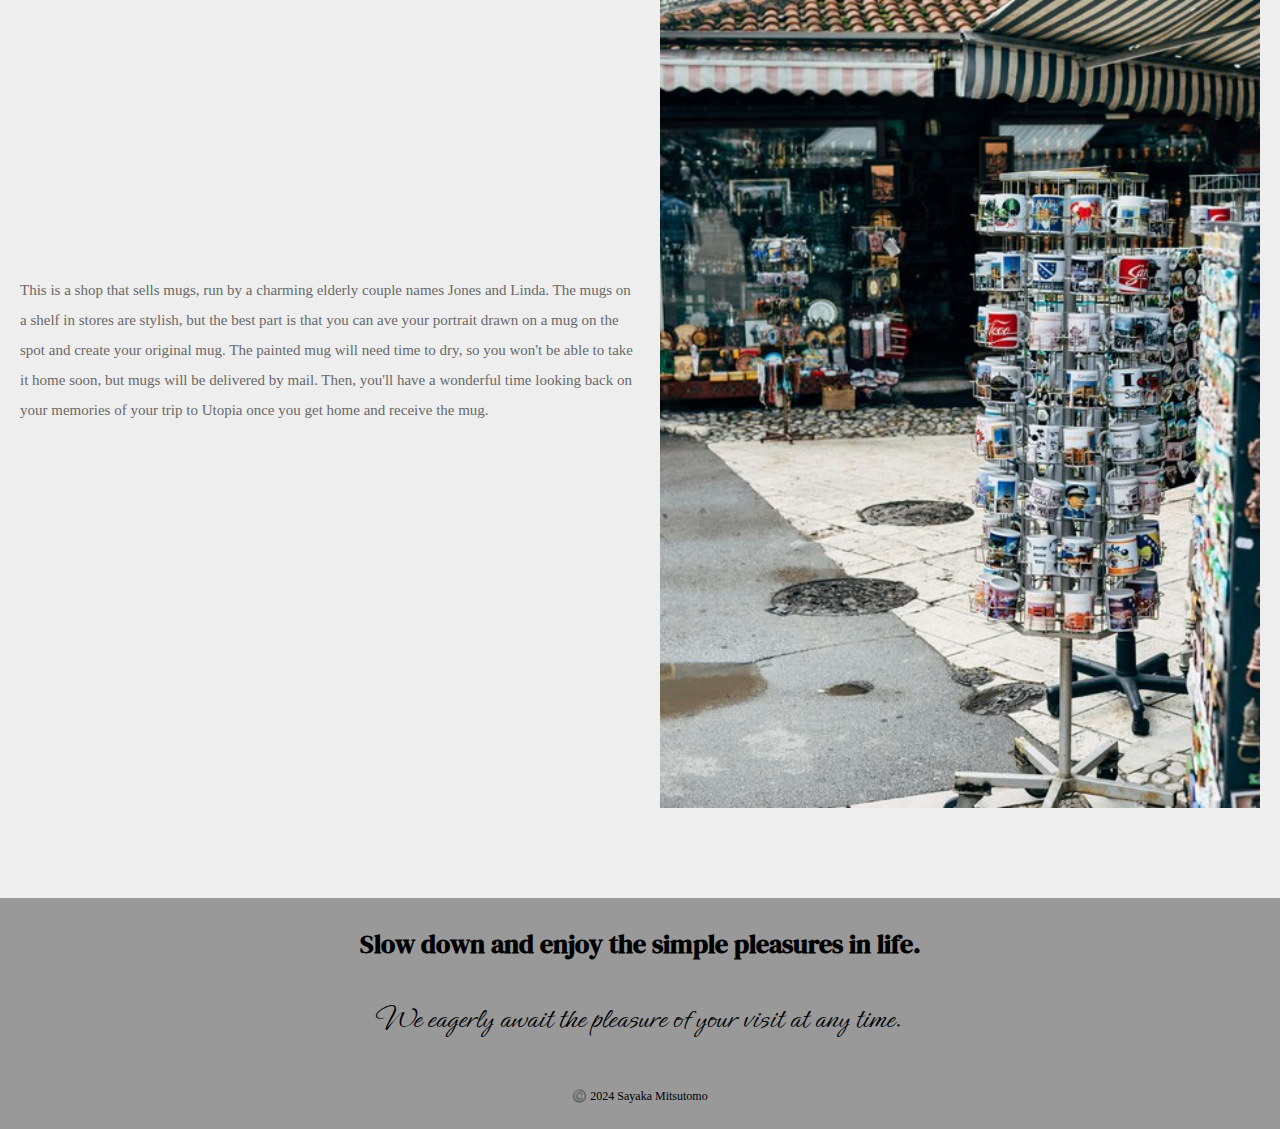
<file: shopping.html>
<!DOCTYPE html>
<html lang="en">
<head>
    <meta charset="UTF-8">
    <meta name="viewport" content="width=device-width, initial-scale=1.0">
    <link rel="icon" href="favicon.png"> 
    <title>Shopping | Utopia</title>
    <link href="/css/style.css" rel="stylesheet">
    <link rel="stylesheet" href="https://fonts.googleapis.com/css2?family=Material+Symbols+Outlined:opsz,wght,FILL,GRAD@20..48,100..700,0..1,-50..200" />
    <link rel="preconnect" href="https://fonts.googleapis.com">
    <link rel="preconnect" href="https://fonts.gstatic.com" crossorigin>
    <link href="https://fonts.googleapis.com/css2?family=DM+Serif+Display&family=Ephesis&display=swap" rel="stylesheet">
</head>
<body id="shopping">
    <div class="parallel-menu">
        <div class="logos">
            <a href="index.html" class="logo"><img src="images/logo.png" alt="Logo"></a> 
            <div class="hamburger-menu-icon">
                <span></span>
                <span></span>
                <span></span>
            </div>
        </div>
        <nav class="parallel-nav">
            <ul>
                <li><a href="index.html">Home</a></li>
                <li><a href="touristspot.html">Toursit Spot</a></li>
                <li><a href="activity.html">Activity</a></li>
                <li><a href="cuisine.html">Cuisine</a></li>
                <li><a href="shopping.html">Shopping</a></li>
                <li><a href="accommodation.html">Accommodation</a></li>
                <li><a href="about.html">About / Contact</a></li>
                <li><a href="photos.html">Photograph</a></li>
            </ul>
        </nav>
    </div>
    <div id="content">
        <div id="main">
            <div class="matter">
                <h1 class="main-h1" id="farmersmarket">Farmer's Market</h1>
                <div class="vertical-format">
                    <h1>Farmer's Market in Euphoria Downtown</h1>
                    <img src="/images/FarmersMarket.jpg" alt="Farmer's market in downtown">
                    <p>The market is open every weekday from 8 a.m. to 10:30 a.m. at Euphoria Downtown. It is a famous market full of energy and energy from the farmers who sell them. Not only do they have a large selection of fresh vegetables, but they also give you tips on how to choose vegetables and how to cook them to make them taste the best. Therefore, you can shop with peace of mind and have fun.</p>
                </div>
                <div class="vertical-format">
                    <h1>Farmer's Market at the Lakeside of Guin Lake</h1>
                    <img src="/images/LakesideMarket.jpg" alt="Farmer's market at lakeside">
                    <p>The market held on the shore of Lake Guin very month on the second Saturday and Sunday of the month is a little different from the one held downtown. This market sells not only vegetables but also spices and fish. There are also food stalls, so you can enjoy a meal while looking out at the beautiful lake. Bands come and perform at irregular intervals, and Santa Claus visits in the winter, giving it a festival-like atmosphere with added entertainment from time to time.</p>
                </div>
                <h1 class="main-h1" id="souvenirshop">Souvenir Shop</h1>
                <div class="vertical-format">
                    <img src="/images/SouvenirShop.jpg" alt="A souvenir shop selling magnets">
                    <h1>Elysium Shop</h1>
                    <p>This is the largest souvenir shop and has most of the standard items. Plain but popular items are magnets and postcards. The owner is friendly and talkative, so he often gives customers various things as freebies when they buy something. If you're lucky, you might even be able to get some great deals. If you're puzzled what to buy as a souvenir, you can go here without a doubt.</p>
                </div>
                <h1>Hallelujah Street</h1>
                <div class="horizontal-format">
                    <img src="/images/Souvenirs2.jpg" alt="Souvenir shop street">
                    <p>Hallelujah Street is selling brightly colored products that are Utopia's specialty. There are handmade bugs made from woven cloth dyed in various colors using special dyes, and ethnic clothes and sandals decorated with patterns written by ancient people. Each item is unique, so you may be able to find your favorite among the many available.</p>
                </div>
                <h1>Jones and Linda and Mugs</h1>
                <div class="horizontal-format-reverse">
                    <p>This is a shop that sells mugs, run by a charming elderly couple names Jones and Linda. The mugs on a shelf in stores are stylish, but the best part is that you can ave your portrait drawn on a mug on the spot and create your original mug. The painted mug will need time to dry, so you won't be able to take it home soon, but mugs will be delivered by mail. Then, you'll have a wonderful time looking back on your memories of your trip to Utopia once you get home and receive the mug.</p>
                    <img src="/images/Mugs.jpg" alt="Mugs">
                </div>
            </div>
            <div id="footer">
                <h1>Slow down and enjoy the simple pleasures in life.</h1>
                <p>We eagerly await the pleasure of your visit at any time.</p>
                <small>©️ 2024 Sayaka Mitsutomo</small>
            </div>
        </div>
        <div id="vertical-menu">
            <div class="logo">
                <a href="index.html"><img src="images/logo.png" alt="Logo"></a> 
            </div>
            <aside class="vertical-menu-inner">
                <ul>
                    <div class="menu-bar">
                        <li><a href="index.html">
                            <span class="material-symbols-outlined">home</span>
                            <span class="icon-text">Home</span></a></li>
                    </div>
                    <div class="dropdown">
                        <div class="menu-bar">
                            <li><a href="touristspot.html">
                                <span class="material-symbols-outlined">flag</span>
                                <span class="icon-text">Tourist Spot</span>
                                <span class="material-symbols-outlined arrow">chevron_right</span></a></li>
                        </div>
                        <ul class="dropdown-menu">
                            <li><a href="touristspot.html#mountain">Mountain</a></li>
                            <li><a href="touristspot.html#lake">Lake</a></li>
                            <li><a href="touristspot.html#beach">Beach</a></li>
                        </ul>
                    </div>
                    <div class="dropdown">
                        <div class="menu-bar">
                            <li><a href="activity.html">
                                <span class="material-symbols-outlined">directions_run</span>
                                <span class="icon-text">Activity</span>
                                <span class="material-symbols-outlined arrow">chevron_right</span></a></li>
                        </div>
                        <ul class="dropdown-menu">
                            <li><a href="activity.html#bike">Bike</a></li>
                            <li><a href="activity.html#off-roading">Off-Roading</a></li>
                            <li><a href="activity.html#boat">Boat</a></li>
                            <li><a href="activity.html#cooking">Cooking</a></li>
                        </ul>
                    </div>
                    <div class="menu-bar">
                        <li><a href="cuisine.html">
                            <span class="material-symbols-outlined">restaurant</span>
                            <span class="icon-text">Cuisine</span></a></li>
                    </div>
                    <div class="dropdown">
                        <div class="menu-bar">
                            <li><a href="shopping.html">
                                <span class="material-symbols-outlined">local_mall</span>
                                <span class="icon-text">Shopping</span>
                                <span class="material-symbols-outlined arrow">chevron_right</span></a></li>
                        </div>
                        <ul class="dropdown-menu">
                            <li><a href="shopping.html#farmersmarket">Farmer's Market</a></li>
                            <li><a href="shopping.html#souvenirshop">Souvenir Shop</a></li>
                        </ul>
                    </div>
                    <div class="menu-bar">
                        <li><a href="accommodation.html">
                            <span class="material-symbols-outlined">bed</span>
                            <span class="icon-text">Accommodation</span></a></li>
                        </div>
                    <div class="menu-bar">
                        <li><a href="about.html">
                            <span class="material-symbols-outlined">star</span>
                            <span class="icon-text">About / Contact</span></a></li>
                    </div>
                </ul>
            </aside>
            <a href="photos.html"><span class="material-symbols-outlined" id="grid-icon">grid_view</span></a>
        </div>
    </div>
    <script src="/js/utopia.js"></script>
</body>
</html>
</file>
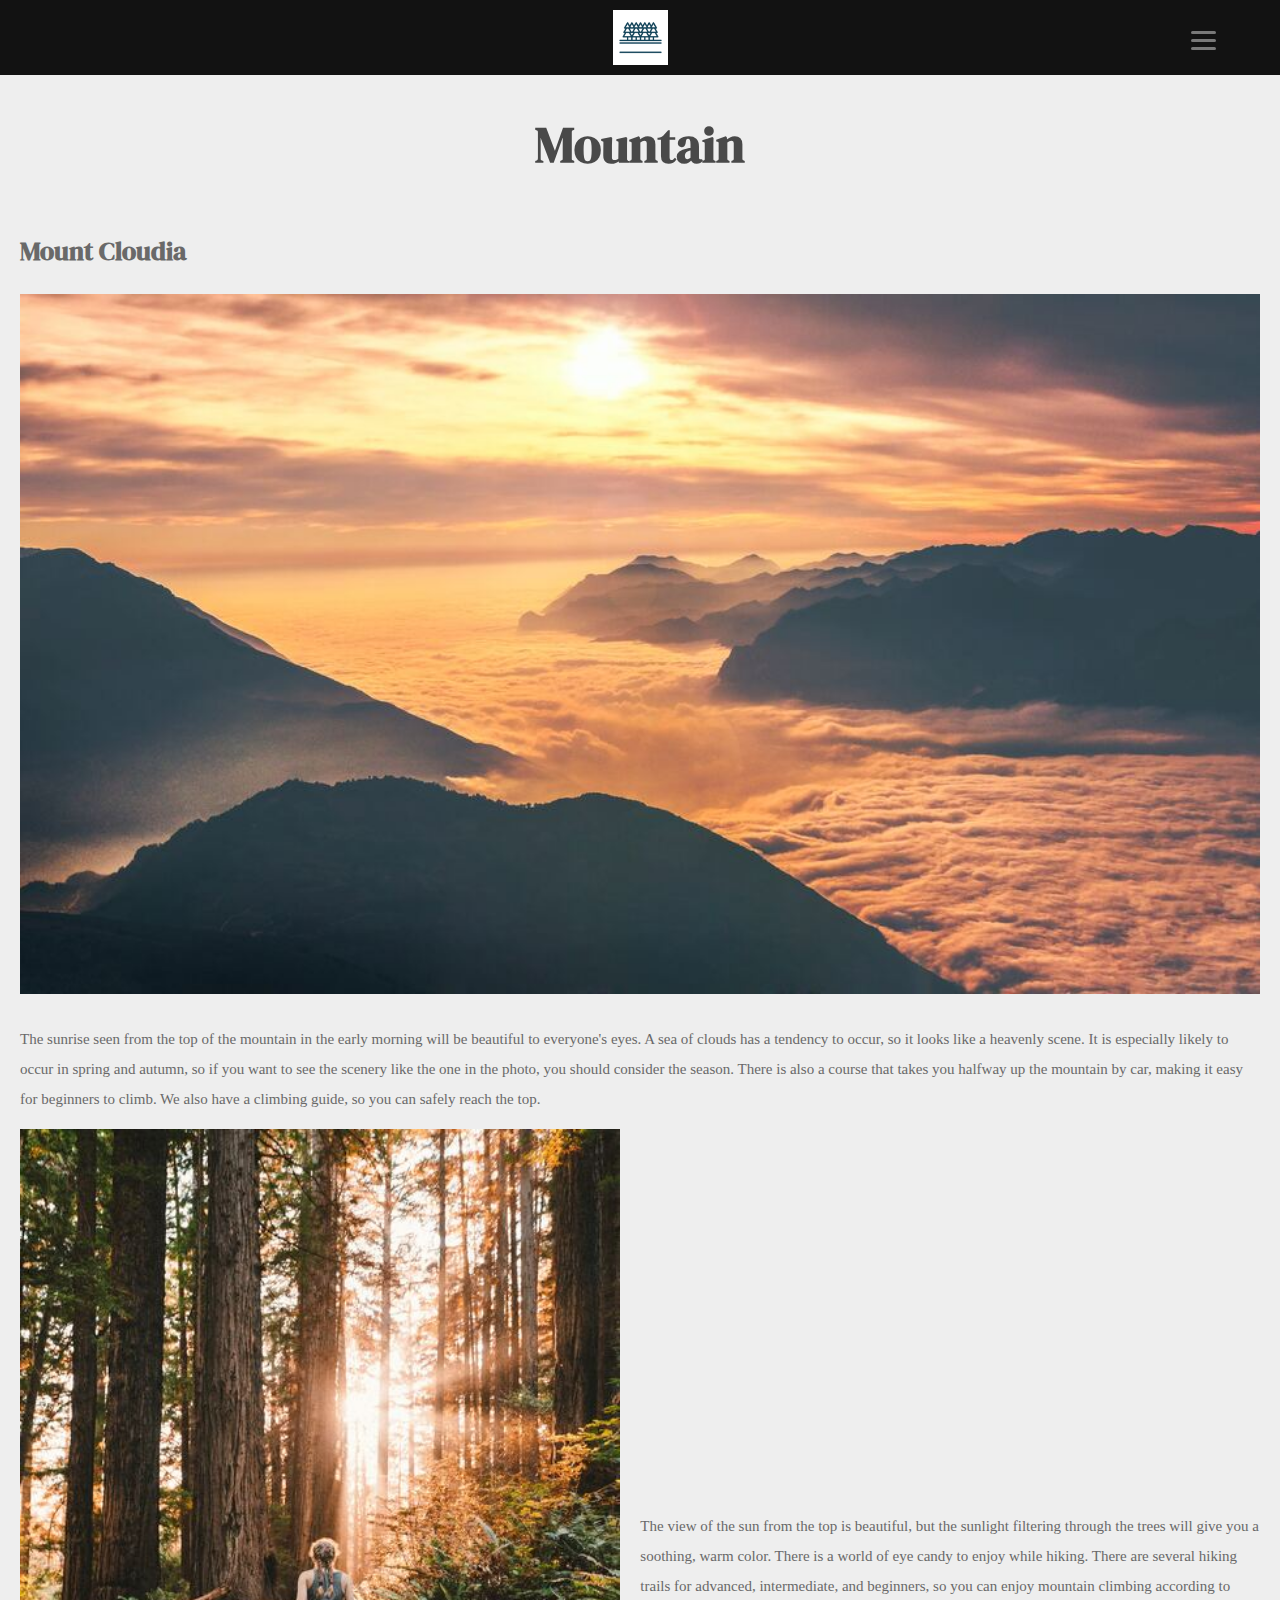
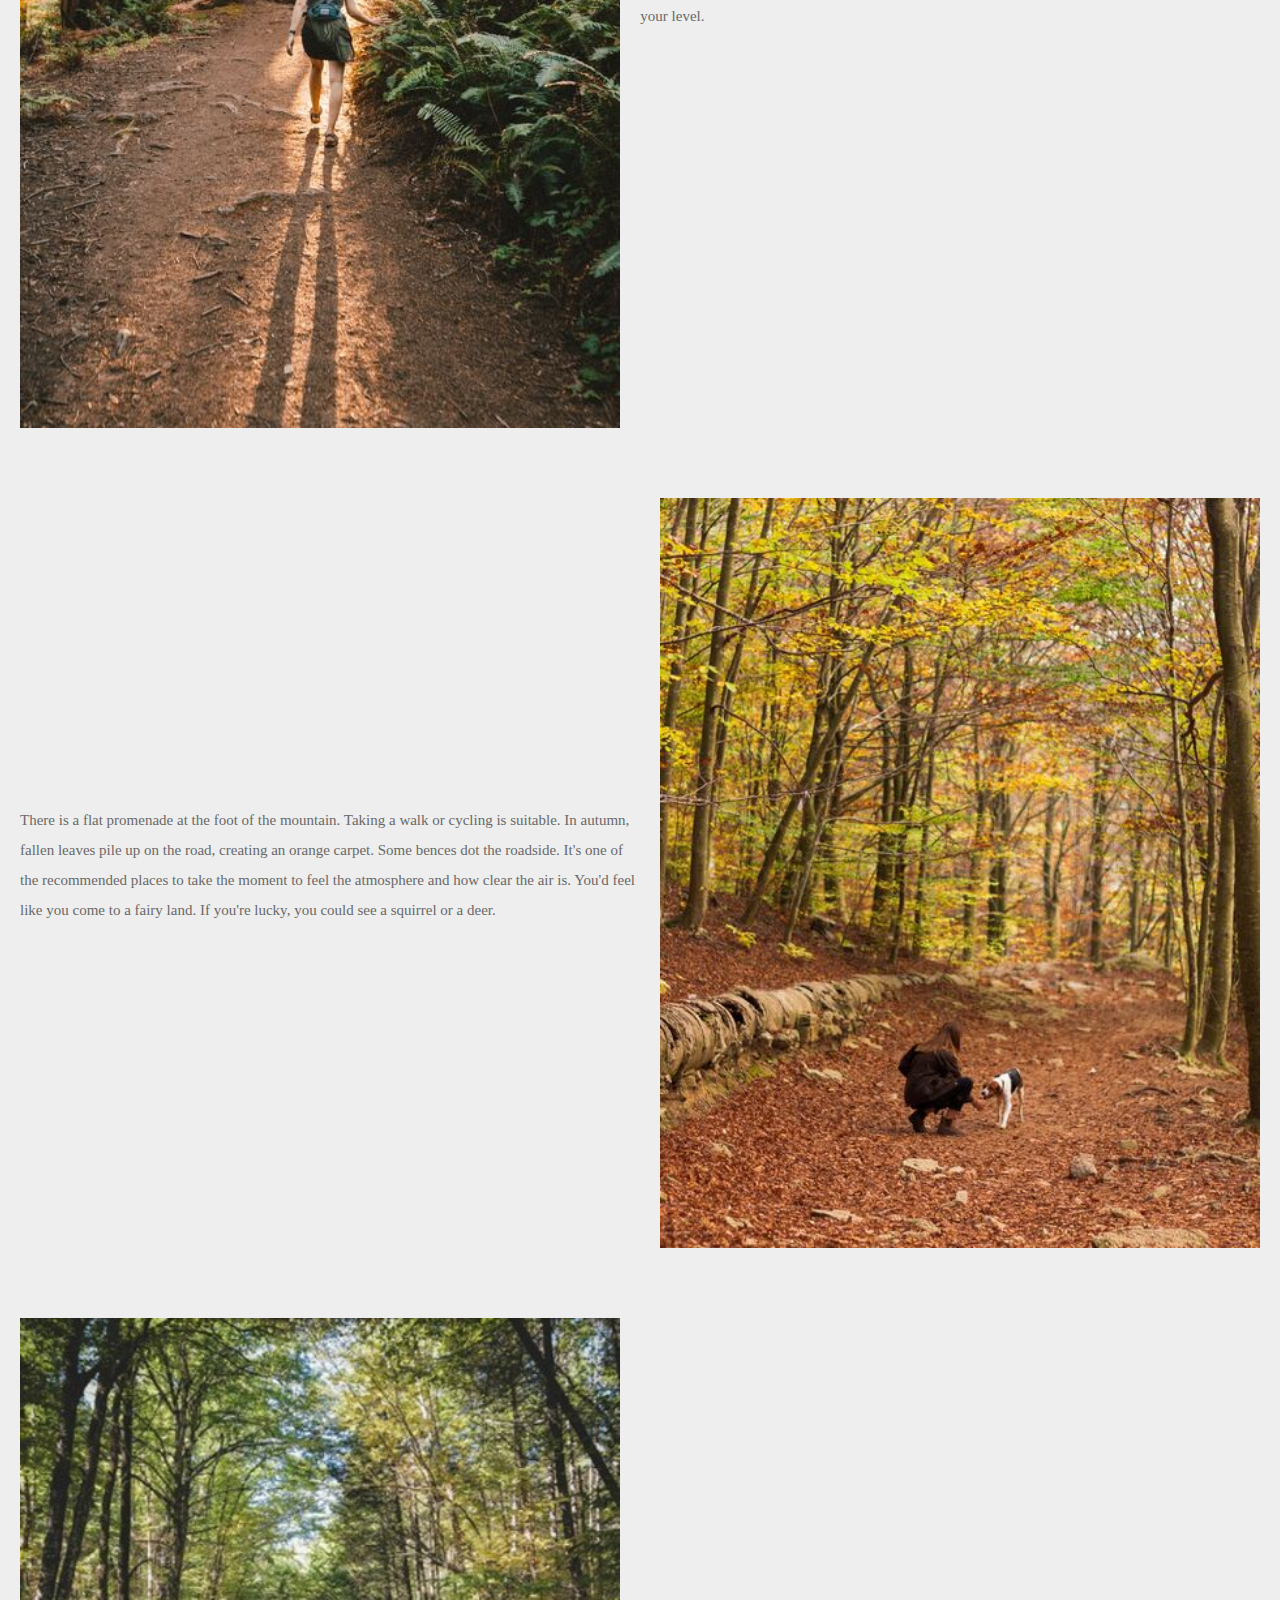
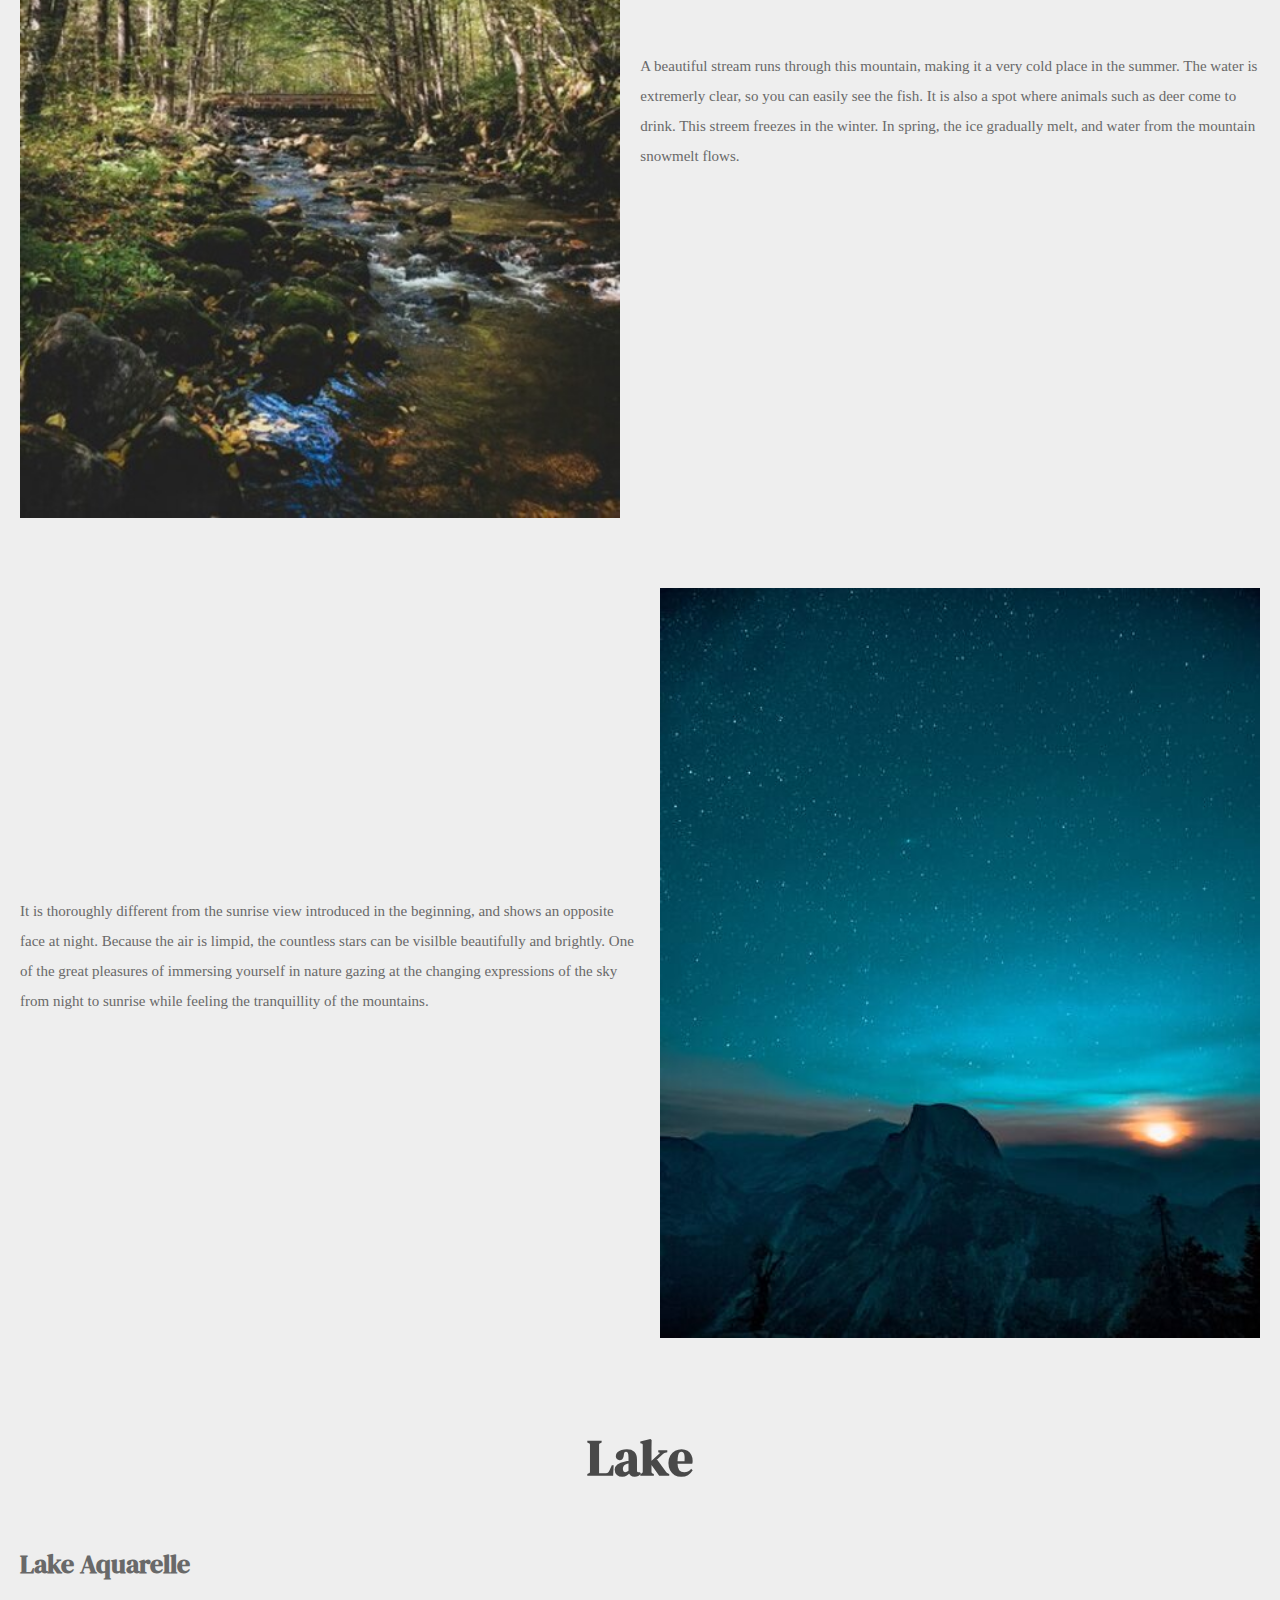
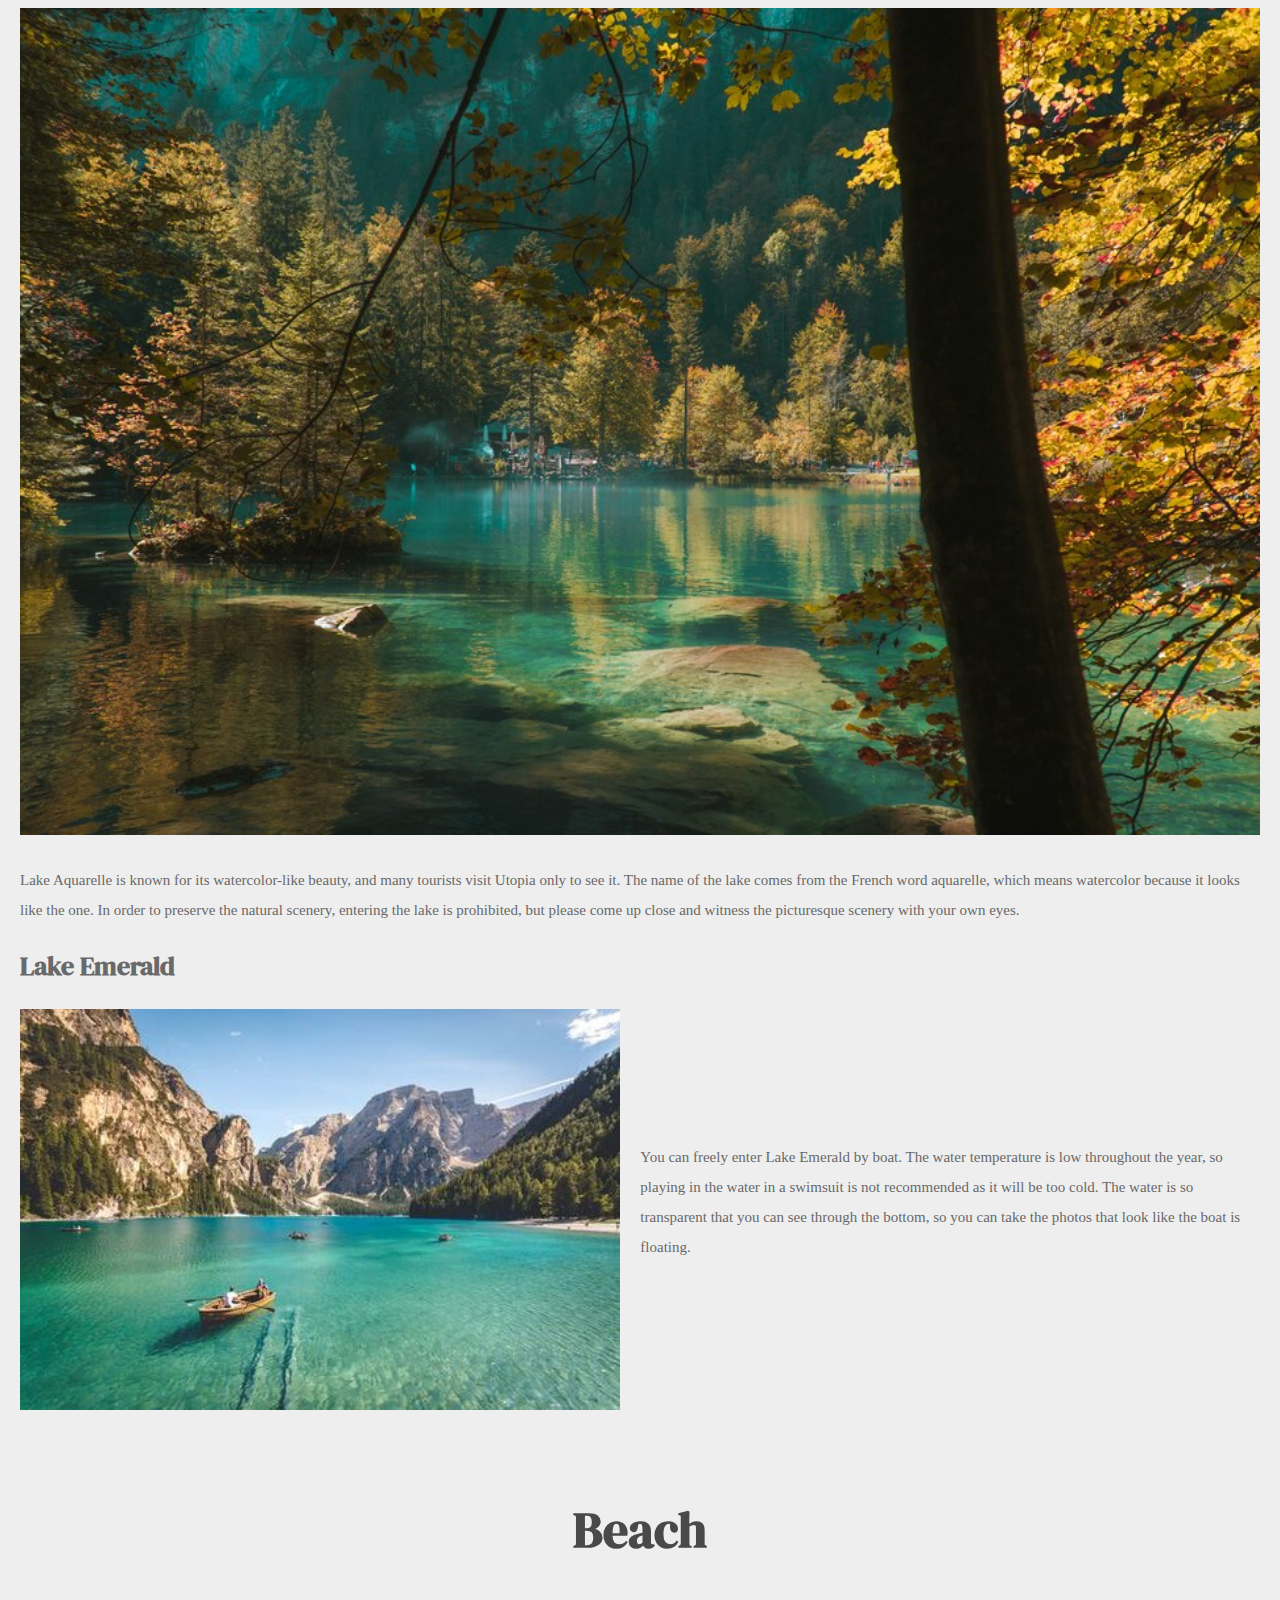
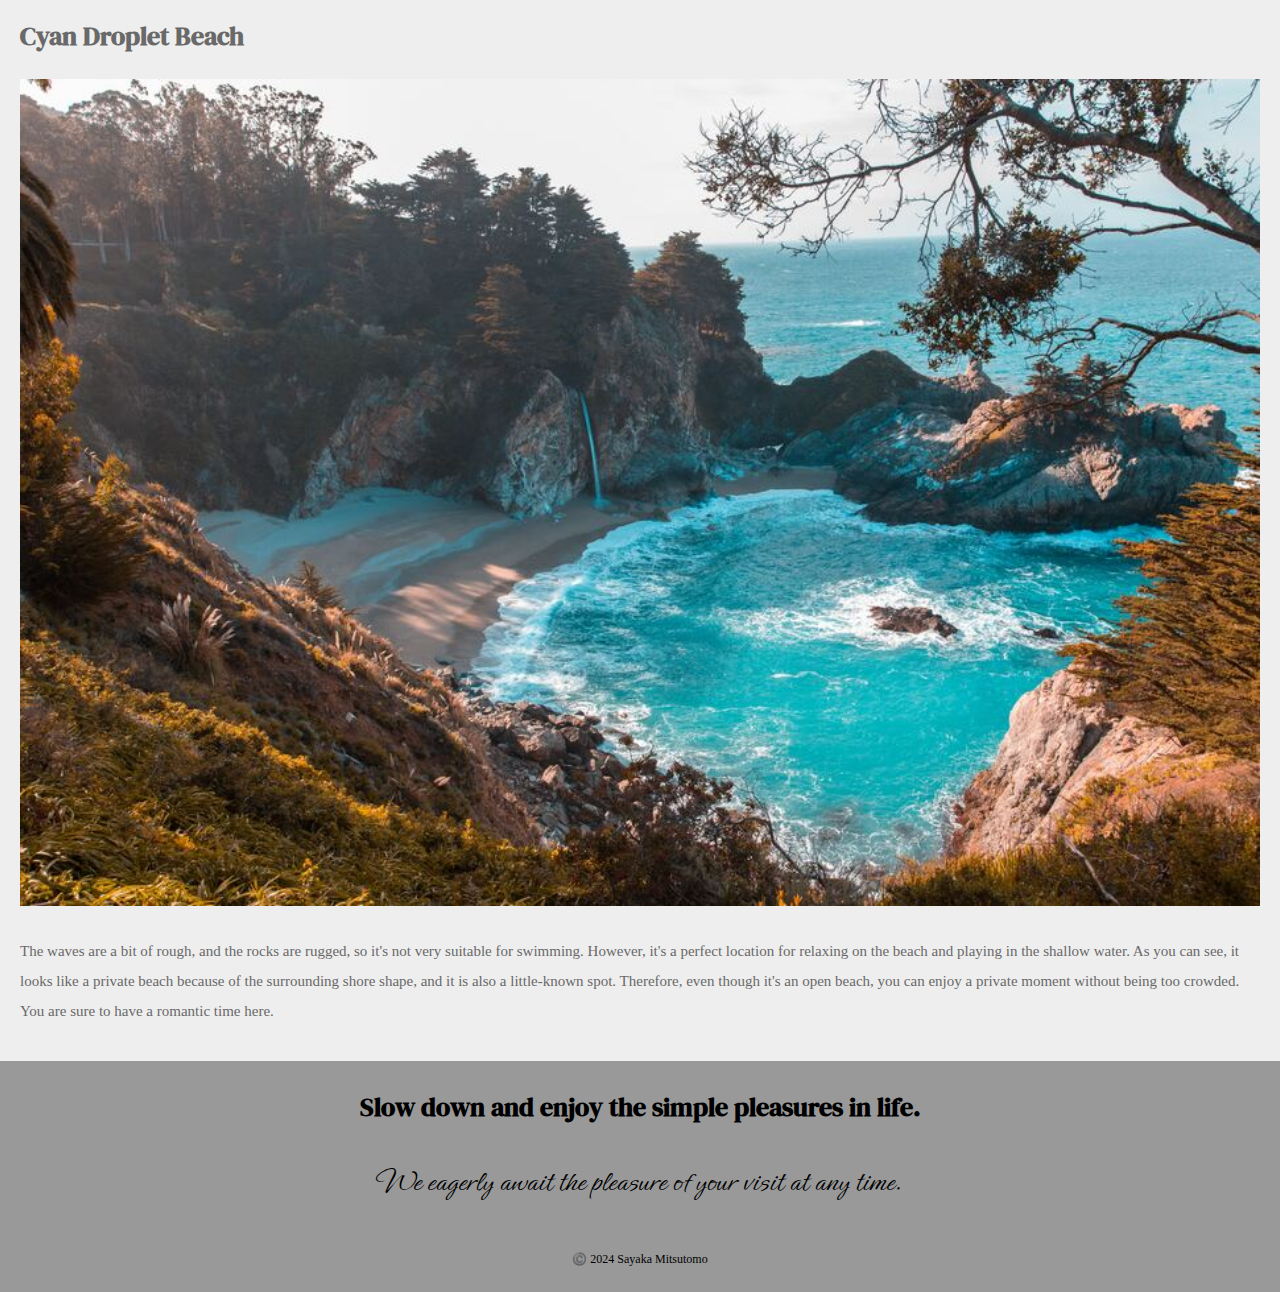
<file: touristspot.html>
<!DOCTYPE html>
<html lang="en">
<head>
    <meta charset="UTF-8">
    <meta name="viewport" content="width=device-width, initial-scale=1.0">
    <link rel="icon" href="favicon.png"> 
    <title>Tourist Spot | Utopia</title>
    <link href="/css/style.css" rel="stylesheet">
    <link rel="stylesheet" href="https://fonts.googleapis.com/css2?family=Material+Symbols+Outlined:opsz,wght,FILL,GRAD@20..48,100..700,0..1,-50..200" />
    <link rel="preconnect" href="https://fonts.googleapis.com">
    <link rel="preconnect" href="https://fonts.gstatic.com" crossorigin>
    <link href="https://fonts.googleapis.com/css2?family=DM+Serif+Display&family=Ephesis&display=swap" rel="stylesheet">
</head>
<body id="touristspot">
    <div class="parallel-menu">
        <div class="logos">
            <a href="index.html" class="logo"><img src="images/logo.png" alt="Logo"></a> 
            <div class="hamburger-menu-icon">
                <span></span>
                <span></span>
                <span></span>
            </div>
        </div>
        <nav class="parallel-nav">
            <ul>
                <li><a href="index.html">Home</a></li>
                <li><a href="touristspot.html">Toursit Spot</a></li>
                <li><a href="activity.html">Activity</a></li>
                <li><a href="cuisine.html">Cuisine</a></li>
                <li><a href="shopping.html">Shopping</a></li>
                <li><a href="accommodation.html">Accommodation</a></li>
                <li><a href="about.html">About / Contact</a></li>
                <li><a href="photos.html">Photograph</a></li>
            </ul>
        </nav>
    </div>
    <div id="content">
        <div id="main">
            <div class="matter">
                <h1 class="main-h1" id="mountain">Mountain</h1>
                <h1>Mount Cloudia</h1>
                <div class="vertical-format">
                    <img src="/images/SeaOfClouds.jpg" width="940px" alt="A sea of clouds">
                    <p>The sunrise seen from the top of the mountain in the early morning will be beautiful to everyone's eyes. A sea of clouds has a tendency to occur, so it looks like a heavenly scene. It is especially likely to occur in spring and autumn, so if you want to see the scenery like the one in the photo, you should consider the season. There is also a course that takes you halfway up the mountain by car, making it easy for beginners to climb. We also have a climbing guide, so you can safely reach the top. </p>
                </div>
                <div class="horizontal-format">
                    <img src="/images/Hiking.jpg" alt="Beautiful sunlight filtering through the foliage">
                    <p>The view of the sun from the top is beautiful, but the sunlight filtering through the trees will give you a soothing, warm color. There is a world of eye candy to enjoy while hiking. There are several hiking trails for advanced, intermediate, and beginners, so you can enjoy mountain climbing according to your level.</p>
                </div>
                <div class="horizontal-format-reverse" class="clearfix">
                    <p>There is a flat promenade at the foot of the mountain. Taking a walk or cycling is suitable. In autumn, fallen leaves pile up on the road, creating an orange carpet. Some bences dot the roadside. It's one of the recommended places to take the moment to feel the atmosphere and how clear the air is. You'd feel like you come to a fairy land. If you're lucky, you could see a squirrel or a deer.</p>
                    <img src="/images/Walk.jpg" alt="A promenade covered in fallen leaves">
                </div>
                <div class="horizontal-format">
                    <img src="/images/Brook.jpg" alt="A crystal clear stream">
                    <p>A beautiful stream runs through this mountain, making it a very cold place in the summer. The water is extremerly clear, so you can easily see the fish. It is also a spot where animals such as deer come to drink. This streem freezes in the winter. In spring, the ice gradually melt, and water from the mountain snowmelt flows.</p>
                </div>
                <div class="horizontal-format-reverse">
                    <p>It is thoroughly different from the sunrise view introduced in the beginning, and shows an opposite face at night. Because the air is limpid, the countless stars can be visilble beautifully and brightly. One of the great pleasures of immersing yourself in nature gazing at the changing expressions of the sky from night to sunrise while feeling the tranquillity of the mountains.</p>
                    <img src="/images/NightMountain.jpg" alt="A starry night sky above the mountains">
                </div>
                <h1 class="main-h1" id="lake">Lake</h1>
                <h1>Lake Aquarelle</h1>
                <div class="vertical-format">
                    <img src="/images/Lake2.jpg" alt="A lake looks like a watercolor painting">
                    <p>Lake Aquarelle is known for its watercolor-like beauty, and many tourists visit Utopia only to see it. The name of the lake comes from the French word aquarelle, which means watercolor because it looks like the one. In order to preserve the natural scenery, entering the lake is prohibited, but please come up close and witness the picturesque scenery with your own eyes.</p>
                </div>
                <h1>Lake Emerald</h1>
                <div class="horizontal-format">
                    <img src="/images/Lake3.jpg" alt="A lake surrounded by mountains">
                    <p>You can freely enter Lake Emerald by boat. The water temperature is low throughout the year, so playing in the water in a swimsuit is not recommended as it will be too cold. The water is so transparent that you can see through the bottom, so you can take the photos that look like the boat is floating.</p>
                </div>
                <h1 class="main-h1" id="beach">Beach</h1>
                <h1>Cyan Droplet Beach</h1>
                <div class="vertical-format">
                    <img src="/images/Beach.jpg" alt="A beach surrounded by a U-shape">
                    <p>The waves are a bit of rough, and the rocks are rugged, so it's not very suitable for swimming. However, it's a perfect location for relaxing on the beach and playing in the shallow water. As you can see, it looks like a private beach because of the surrounding shore shape, and it is also a little-known spot. Therefore, even though it's an open beach, you can enjoy a private moment without being too crowded. You are sure to have a romantic time here.</p>
                </div>
            </div>
            <div id="footer">
                <h1>Slow down and enjoy the simple pleasures in life.</h1>
                <p>We eagerly await the pleasure of your visit at any time.</p>
                <small>©️ 2024 Sayaka Mitsutomo</small>
            </div>
        </div>
        <div id="vertical-menu">
            <div class="logo">
                <a href="index.html"><img src="images/logo.png" alt="Logo"></a> 
            </div>
            <aside class="vertical-menu-inner">
                <ul>
                    <div class="menu-bar">
                        <li><a href="index.html">
                            <span class="material-symbols-outlined">home</span>
                            <span class="icon-text">Home</span></a></li>
                    </div>
                    <div class="dropdown">
                        <div class="menu-bar">
                            <li><a href="touristspot.html">
                                <span class="material-symbols-outlined">flag</span>
                                <span class="icon-text">Tourist Spot</span>
                                <span class="material-symbols-outlined arrow">chevron_right</span></a></li>
                        </div>
                        <ul class="dropdown-menu">
                            <li><a href="touristspot.html#mountain">Mountain</a></li>
                            <li><a href="touristspot.html#lake">Lake</a></li>
                            <li><a href="touristspot.html#beach">Beach</a></li>
                        </ul>
                    </div>
                    <div class="dropdown">
                        <div class="menu-bar">
                            <li><a href="activity.html">
                                <span class="material-symbols-outlined">directions_run</span>
                                <span class="icon-text">Activity</span>
                                <span class="material-symbols-outlined arrow">chevron_right</span></a></li>
                        </div>
                        <ul class="dropdown-menu">
                            <li><a href="activity.html#bike">Bike</a></li>
                            <li><a href="activity.html#off-roading">Off-Roading</a></li>
                            <li><a href="activity.html#boat">Boat</a></li>
                            <li><a href="activity.html#cooking">Cooking</a></li>
                        </ul>
                    </div>
                    <div class="menu-bar">
                        <li><a href="cuisine.html">
                            <span class="material-symbols-outlined">restaurant</span>
                            <span class="icon-text">Cuisine</span></a></li>
                    </div>
                    <div class="dropdown">
                        <div class="menu-bar">
                            <li><a href="shopping.html">
                                <span class="material-symbols-outlined">local_mall</span>
                                <span class="icon-text">Shopping</span>
                                <span class="material-symbols-outlined arrow">chevron_right</span></a></li>
                        </div>
                        <ul class="dropdown-menu">
                            <li><a href="shopping.html#farmersmarket">Farmer's Market</a></li>
                            <li><a href="shopping.html#souvenirshop">Souvenir Shop</a></li>
                        </ul>
                    </div>
                    <div class="menu-bar">
                        <li><a href="accommodation.html">
                            <span class="material-symbols-outlined">bed</span>
                            <span class="icon-text">Accommodation</span></a></li>
                        </div>
                    <div class="menu-bar">
                        <li><a href="about.html">
                            <span class="material-symbols-outlined">star</span>
                            <span class="icon-text">About / Contact</span></a></li>
                    </div>
                </ul>
            </aside>
            <a href="photos.html"><span class="material-symbols-outlined" id="grid-icon">grid_view</span></a>
        </div>
    </div>
    <script src="/js/utopia.js"></script>
</body>
</html>
</file>
<file: css/style.css>
@charset "utf-8";

html {
    scroll-behavior: smooth;
}

body {
    margin: 0;
    padding: 0;
    height: 100%;
    width: 100%;
    background: #ffffff;
    color: #696969;
    font-size: 15px;
    line-height: 2;
    display: flex;
    align-items: flex-start;
    flex-direction: column;
    overflow-x: hidden;
}

p, h1, h2, h3, h4, h5, h6 {
    margin-top: 0;
}

img {
    vertical-align: bottom;
}

ul {
    margin: 0;
    padding: 0;
    list-style: none;
}

a {
    color: #ffffff;
}

#footer {
    width: 100%;
    height: 250px;
    text-align: center;
    padding: 20px;
    background-color: #999999;
    color: #000000;
    box-sizing: border-box;
}

#footer h1 {
    font-family: 'DM Serif Display';
}

#footer p {
    font-family: 'Ephesis';
    font-size: 32px;
}

#footer small {
    font-size: 12px;
}

#content {
    display: flex;
    flex: 1;
    width: 100%;
    position: relative;
    background: #eeeeee;
}

#main {
    margin-left: 290px;
    width: 100%;
    height: 90%;
    position: relative;
    z-index: 1;
}

.parallel-menu {
    display: none;
}

#vertical-menu {
    background-color: #121212;
    color: #797979;
    width: 290px;
    height: 100%;
    position: fixed;
    padding: 32px 24px 38px 32px;
    box-sizing: border-box;
    z-index: 2;
}

.logo img {
    width: 80px;
    height: 87px;
    margin-bottom: 40px;
}

.menu-bar {
    width: 258px;
    height: 50px;
}

.material-symbols-outlined {
    font-size: 13px;
    margin-right: 16px;
    vertical-align: middle;
}

.icon-text {
    font-size: 13px;
}

.vertical-menu-inner li {
    position: relative;
}

.vertical-menu-inner a {
    color: #797979;
    display: block;
    text-decoration: none;
    transition: all .3s;
    height: 50px;
    width: 258px; 
    padding-top: 10px;
}

.vertical-menu-inner a:hover {
    color: #ffffff;
    background: #000000;
}

.vertical-menu-inner .dropdown {
    position: relative;
    display: inline-block;
}

.vertical-menu-inner .dropdown-menu {
    display: none;
    position: absolute;
    left: 100%;
    top: 0;
    padding-left: 20px;
    background-color: #121212;
}

.arrow {
    position: absolute;
    left: 85%;
    padding-top: 6px;
}

#grid-icon {
    font-size: 40px;
    color: #797979;
    margin: 35px 85px 0 85px;
}

#grid-icon:hover {
    color: #ffffff;
}

.slideshow {
    position: relative; 
    overflow: hidden;
    width: 100%;
    height: 100vh;
}

.slide.active, .slide {
    position: absolute;
    width: 100%;
    /* height: 633px; */
    height: 100vh;
    opacity: 0;
    transition: opacity 1s ease-in-out;
    overflow: hidden;
}

.slide.active {
    opacity: 1;
}

.slideshow img {
    width: 100%;
    height: 100%;
}

#slide-text {
    position: absolute;
    top: 65%;
    left: 100%; 
    transform: translate(-50%, -50%);
    text-align: center;
    line-height: 1;
    color: #ffffff;
    width: 100%;
    height: 50%;
    animation: slideTextAnimation 6350ms ease-in-out infinite;
    opacity: 0;
}

@keyframes slideTextAnimation {
    0% {
        opacity: 0;
        left: 100%;
    }

    15%, 35%, 50%, 65%, 85% {
        opacity: 1;
        left: 50%;
    }

    100% {
        opacity: 0;
        left: -100%;
    }
}

#slide-text h1 {
    font-size: 60px;
    font-family: 'DM Serif Display';
}

#slide-text p {
    font-size: 40px;
    font-family: 'Ephesis';
}

.scrolldown {
    position: absolute;
    top: 490px;
    right: 440px;
    animation: mousemove 1.6s ease-in-out infinite;
    height: 100px;
    width: 100px;
}

@keyframes mousemove {
    0%{top: 480px;}
    50%{top: 485px;}
    100%{top: 480px;}
}

.scrolldown span {
    position: absolute;
    left: 30px;
    text-align: center;
    color: #ffffff;
    font-size: 10px;
    letter-spacing: 2px;
}

.scrolldown span::after {
    content: "";
    position: absolute;
    top: 10px;
    left: 20px;
    width: 1px;
    height: 15px;
    background: #ffffff;
    animation: mousepathmove 1.4s linear infinite;
    opacity: 0;
}

@keyframes mousepathmove {
    0% {
        height: 0;
        top: 10px;
        opacity: 0;
    }

    50% {
        height: 15px;
        opacity: 1;
    }

    100% {
        height: 0;
        top: 30px;
        opacity: 0;
    }
}

.scrolldown::before {
    content: "";
    position: absolute;
    bottom: 20px;
    left: 37px;
    width: 25px;
    height: 37px;
    border-radius: 10px;
    border: 1px solid #ffffff;
}

.scrolldown:after {
    content: "";
    position: absolute;
    bottom: 48px;
    left: 47px;
    width: 5px;
    height: 5px;
    border-radius: 50%;
    border: 1px solid #ffffff;
}

.matter {
    position: relative;
    /* width: 980px; */
    padding: 20px;
    box-sizing: border-box;
}

.main-h1 {
    color: #494949;
    font-size: 50px;
    text-align: center;
    margin-bottom: 30px;
}

.matter h1 {
    font-family: 'DM Serif Display';
}


#matter-grid {
    margin-top: 100px;
}

#matter-grid ul {
    display: flex;
    flex-wrap: wrap;
    justify-content: space-between;
}

#matter-grid li {
    list-style: none;
    margin-bottom: 30px;
    box-sizing: border-box;
}

#matter-grid li:nth-child(3n) {
    margin-right: 0;
}

.image-link {
    display: inline-block;
    position: relative;
    text-decoration: none;
    overflow: hidden;
}

.image-container {
    width: 290px;
    height: 300px;
    overflow: hidden;
    position: relative;
}

.image-link img {
    width: 100%;
    height: 100%;
    transition: transform 0.3s;
}

.image-link:hover img {
    transform: scale(1.1);
} 

.grid-text {
    position: absolute;
    top: 0;
    left: 0;
    width: 100%;
    height: 100%;
    display: flex;
    flex-direction: column;
    justify-content: flex-end; 
    align-items: center; 
    transition: opacity 0.3s;
}

.image-link:hover .grid-text {
    background: rgba(0, 0, 0, 0.5);
}

.grid-text p {
    font-size: 20px;
}

.image-caption {
    width: 290px;
    height: 200px;
    text-align: center;
    margin-top: 20px;
}

.vertical-format,
.horizontal-format,
.horizontal-format-reverse {
    margin-bottom: 70px;
}

.vertical-format {
    width: fit-content;
    margin: auto;
}

.vertical-format img {
    width: 100%;
    margin: 0 auto 30px auto;
    display: block;
}

.vertical-format p {
    width: 640px;
}

.horizontal-format,
.horizontal-format-reverse  {
    display: flex;
    flex-direction: row;
    justify-content: space-between;
}

.horizontal-format img,
.horizontal-format-reverse img {
    width: 40%;
    height: 575px;
}

.horizontal-format p,
.horizontal-format-reverse p {
    width: 640px;
    display: flex;
    align-items: center;
}

.horizontal-format p {
    margin-left: 20px;
}

.horizontal-format-reverse p {
    margin-right: 20px;
}

.info {
    background-color: #a3d6cc;
    color: #000000;
    text-align: center;
    padding: 20px;
    margin-bottom: 50px;
}

.info p {
    width: fit-content;
    margin: auto;
}

.flex-box {
    display: flex;
    flex-direction: row;
}

.flex-box p {
    text-decoration: underline;
    font-size: 18px;
}

.items {
    margin: auto;
}

.items li::before {
    list-style: disc;
    content: "・";
    margin-right: 5px;
}

.aligned-photos img {
    margin-right: 15px;
}

.aligned-photos img:last-child {
    margin-right: 0;
}

.aligned-photos {
    display: flex;
    flex-direction: row;
    flex-wrap: wrap;
    /* margin-bottom: 30px; */
    margin: 0 auto 30px auto;
    width: fit-content;
}

.swiper-container {
    width: 75vw;
    height: 20%;
    overflow: hidden;
}

.swiper-slide img {
    width: 100%;
    object-fit: cover;
}

.thumbs-container {
    width: 100%;
    height: 100%;
    margin-top: 10px;
    overflow: hidden;
}

.thumbs-container .thumb-slide {
    width: 110px;
    height: 80px;
    margin-right: 8px;
    opacity: 0.7;
    cursor: pointer;
    pointer-events: auto;
}

.thumbs-container .thumb-slide:nth-child(8n) {
    margin-right: 0;
}

.thumbs-container .thumb-slide img {
    width: 100%;
    height: 100%;
    object-fit: cover;
}

.thumbs-container .thumb-slide.active {
    opacity: 1;
}

#accommodation .swiper-button-prev,
#accommodation .swiper-button-next {
    top: 30%;
    margin: 8%;
}

#accommodation .swiper-button-prev:after,
#accommodation .swiper-button-next:after {
    font-size: 50px;
}

#accommodation .matter p {
    width: 640px;
    margin-top: 50px;
}

.mayor {
    display: flex;
    flex-direction: row;
    margin-top: 50px;
    margin-bottom: 30px;
    justify-content: space-between;
}

.mayor p {
    display: flex;
    max-width: 65%;
    align-items: center;
    text-align: justify;
}

.mayor img {
    width: 30%;
}

.mayor #title{
    display: contents;
    font-weight: bold;
}

.mayor #name {
    display: contents;
    font-family: 'Ephesis';
    font-size: 45px;
}

.contact-form p {
    text-align: center;
}

input,
textarea {
    font-family: 'Lato', sans-serif;
    font-size: 2vh;
    width: 90%;
    max-width: 470px;
    padding: 15px;
    background: transparent;
    outline: none;
    border: solid 1px #b3aca7;
    border-bottom: none;
    vertical-align: top;
    transition: all 0.3s ease-in-out;
}

input:hover::placeholder,
textarea:hover::placeholder {
    color: #e2dedb;
}

#form {
    width: 100%;
    max-width: 470px;
    margin: 50px auto 100px auto;
}

input:hover,
textarea:hover {
    background: #999;
}

textarea {
    height: 150px;
    max-height: 150px;
}

#submit {
    width: 97%;
    height: 40px;
    padding: 15px;
    color: #696969;
    outline: none;
    cursor: pointer;
    border: solid 1px #b3aca7;
    box-sizing: border-box;
}

#submit:hover {
    color: #e2dedb;
    border-top: none;
}

.sort-btn {
    display: flex;
    justify-content: center;
    flex-wrap: wrap;
    padding: 50px 20px;
}

.sort-btn li {
    list-style: none;
    border-radius: 10px;
    cursor: pointer;
    padding: 10px;
    margin: 0 10px;
}

.sort-btn li.active {
    background: #ccc;
}

.grid {
    position: relative;
}

.item {
    display: block;
    position: absolute;
    list-style: none;
    width: 33%;
}

.item-content {
    position: relative;
    width: 100%;
    height: 100%;
}

.grid img {
    width: 100%;
    height: auto;
    vertical-align: bottom;
}

@media screen and (max-width: 1300px) { 

body {
    font-size: 13px;
}

body.mainblur {
    overflow: hidden;
}

a {
    text-decoration: none;
}

p {
    font-size: 15px;
}

#content {
    margin: 0 auto;
    width: 100%;
}

#top,
#bottom {
    display: none;
}

#main {
    margin: 0 auto;
    width: 100%;
}

#footer {
    width: 100%;
    height: auto;
}

#vertical-menu {
    display: none;
}

.mainblur {
    filter: blur(8px);
}

.parallel-menu {
    display: block;
    background-color: #121212;
    z-index: 10;
    width: 100%;
    height: 75px;
}

.logos {
    position: relative;
    text-align: center;
}

.parallel-nav {
    position: fixed;
    visibility: hidden;
    z-index: -1;
    opacity: 0;
    top: 0; 
    width: 100%;
    height: 100vh;
    transform: translateX(0);
    background:rgba(255,255,255,0.3);
    transition: all 0.3s;
}

.parallel-nav.panelactive {
    visibility: visible;
    opacity: 1;
    z-index: 999;
}

.parallel-nav ul {
    position: absolute;
    padding: 0;
    z-index: 999;
    top: 50%;
    left: 50%;
    transform: translate(-50%, -50%);
}

.parallel-nav li {
    list-style: none;
    text-align: center;
}

.parallel-nav li a {
    color: #000000;
    padding: 10px;
    font-size: 20px;
    display: block;
    letter-spacing: 0.1em;
    font-weight: bold;
}

.parallel-nav li a:hover {
    color: #696969;
}

.hamburger-menu-icon {
    display: inline-block;
    z-index: 9999; 
    cursor: pointer;
    font-size: 30px;
    width: 50px;
    height: 50px;
    position: fixed;
    right: 5%;
}

.hamburger-menu-icon span {
    display: inline-block;
    width: 25px;
    height: 3px;
    background-color: #797979;
    margin: 6px 0;
    transition: 0.3s;
    border-radius: 2px;
    position: fixed;
}

.hamburger-menu-icon span:nth-child(1) {
    top: 25px;
}

.hamburger-menu-icon span:nth-child(2) {
    top: 33px;
}

.hamburger-menu-icon span:nth-child(3) {
    top: 41px;
}

.hamburger-menu-icon.active span:nth-child(1) {
    top: 28px;
    transform: translateY(6px) rotate(-45deg);
    background-color: #494949;
}

.hamburger-menu-icon.active span:nth-child(2) {
    opacity: 0;
}

.hamburger-menu-icon.active span:nth-child(3) {
    top: 40px;
    transform: translateY(-6px) rotate(45deg);
    background-color: #494949;
}

.parallel-menu .logo img {
    display: inline-block;
    width: 55px;
    height: 55px;
    margin-top: 10px;
}

.scrolldown {
   position: absolute;
   left: 40%;
}

.matter {
    width: auto;
}

.slideshow img {
    height: 100%;
}

#matter-grid li {   
    margin: 0 auto;
}

#matter-grid li:nth-child(3n) {
    margin: auto;
}

.vertical-format p {
    width: auto;
}

.horizontal-format img,
.horizontal-format-reverse img {
    width: 50%;
    height: 80%;
}

.aligned-photos {
    display: flex;
    flex-wrap: wrap;
}

.aligned-photos img {
    display: block;
    margin: 0 auto 10px auto;
}

.aligned-photos img:last-child {
    margin: auto;
}

#accommodation .matter p {
    width: auto;
}

.swiper-container {
    width: 100%;
}

.mayor {
    flex-direction: column;
}

.mayor p {
    margin: auto;
    max-width: 85%;
}

.mayor img {
    margin: auto;
    width: 80%;
    height: 50%;
}

@media screen and (max-width: 768px) {

.horizontal-format,
.horizontal-format-reverse {
    flex-direction: column;
}

.horizontal-format img, 
.horizontal-format-reverse img {
    width: 90vw;
}

.horizontal-format p, 
.horizontal-format-reverse p {
    width: fit-content;
    margin: auto;
}

.flex-box {
    flex-direction: column;
}

#submit {
    width: 100%;
}

}

}
</file>
